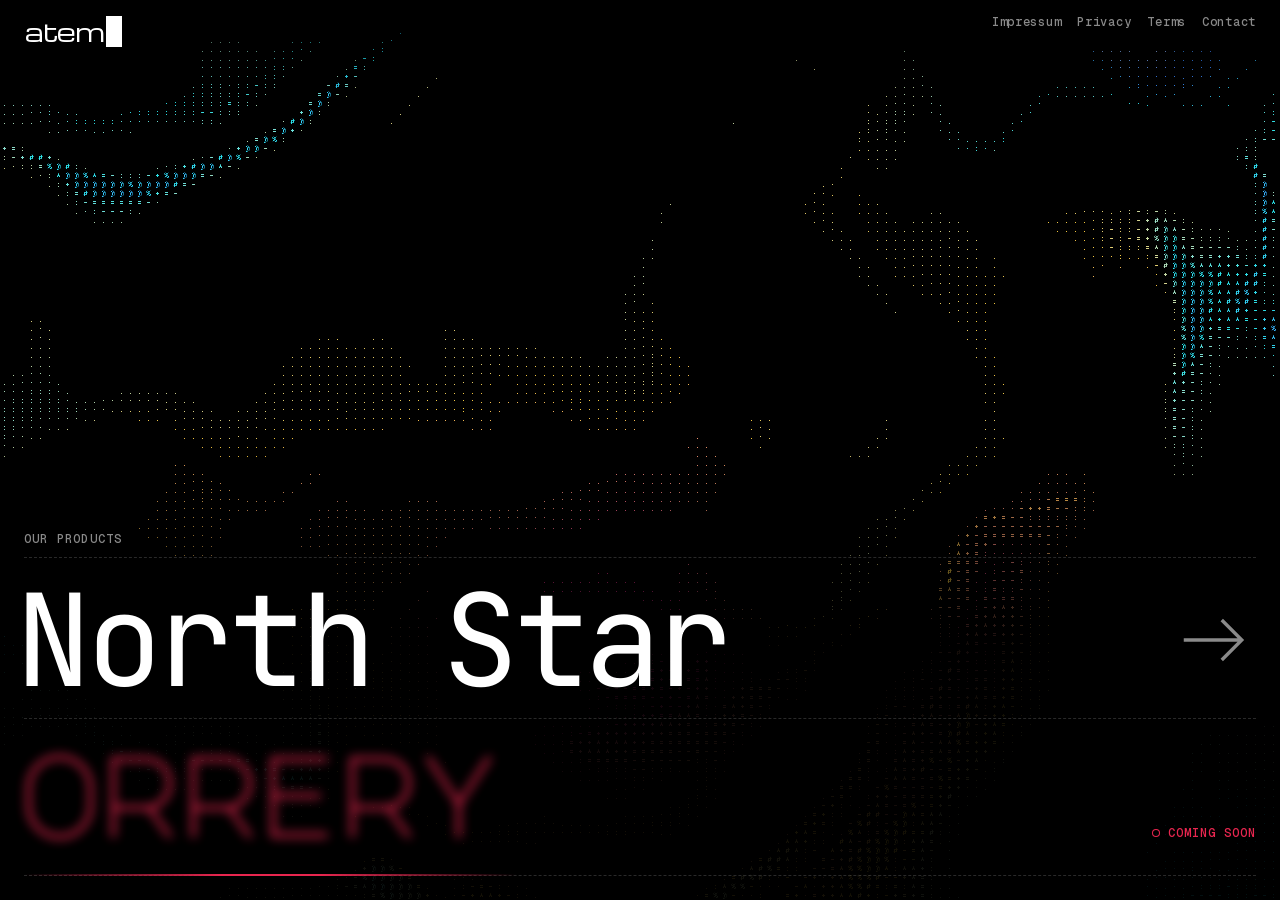
<file: index.html>
<!DOCTYPE html>
<html lang="en">
<head>
<meta charset="utf-8">
<meta name="viewport" content="width=device-width, initial-scale=1">
<title>ATEM</title>
<meta name="description" content="ATEM: North Star, and Orrery, the context layer for AI.">
<meta name="theme-color" content="#000000">
<meta property="og:title" content="ATEM">
<meta property="og:description" content="North Star, and Orrery, the context layer for AI.">
<meta property="og:url" content="https://atem-lab.com/">
<meta property="og:type" content="website">
<meta property="og:image" content="https://atem-lab.com/og.png">
<meta property="og:image:width" content="1200">
<meta property="og:image:height" content="630">
<meta name="twitter:card" content="summary_large_image">
<link rel="icon" href="/favicon.ico?v=3" sizes="32x32">
<link rel="icon" href="/favicon.svg?v=3" type="image/svg+xml">
<link rel="apple-touch-icon" href="/apple-touch-icon.png?v=3">
<link rel="manifest" href="/site.webmanifest">
<link rel="preload" href="/kit/fonts/michroma.woff2" as="font" type="font/woff2" crossorigin>
<link rel="preload" href="/kit/fonts/geist-mono.woff2" as="font" type="font/woff2" crossorigin>
<link rel="preload" href="/kit/fonts/jetbrains-mono.woff2" as="font" type="font/woff2" crossorigin>
<link rel="preload" href="/kit/fonts/inter.woff2" as="font" type="font/woff2" crossorigin>
<style>
  /* JetBrains Mono and Inter (SIL OFL 1.1, kit/fonts/LICENSE-*.txt), self-hosted, North Star's two faces. */
  @font-face { font-family: 'JetBrains Mono'; src: url('/kit/fonts/jetbrains-mono.woff2') format('woff2'); font-weight: 100 800; font-display: swap; }
  @font-face { font-family: 'Inter'; src: url('/kit/fonts/inter.woff2') format('woff2'); font-weight: 100 900; font-display: swap; }
  /* Major Mono Display (SIL OFL 1.1, fonts/LICENSE-MajorMonoDisplay.txt): Orrery's name. */
  @font-face { font-family: 'Major Mono Display'; src: url('/kit/fonts/major-mono-display.woff2') format('woff2'); font-display: swap; }
  /* Michroma (SIL OFL 1.1, fonts/LICENSE-Michroma.txt): the name. */
  @font-face { font-family: 'Michroma'; src: url('/kit/fonts/michroma.woff2') format('woff2'); font-display: swap; }
  /* Geist Mono (SIL OFL 1.1, fonts/LICENSE-GeistMono.txt): the small labels around it. */
  @font-face { font-family: 'Geist Mono'; src: url('/kit/fonts/geist-mono.woff2') format('woff2'); font-weight: 500; font-display: swap; }
  :root {
    --fg: #e6e6e6; --dim: #8a8a8a; --strong: #fff; --line: rgba(255, 255, 255, 0.16);
    --cyan: #2de2e6; --magenta: #ff3d9a; --orrery: #e8264f;
    --mono: 'JetBrains Mono', ui-monospace, Menlo, monospace;
    --sans: 'Inter', system-ui, sans-serif;
    --ease: cubic-bezier(0.16, 1, 0.3, 1);
    --ease-move: cubic-bezier(0.33, 1, 0.68, 1);
  }
  html, body { margin: 0; min-height: 100%; background: #000; color: var(--fg); font-family: var(--sans); -webkit-font-smoothing: antialiased; }
  body { overflow-x: hidden; }
  canvas.field { position: fixed; inset: 0; width: 100%; height: 100%; display: block; }

  /* A lab's index: the products are the page, in rows as big as a title. Pointing at one turns the whole field to its
     colour (North Star cyan, Orrery red) and opens its row. */
  .page { position: relative; z-index: 1; min-height: 100svh; box-sizing: border-box; display: flex; flex-direction: column; padding: 16px 24px 24px; }
  header { display: flex; align-items: flex-start; justify-content: space-between; gap: 24px; }
  /* The name is a prompt: atem and a block cursor. An open row types a slash and its product, in that product's own
     face and colour; atem steps back. */
  h1 { flex: none; margin: 0; display: flex; align-items: baseline; font: 500 clamp(24px, 2.37vw, 45px)/1 var(--mono); color: var(--strong); white-space: nowrap; }
  /* Keeps the line's height and baseline while nothing is typed yet. */
  .lab::before { content: ''; display: inline-block; }
  .caret { position: relative; width: 0.6em; height: 0; margin-left: 0.06em; }
  .caret::before { content: ''; position: absolute; left: 0; top: -0.86em; width: 0.52em; height: 1.04em; background: var(--tone, var(--strong)); animation: blink 1.1s infinite; }
  h1[data-typing] .caret::before { animation: none; }
  @keyframes blink { 0%, 54.9% { opacity: 1; } 55%, 100% { opacity: 0; } }
  .lab { font: 400 0.82em/1.22 'Michroma', var(--sans); letter-spacing: -0.04em; transition: color 120ms; }
  .slash { position: relative; width: 0.56em; height: 0; }
  .slash::before { content: ''; position: absolute; left: calc(50% - 0.05em); top: -0.893em; width: 0.1em; height: 1.045em; background: var(--tone, var(--strong)); transform: rotate(16deg); transition: background-color 120ms; }
  h1:not([data-of]) .slash { display: none; }
  h1[data-of] .lab { color: var(--dim); }
  h1[data-of=ns] { --tone: var(--cyan); }
  h1[data-of=g] { --tone: var(--orrery); }
  /* No line of their own (line height 0): the products' faces sit on atem's baseline and never move it. */
  .of { white-space: pre; color: var(--tone); }
  h1[data-of=ns] .of { font: 400 1em/0 var(--mono); letter-spacing: -0.045em; }
  h1[data-of=g] .of { font: 400 0.9em/0 'Major Mono Display', var(--mono); letter-spacing: 0; text-transform: lowercase; }
  main { flex: 1; display: flex; flex-direction: column; justify-content: flex-end; }
  /* The rows' contents sit a little in from the page's edge, on the same edge as the name ATEM's ink (measured below);
     their lines and the label run to the page's edge. */
  .rows { position: relative; --inset: 0px; }
  /* The glyphs never run under words: a black shade rising from the foot behind the rows. */
  .rows::before {
    content: ''; position: absolute; inset: -96px -24px -24px; z-index: -1; pointer-events: none;
    background: linear-gradient(to top, rgba(0, 0, 0, 0.92) 55%, rgba(0, 0, 0, 0));
  }
  .label { margin: 0 0 12px; font: 500 12px/1 'Geist Mono', var(--mono); letter-spacing: 0.1em; text-transform: uppercase; color: var(--dim); }
  .item { border-top: 1px dashed var(--line); --tone: var(--strong); }
  .item:last-child { border-bottom: 1px dashed var(--line); }
  .head {
    display: grid; grid-template-columns: 1fr auto; align-items: baseline; gap: 16px; width: 100%;
    padding: 18px 0 14px var(--inset); background: none; border: 0; color: inherit; text-align: left; cursor: pointer; font: inherit;
  }
  .title {
    display: inline-block; font: 500 clamp(48px, 10vw, 168px)/0.92 var(--sans); letter-spacing: -0.045em; color: var(--strong);
    transition: color 500ms var(--ease-move), transform 600ms var(--ease-move), filter 700ms var(--ease-move), opacity 700ms var(--ease-move);
  }
  .state { font: 500 12px/1 'Geist Mono', var(--mono); letter-spacing: 0.08em; text-transform: uppercase; color: var(--dim); display: inline-flex; align-items: center; gap: 8px; }
  .lamp { width: 8px; height: 8px; border-radius: 50%; box-shadow: inset 0 0 0 1px currentColor; }
  .item[data-live] .state { color: var(--cyan); }
  .item[data-live] .lamp { background: var(--cyan); box-shadow: 0 0 10px var(--cyan); }
  .item[data-soon] .state { color: var(--orrery); }
  .item.open .title { color: var(--tone); }
  /* A row that is a link: all of it, details too, and an arrow at its end. */
  .item.ns { position: relative; }
  a.head { text-decoration: none; box-sizing: border-box; outline: none; }
  a.head::after { content: ''; position: absolute; inset: 0; }
  .go { align-self: center; width: clamp(28px, 5vw, 84px); height: auto; fill: none; stroke: var(--dim); stroke-width: 1.7; transform: translateX(-16%); transition: transform 600ms var(--ease-move), stroke 500ms var(--ease-move); }
  .item.open .go { stroke: var(--tone); transform: none; }
  /* Each name is pulled left by its first letter's own side space (measured below), so its ink starts where the text
     under it starts. */
  .title { margin-left: calc(var(--pull, 0) * -1px); }
  /* North Star's name exactly as its own landing sets it (Landing.module.css .title): JetBrains Mono, regular,
     tracking -0.045em, line height 1. */
  .ns .title { font: 400 clamp(48px, 10vw, 168px)/1 var(--mono); letter-spacing: -0.045em; }
  /* A row opens to its details: 600 ms, eased so the move is seen. */
  .more { display: grid; grid-template-rows: 0fr; transition: grid-template-rows 600ms var(--ease-move); }
  .item.open .more { grid-template-rows: 1fr; }
  .more > div { overflow: hidden; }
  .inner { display: flex; align-items: flex-end; justify-content: space-between; gap: 32px; padding: 0 0 24px var(--inset); }
  .inner p { margin: 0; max-width: 420px; font-size: 16px; line-height: 1.5; color: var(--fg); }
  .inner form { display: flex; gap: 8px; width: min(420px, 100%); }
  .formwrap { display: flex; flex-direction: column; gap: 8px; align-items: flex-end; }
  .formwrap .note { max-width: 420px; text-align: right; text-wrap: balance; }

  /* North Star's page button (Button md): a white pill, the accent wiping in from the left on hover. */
  .button {
    position: relative; display: inline-flex; align-items: center; justify-content: center; flex: none;
    height: 36px; padding: 0 16px; border: 0; border-radius: 999px; background: #fff; color: #000;
    font: 500 14px/1 var(--sans); text-decoration: none; cursor: pointer; isolation: isolate; overflow: hidden;
    transition: color 200ms var(--ease), transform 70ms var(--ease);
  }
  .button::before {
    content: ''; position: absolute; inset: 0; z-index: -1; background: var(--accent, var(--magenta));
    transform: scaleX(0); transform-origin: left; transition: transform 400ms var(--ease);
  }
  .button:hover::before, .button:focus-visible::before { transform: scaleX(1); }
  .button:focus-visible { outline: none; }
  .button:active { transform: scale(0.97); }
  .button:disabled { opacity: 0.5; cursor: default; }
  .button:disabled::before { display: none; }
  /* North Star's field: a round well, a cyan ring from the keyboard. */
  .well {
    flex: 1; min-width: 0; height: 36px; box-sizing: border-box; padding: 0 16px;
    border: 1px solid var(--line); border-radius: 999px; background: rgba(255, 255, 255, 0.05);
    color: var(--strong); font: 400 14px var(--sans); outline: none;
    transition: border-color 200ms var(--ease), box-shadow 200ms var(--ease);
  }
  .well::placeholder { color: var(--dim); }
  .well:focus-visible { border-color: var(--cyan); box-shadow: 0 0 0 1px var(--cyan); }
  .trap { position: absolute; left: -9999px; width: 1px; height: 1px; opacity: 0; }
  .note { min-height: 1.4em; margin: 0; font-size: 12px; color: var(--dim); }
  .note[data-state=ok] { color: var(--cyan); }
  .note[data-state=error] { color: var(--magenta); }
  .legal a { color: inherit; text-decoration: none; }
  .note a { color: inherit; text-decoration: underline; text-decoration-color: rgba(255, 255, 255, 0.3); text-underline-offset: 3px; }
  .note a:hover, .legal a:hover { color: var(--strong); }
  /* The legal pages, quiet at the top right, across from the name. */
  .legal { display: flex; gap: 16px; font: 500 12px/1 'Geist Mono', var(--mono); letter-spacing: 0.06em; color: var(--dim); }

  /* Orrery: a thin mono for everything in its section (North Star keeps Inter, in its own only); its name in Major Mono
     Display, red, and out of focus until you come close, then sharp and bright. */
  .g, .g .well, .g .button, .g .note, .g .inner p { font-family: var(--mono); }
  .g .inner p { font-weight: 300; font-size: 15px; letter-spacing: 0.01em; }
  .g .well, .g .button { font-size: 13px; }
  /* The face sits low in its line: the foot padding makes the space under the letters the same as over them. */
  .g .title { font: 400 clamp(44px, 9vw, 150px)/0.95 'Major Mono Display', var(--mono); padding-bottom: 0.13em; text-transform: lowercase; color: var(--orrery); filter: blur(clamp(3px, 0.4vw, 6px)); opacity: 0.9; }
  .g.open .title { color: var(--orrery); filter: blur(0); opacity: 1; }
  /* Still being made: the row's bottom line a thin red light that runs from left to right, again and again, like
     something loading. */
  .item.g { position: relative; }
  .item.g::after {
    content: ''; position: absolute; left: 0; right: 0; bottom: -1px; height: 2px; pointer-events: none;
    background: linear-gradient(90deg, transparent, var(--orrery) 40%, var(--orrery) 60%, transparent) no-repeat;
    background-size: 40% 100%; animation: loading 3.2s cubic-bezier(0.45, 0, 0.55, 1) infinite;
  }
  @keyframes loading { from { background-position: -60% 0; } to { background-position: 160% 0; } }

  /* Nothing to point with: a tap goes straight to the product, so its line is there already. */
  @media (hover: none) { .ns .more { grid-template-rows: 1fr; } }
  @media (max-width: 360px) { h1 { font-size: 20px; } }
  @media (max-width: 760px) {
    header { gap: 8px; }
    /* One under the other: the name grows with a product's, and the links must not move for it. */
    .legal { flex-direction: column; align-items: flex-end; gap: 6px; line-height: 1.4; }
    .page { padding: 16px; }
    .rows::before { inset: -96px -16px -16px; }
    .inner { flex-direction: column; align-items: flex-start; }
    .formwrap { align-items: flex-start; width: 100%; }
    .formwrap .note { text-align: left; white-space: normal; }
  }
</style>
</head>
<body>
<canvas class="field" aria-hidden="true"></canvas>
<div class="page">
  <header><h1 aria-label="ATEM"><span class="lab" aria-hidden="true">atem</span><span class="slash" aria-hidden="true"></span><span class="of" aria-hidden="true"></span><span class="caret" aria-hidden="true"></span></h1><script>document.querySelector('.lab').textContent = ''</script><nav class="legal" aria-label="Legal"><a href="/impressum">Impressum</a><a href="/privacy">Privacy</a><a href="/terms">Terms</a><a href="/contact">Contact</a></nav></header>
<main>
    <div class="rows">
      <p class="label">Our products</p>
      <section class="item ns" data-live data-tint="#2de2e6" style="--tone:var(--cyan)">
        <a class="head" href="/north-star/">
          <span class="title">North Star</span><svg class="go" viewBox="0 0 32 24" aria-hidden="true"><path d="M1 12h29M20 2l10 10-10 10"/></svg>
        </a>
        <div class="more"><div><div class="inner">
          <p>One workspace for your idea: its canvas, tasks and conversations, and an agent that knows all of it.</p>
        </div></div></div>
      </section>
      <section class="item g" data-soon data-tint="#e8264f" style="--tone:var(--orrery)">
        <button class="head" type="button" aria-expanded="false">
          <span class="title">Orrery</span><span class="state"><span class="lamp"></span>coming soon</span>
        </button>
        <div class="more"><div><div class="inner">
          <p>The context layer for AI.</p>
          <div class="formwrap">
            <form data-waitlist novalidate>
              <input class="well" type="email" name="email" placeholder="you@example.com" autocomplete="email" aria-label="Your email">
              <input class="trap" type="text" name="website" tabindex="-1" autocomplete="off" aria-hidden="true">
              <button class="button" type="submit" style="--accent:var(--orrery)">join the waitlist</button>
            </form>
            <p class="note" data-note role="status">Only to tell you when Orrery is ready. We send a link to confirm. <a href="/privacy">Privacy</a></p>
          </div>
        </div></div></div>
      </section>
    </div>
  </main>
</div>
<script type="module">
  import { backdrop as atemBackdrop } from '/kit/src/backdrop.js?v=0.1.1';
  const field = atemBackdrop(document.querySelector('canvas.field'));

  // Every first letter has its own side space. Draw the first letters on a canvas and find where their ink really starts:
  // each row's text then starts its ink on ATEM's ink edge, and its name is pulled left to the same edge.
  const inkLeft = (font, ch) => {
    const c = document.createElement('canvas'); c.width = 400; c.height = 300;
    const x = c.getContext('2d', { willReadFrequently: true });
    x.font = font; x.textBaseline = 'middle'; x.fillText(ch, 100, 150);
    const d = x.getImageData(0, 0, 400, 300).data;
    for (let col = 0; col < 400; col++) for (let row = 0; row < 300; row++) if (d[(row * 400 + col) * 4 + 3] > 40) return col - 100;
    return 0;
  };
  const fontOf = (el) => { const cs = getComputedStyle(el); return `${cs.fontStyle} ${cs.fontWeight} ${cs.fontSize} ${cs.fontFamily}`; };
  const align = () => {
    const h1 = document.querySelector('h1');
    const edge = h1.getBoundingClientRect().left + inkLeft(fontOf(h1.querySelector('.lab')), 'a');
    const rowsLeft = document.querySelector('.rows').getBoundingClientRect().left;
    for (const t of document.querySelectorAll('.title')) {
      const item = t.closest('.item'), p = item.querySelector('.inner p');
      const first = getComputedStyle(t).textTransform === 'lowercase' ? t.textContent[0].toLowerCase() : t.textContent[0];
      const pInk = inkLeft(fontOf(p), p.textContent.trim()[0]);
      item.style.setProperty('--inset', `${Math.max(0, edge - rowsLeft - pInk).toFixed(1)}px`);
      t.style.setProperty('--pull', (inkLeft(fontOf(t), first) - pInk).toFixed(1));
    }
  };
  // The name is typed later, so its face isn't asked for yet: ask.
  Promise.all([document.fonts.load(fontOf(document.querySelector('.lab')), 'a'), document.fonts.ready]).then(align);

  addEventListener('resize', align);

  // The name, typed: atem as the page opens, then a slash and the open row's product; letter by letter erased again.
  // `lab` and `n` are how much is on screen of atem and of "/product"; every step goes one letter towards what is wanted.
  const name = (() => {
    const h1 = document.querySelector('h1'), labEl = h1.querySelector('.lab'), of = h1.querySelector('.of');
    const LAB = 'atem', START = 450, TYPE_LAB = 130, TYPE = 48, ERASE = 22, REST = 350;
    let lab = 0, n = 0, shown = null, wanted = null, timer = 0;
    const text = (item) => (item ? '/' + item.querySelector('.title').textContent : '');
    const draw = () => {
      labEl.textContent = LAB.slice(0, lab);
      if (n) h1.dataset.of = shown.classList.contains('ns') ? 'ns' : 'g'; else h1.removeAttribute('data-of');
      of.textContent = text(shown).slice(1, Math.max(1, n));
    };
    const step = () => {
      timer = 0;
      let wait = 0;
      if (lab < LAB.length) { lab++; wait = TYPE_LAB; }
      else if (shown !== wanted && n > 0) { n--; wait = ERASE; }
      else {
        shown = wanted;
        if (n < text(shown).length) { n++; wait = TYPE; }
      }
      draw();
      if (wait) { h1.dataset.typing = ''; timer = setTimeout(step, wait); }
      else timer = setTimeout(() => { timer = 0; h1.removeAttribute('data-typing'); if (shown !== wanted) step(); }, REST);
    };
    const start = () => { clearTimeout(timer); step(); };
    // Coming back is not opening: the name is simply there.
    const entry = performance.getEntriesByType('navigation')[0];
    if (entry && entry.type === 'back_forward') { lab = LAB.length; draw(); }
    else timer = setTimeout(step, START);
    return {
      set(item) {
        if (item === wanted) return;
        wanted = item;
        if (lab === LAB.length) start();
      },
      reset() {
        clearTimeout(timer);
        timer = 0; lab = LAB.length; n = 0; shown = wanted = null;
        h1.removeAttribute('data-typing');
        draw();
      },
    };
  })();

  // One row open at a time: pointing opens it, a press keeps it open (touch has no pointing), leaving goes back to the
  // kept one.
  const items = [...document.querySelectorAll('.item')];
  let kept = null;
  const show = (item) => {
    for (const it of items) {
      const on = it === item;
      it.classList.toggle('open', on);
      const head = it.querySelector('button.head');
      if (head) head.setAttribute('aria-expanded', on);
    }
    name.set(item);
    field.setTint(item ? item.dataset.tint : null, item ? 0.82 : 0);
  };
  for (const it of items) {
    it.addEventListener('pointerenter', (e) => { if (e.pointerType === 'mouse') show(it); });
    it.addEventListener('pointerleave', (e) => { if (e.pointerType === 'mouse' && !it.querySelector(':focus-visible')) show(kept); });
    const head = it.querySelector('button.head');
    if (head) head.addEventListener('click', () => { kept = kept === it ? null : it; show(kept); });
    it.addEventListener('focusin', (e) => { if (e.target.matches(':focus-visible')) show(it); });
  }
  // The browser keeps this page as it was left and hands it back on "back", the followed row still open and focused.
  // Leave it closed; on return the pointer may already be over a row, which says nothing until it moves.
  const rest = () => {
    if (document.activeElement) document.activeElement.blur();
    kept = null;
    show(null);
    name.reset();
  };
  addEventListener('pagehide', rest);
  addEventListener('pageshow', (e) => {
    if (!e.persisted) return;
    rest();
    addEventListener('pointermove', (m) => {
      const it = m.pointerType === 'mouse' && m.target.closest && m.target.closest('.item');
      if (it) show(it);
    }, { once: true });
  });

  // The waitlist (D-429 in North Star's memory bank): the email goes to the joinWaitlist function, which keeps it in
  // Firestore. Local tries can point it elsewhere: 127.0.0.1/?endpoint=<url>.
  (() => {
    const local = location.hostname === '127.0.0.1' && new URLSearchParams(location.search).get('endpoint');
    const ENDPOINT = local || 'https://europe-west1-north-star-db.cloudfunctions.net/joinWaitlist';
    const form = document.querySelector('[data-waitlist]');
    const note = document.querySelector('[data-note]');
    const button = form.querySelector('button');
    const first = note.innerHTML;
    const say = (text, state) => { note.textContent = text; note.dataset.state = state || ''; };
    form.addEventListener('submit', async (e) => {
      e.preventDefault();
      const email = form.email.value.trim();
      if (!/^[^\s@]+@[^\s@]+\.[^\s@]{2,}$/.test(email)) return say("That doesn't look like an email.", 'error');
      button.disabled = true;
      say('Sending…');
      try {
        const res = await fetch(ENDPOINT, {
          method: 'POST',
          headers: { 'Content-Type': 'application/json' },
          body: JSON.stringify({ email, product: 'orrery', website: form.website.value }),
        });
        const data = await res.json().catch(() => ({}));
        if (!res.ok) throw new Error(data.error || 'Something went wrong. Try again.');
        form.reset();
        say("Check your inbox and confirm: we sent you a link.", 'ok');
      } catch (err) {
        say(err.message === 'Failed to fetch' ? "Couldn't reach us. Try again." : err.message, 'error');
      } finally {
        button.disabled = false;
      }
    });
    form.email.addEventListener('input', () => { if (note.dataset.state === 'error') { note.innerHTML = first; note.dataset.state = ''; } });
  })();
</script>
</body>
</html>
</file>
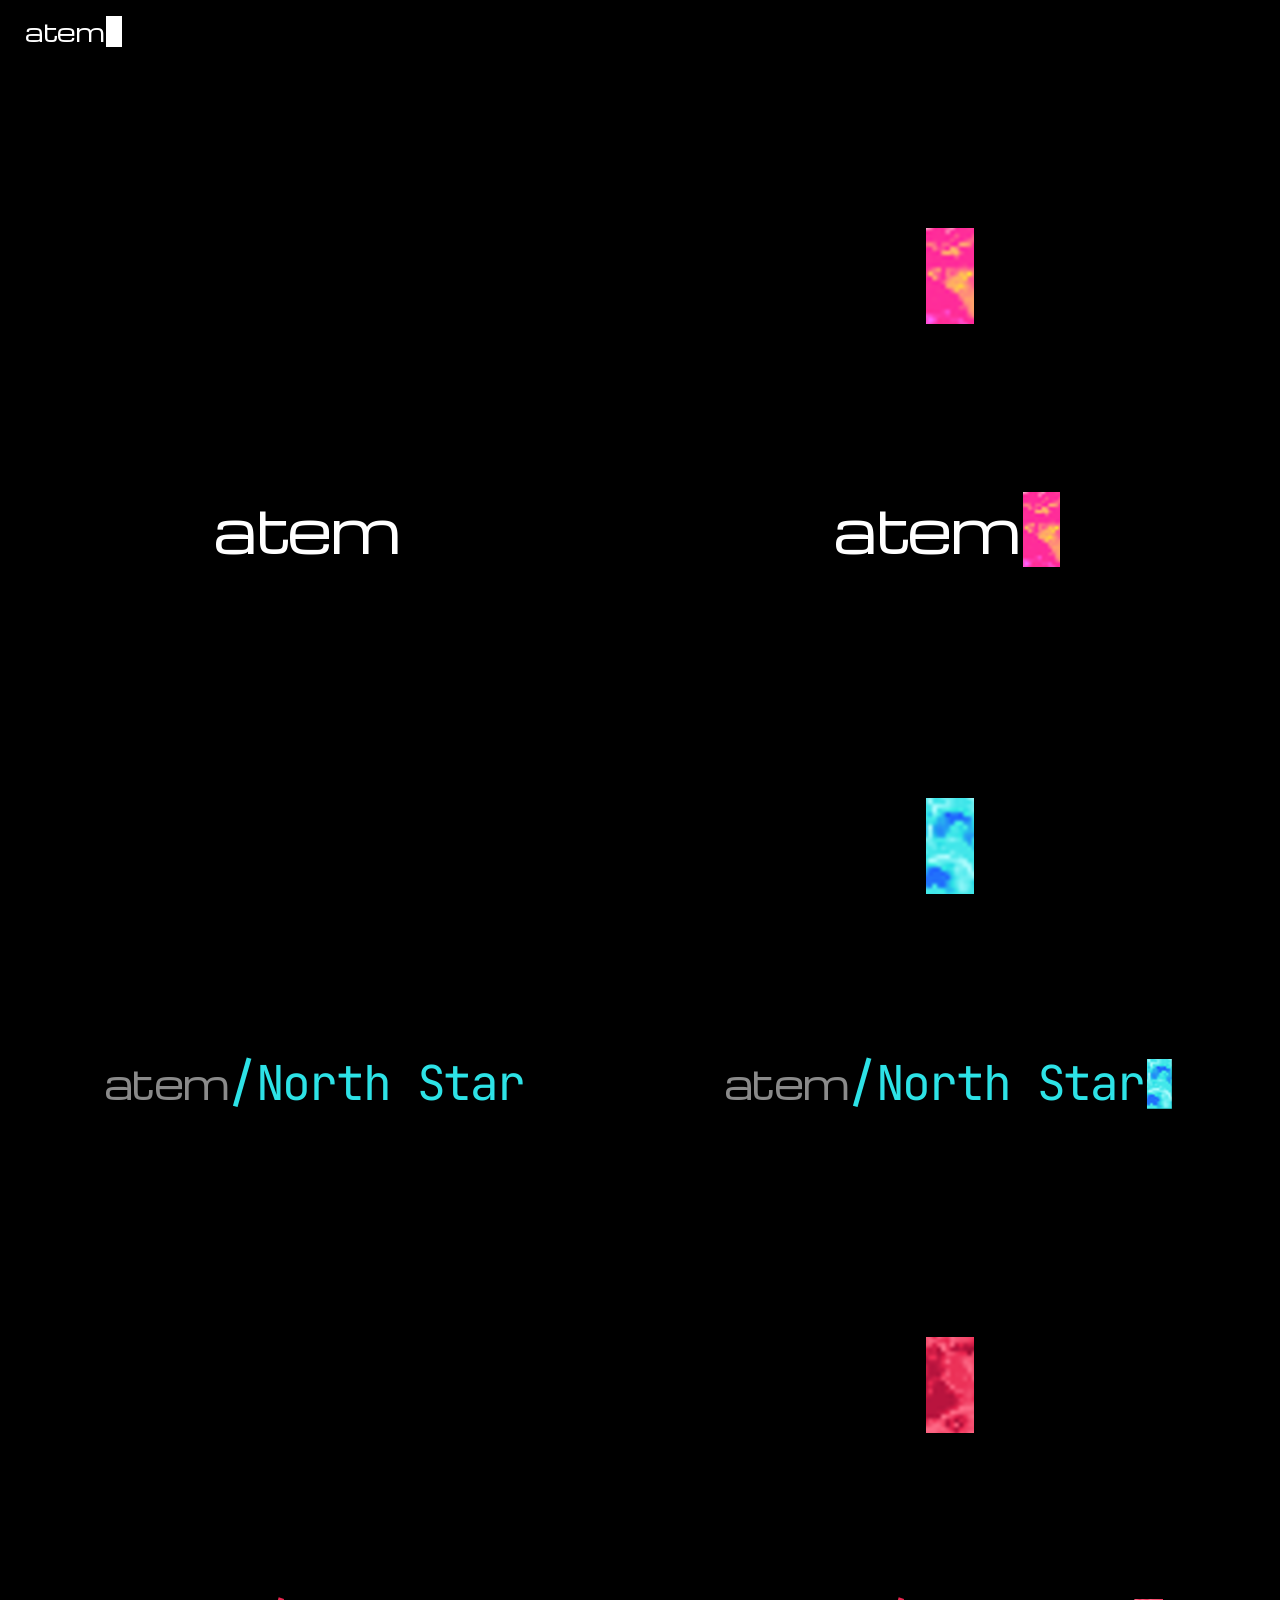
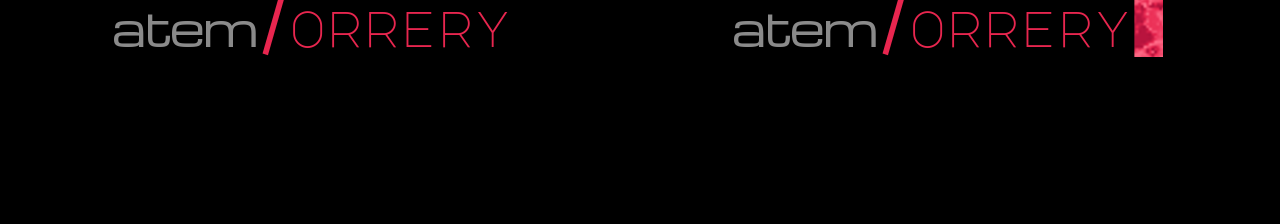
<file: logos/index.html>
<!DOCTYPE html>
<html lang="en">
<head>
<meta charset="utf-8">
<meta name="viewport" content="width=device-width, initial-scale=1">
<title>Logos · ATEM</title>
<meta name="robots" content="noindex">
<meta name="theme-color" content="#000000">
<link rel="icon" href="/favicon.ico?v=3" sizes="32x32">
<link rel="icon" href="/favicon.svg?v=3" type="image/svg+xml">
<link rel="apple-touch-icon" href="/apple-touch-icon.png?v=3">
<link rel="manifest" href="/site.webmanifest">
<link rel="stylesheet" href="/kit/src/fonts.css?v=0.1.1">
<link rel="stylesheet" href="/kit/src/name.css?v=0.1.1">
<style>
  @font-face { font-family: 'JetBrains Mono'; src: url('/kit/fonts/jetbrains-mono.woff2') format('woff2'); font-weight: 100 800; font-display: swap; }
  @font-face { font-family: 'Major Mono Display'; src: url('/kit/fonts/major-mono-display.woff2') format('woff2'); font-display: swap; }
  * { box-sizing: border-box; }
  html, body { margin: 0; background: #000; color: #fff; }
  canvas { display: block; }
  header { padding: 16px 24px 0; }
  h1 { position: absolute; width: 1px; height: 1px; overflow: hidden; clip: rect(0 0 0 0); }
  main { max-width: 1240px; margin: 0 auto; padding: 120px 24px 160px; display: flex; flex-direction: column; gap: 160px; }
  .row { display: grid; grid-template-columns: repeat(2, minmax(0, 1fr)); gap: 96px 48px; justify-items: center; align-items: center; }
  @media (max-width: 860px) { .row { grid-template-columns: 1fr; } }
</style>
</head>
<body>
<header><a class="name" href="/" aria-label="ATEM, home"><span class="lab" aria-hidden="true">atem</span><span class="slash" aria-hidden="true"></span></a></header>
<main>
  <h1>Logos</h1>
  <div class="row">
    <canvas data-k="icon" data-p="atem" data-v="solid" data-s="220"></canvas>
    <canvas data-k="icon" data-p="atem" data-v="colour" data-s="220"></canvas>
    <canvas data-k="word" data-p="atem" data-v="solid" data-m="72"></canvas>
    <canvas data-k="word" data-p="atem" data-v="colour" data-m="72"></canvas>
  </div>
  <div class="row">
    <canvas data-k="icon" data-p="ns" data-v="solid" data-s="220"></canvas>
    <canvas data-k="icon" data-p="ns" data-v="colour" data-s="220"></canvas>
    <canvas data-k="word" data-p="ns" data-v="solid" data-m="48"></canvas>
    <canvas data-k="word" data-p="ns" data-v="colour" data-m="48"></canvas>
  </div>
  <div class="row">
    <canvas data-k="icon" data-p="g" data-v="solid" data-s="220"></canvas>
    <canvas data-k="icon" data-p="g" data-v="colour" data-s="220"></canvas>
    <canvas data-k="word" data-p="g" data-v="solid" data-m="56"></canvas>
    <canvas data-k="word" data-p="g" data-v="colour" data-m="56"></canvas>
  </div>
</main>
<script type="module">
import * as M from '/kit/src/mark.js?v=0.1.1';
{
  const dpr = Math.max(1, Math.min(3, window.devicePixelRatio || 1));
  const els = [...document.querySelectorAll('canvas[data-k]')].map((el) => ({ el, ctx: el.getContext('2d'), d: el.dataset, key: '' }));
  function size(o) {
    const d = o.d;
    if (d.k === 'word') {
      const m = +d.m, w = Math.ceil(M.wordWidth(o.ctx, { m, product: d.p }) + 0.1 * m), h = Math.ceil(1.3 * m);
      o.el.width = Math.round(w * dpr); o.el.height = Math.round(h * dpr); o.el.style.width = w + 'px'; o.el.style.height = h + 'px';
    } else {
      // favicons at the size a tab shows them, drawn on their own 16-px grid
      const s = +d.s;
      o.el.width = o.el.height = Math.round(s * dpr); o.el.style.width = o.el.style.height = s + 'px';
    }
  }
  function draw(o, t) {
    const d = o.d, colour = d.v === 'colour', still = !!d.still;
    const on = colour ? true : (d.k === 'fav' ? true : M.blinkOn(t));
    const key = on + '|' + (colour && !still ? M.tick() : 0);
    if (key === o.key) return; o.key = key;
    if (d.k === 'word') {
      o.ctx.setTransform(dpr, 0, 0, dpr, 0, 0); o.ctx.clearRect(0, 0, o.el.width, o.el.height);
      M.word(o.ctx, { m: +d.m, x: 0, base: +d.m, product: d.p, variant: colour ? 'colour' : 'solid', still, on });
    } else {
      M.icon(o.ctx, o.el.width, { product: d.p, variant: colour ? 'colour' : 'solid', still, mode: d.k === 'fav' ? 'fav' : 'bleed', on });
    }
  }
  function loop(t) { M.step(); for (const o of els) draw(o, t); requestAnimationFrame(loop); }
  const fonts = ['400 20px Michroma', '400 20px "JetBrains Mono"', '400 20px "Major Mono Display"'].map((f) => document.fonts.load(f));
  Promise.all(fonts).finally(() => { els.forEach(size); requestAnimationFrame(loop); });
}
</script>
</body>
</html>
</file>
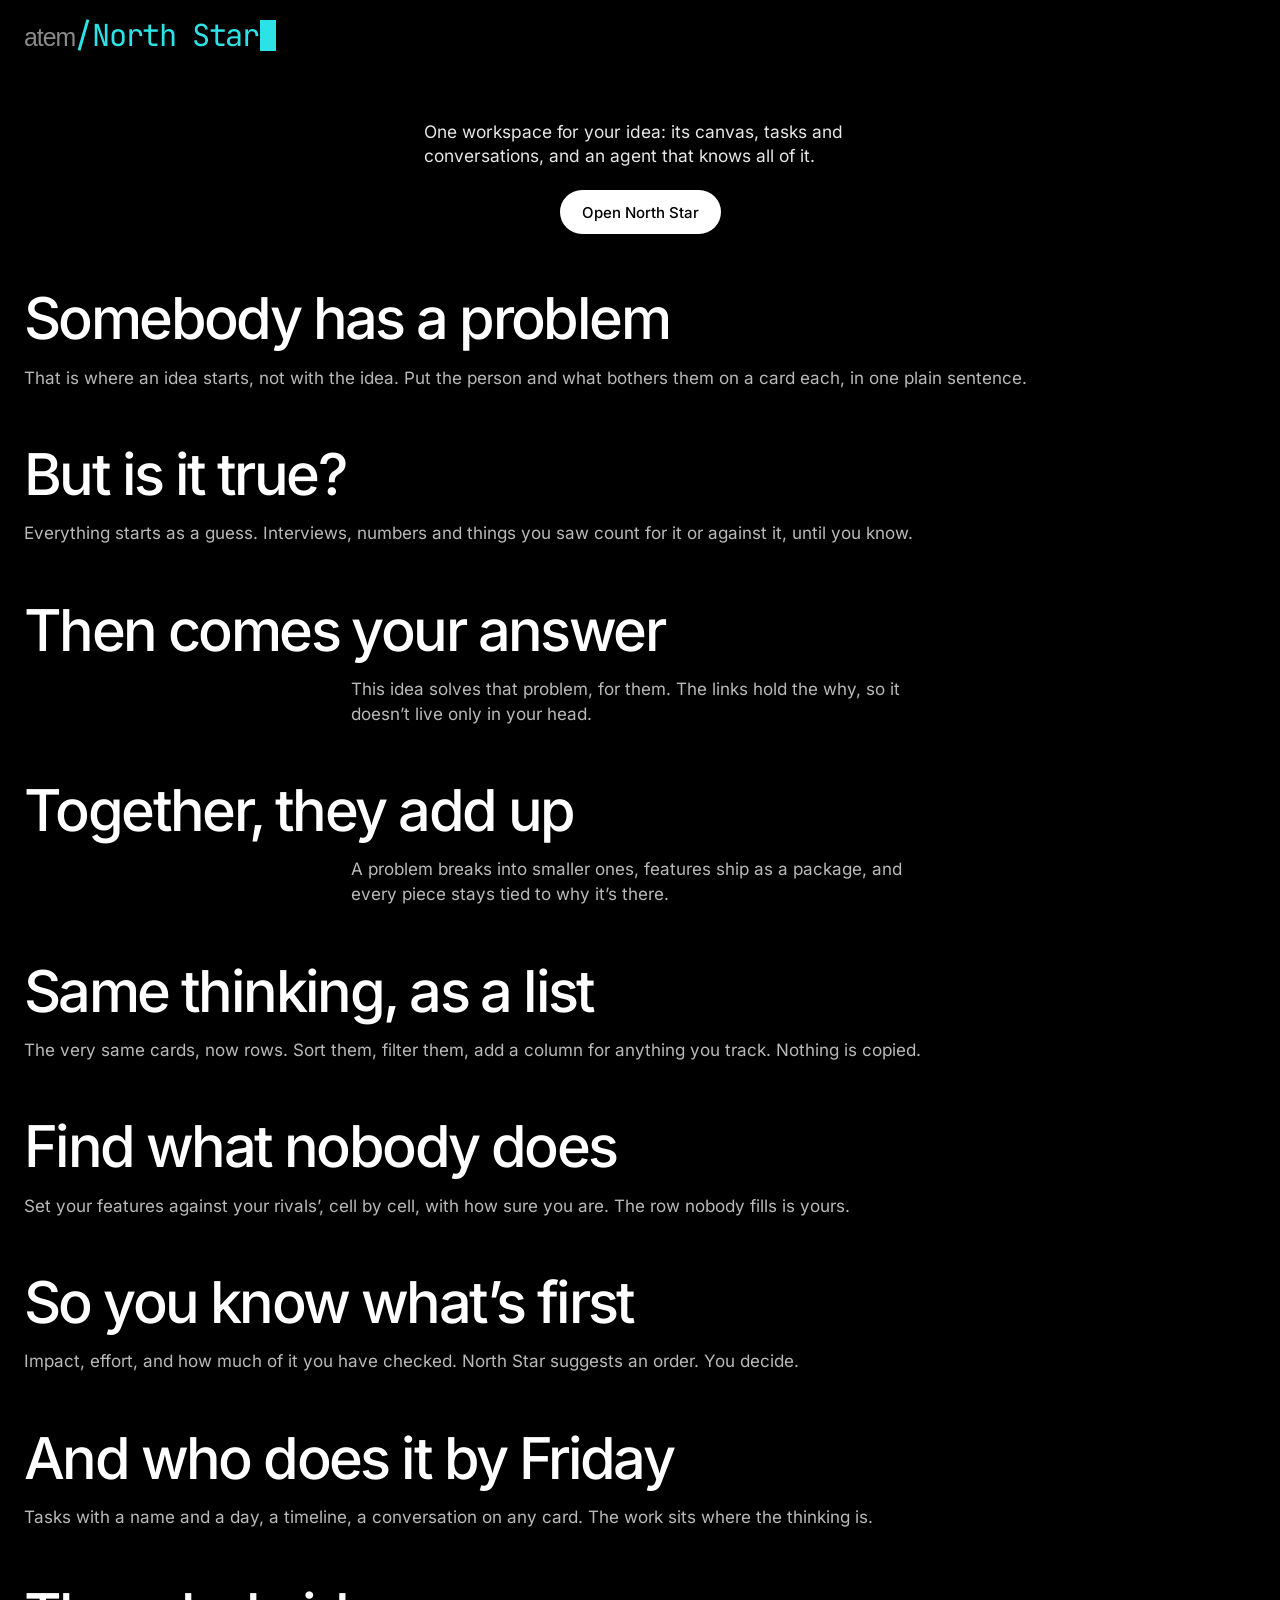
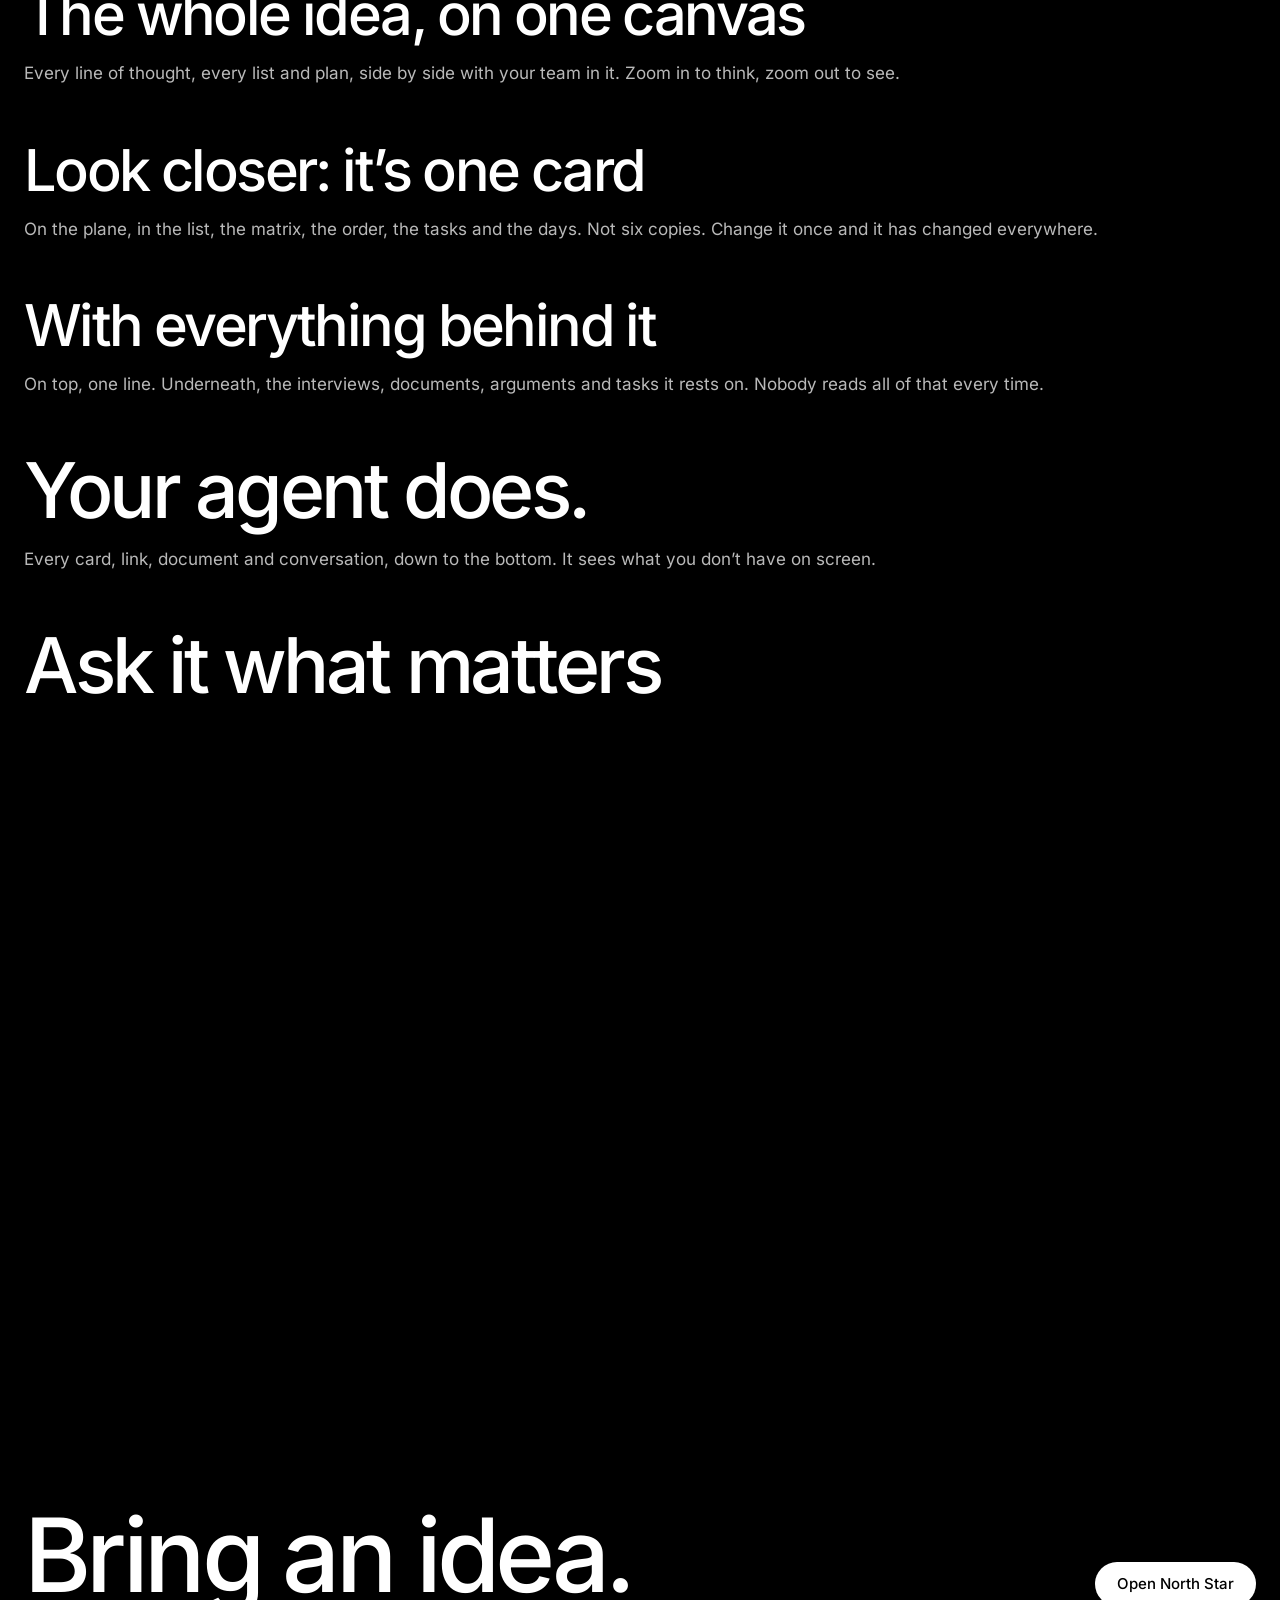
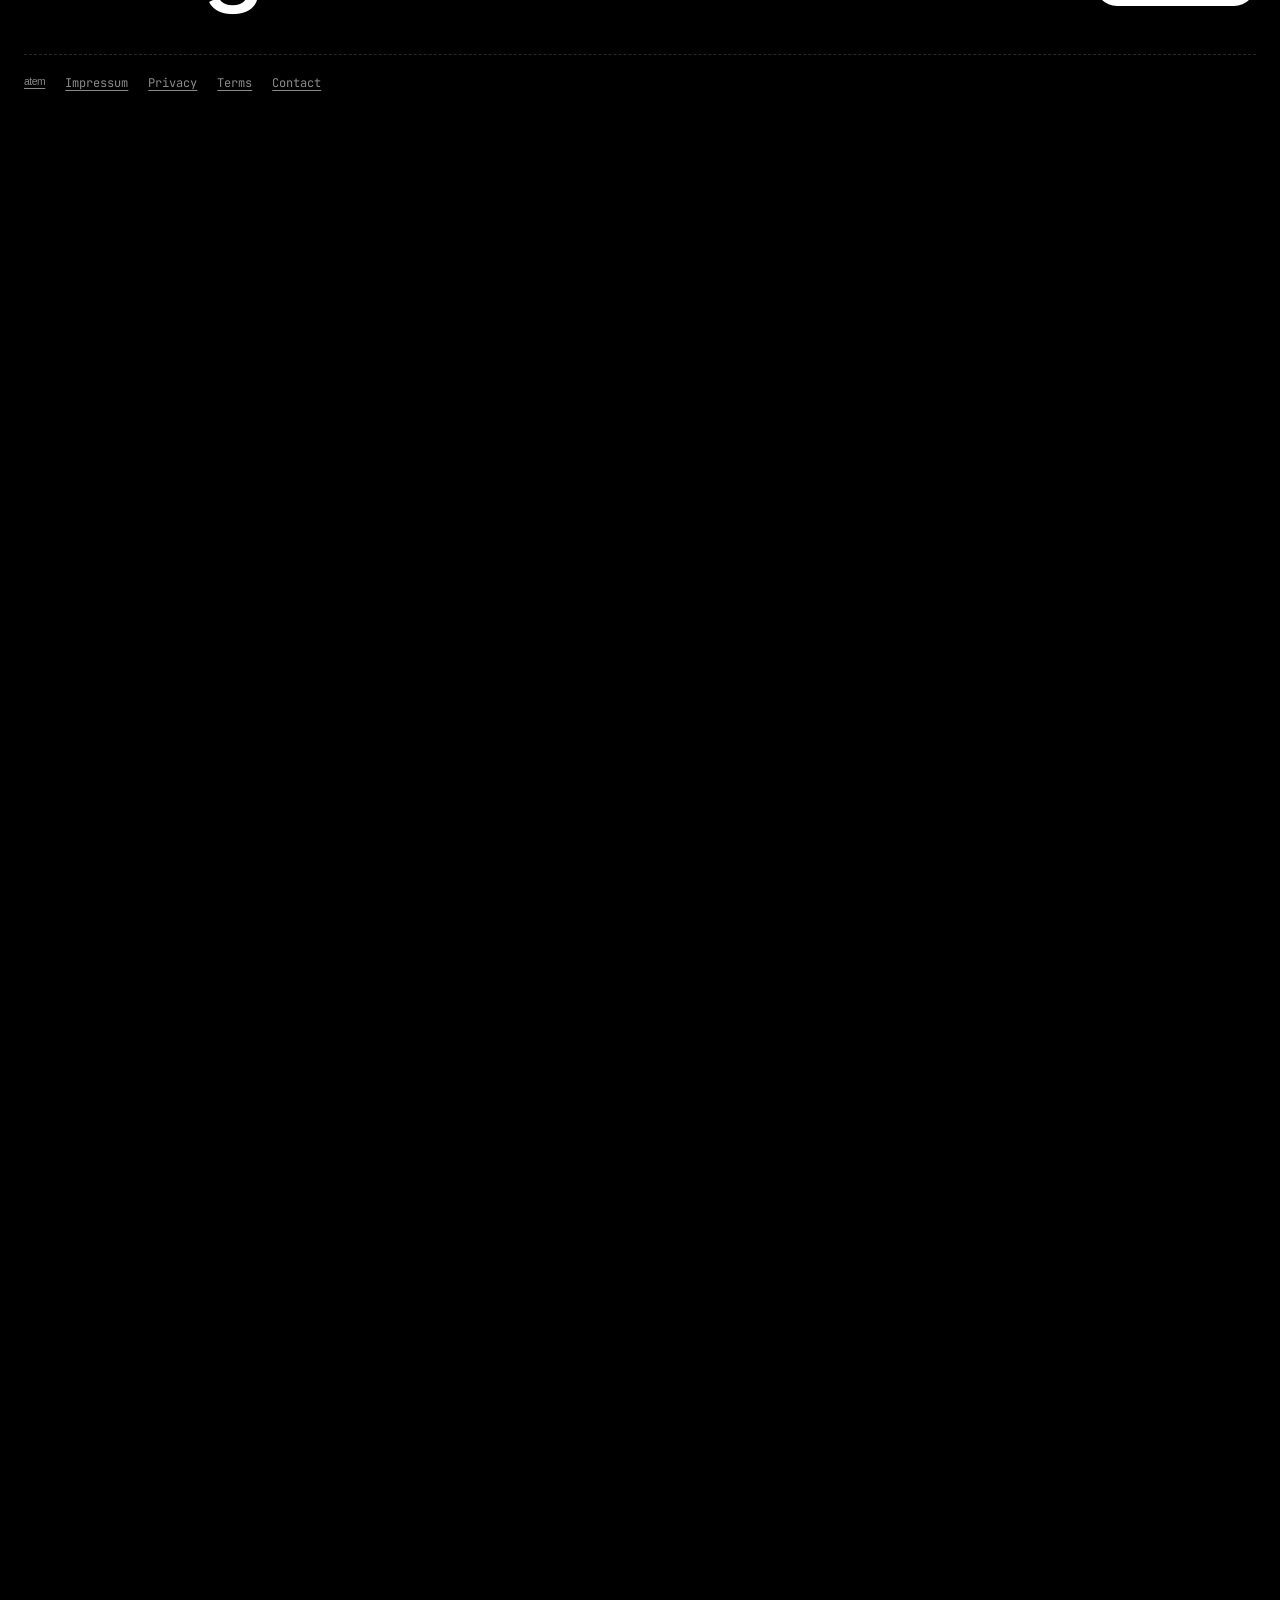
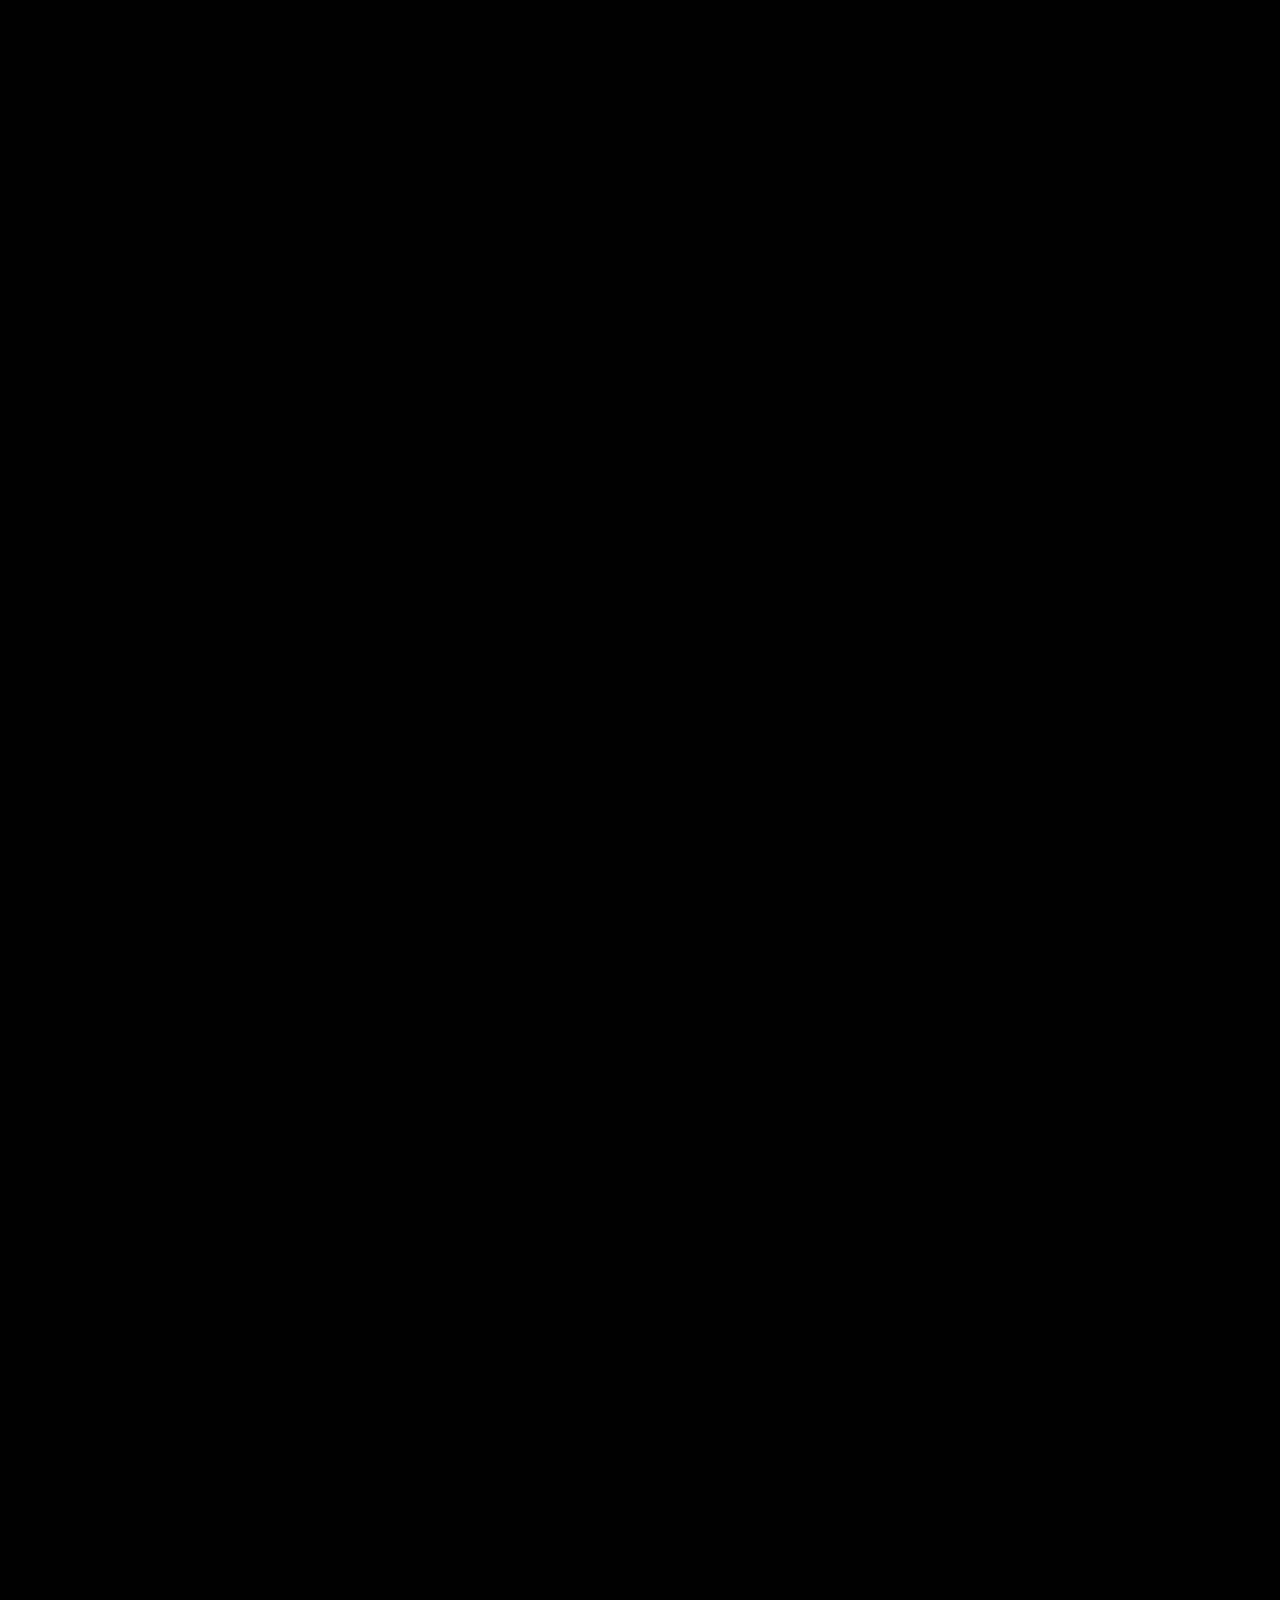
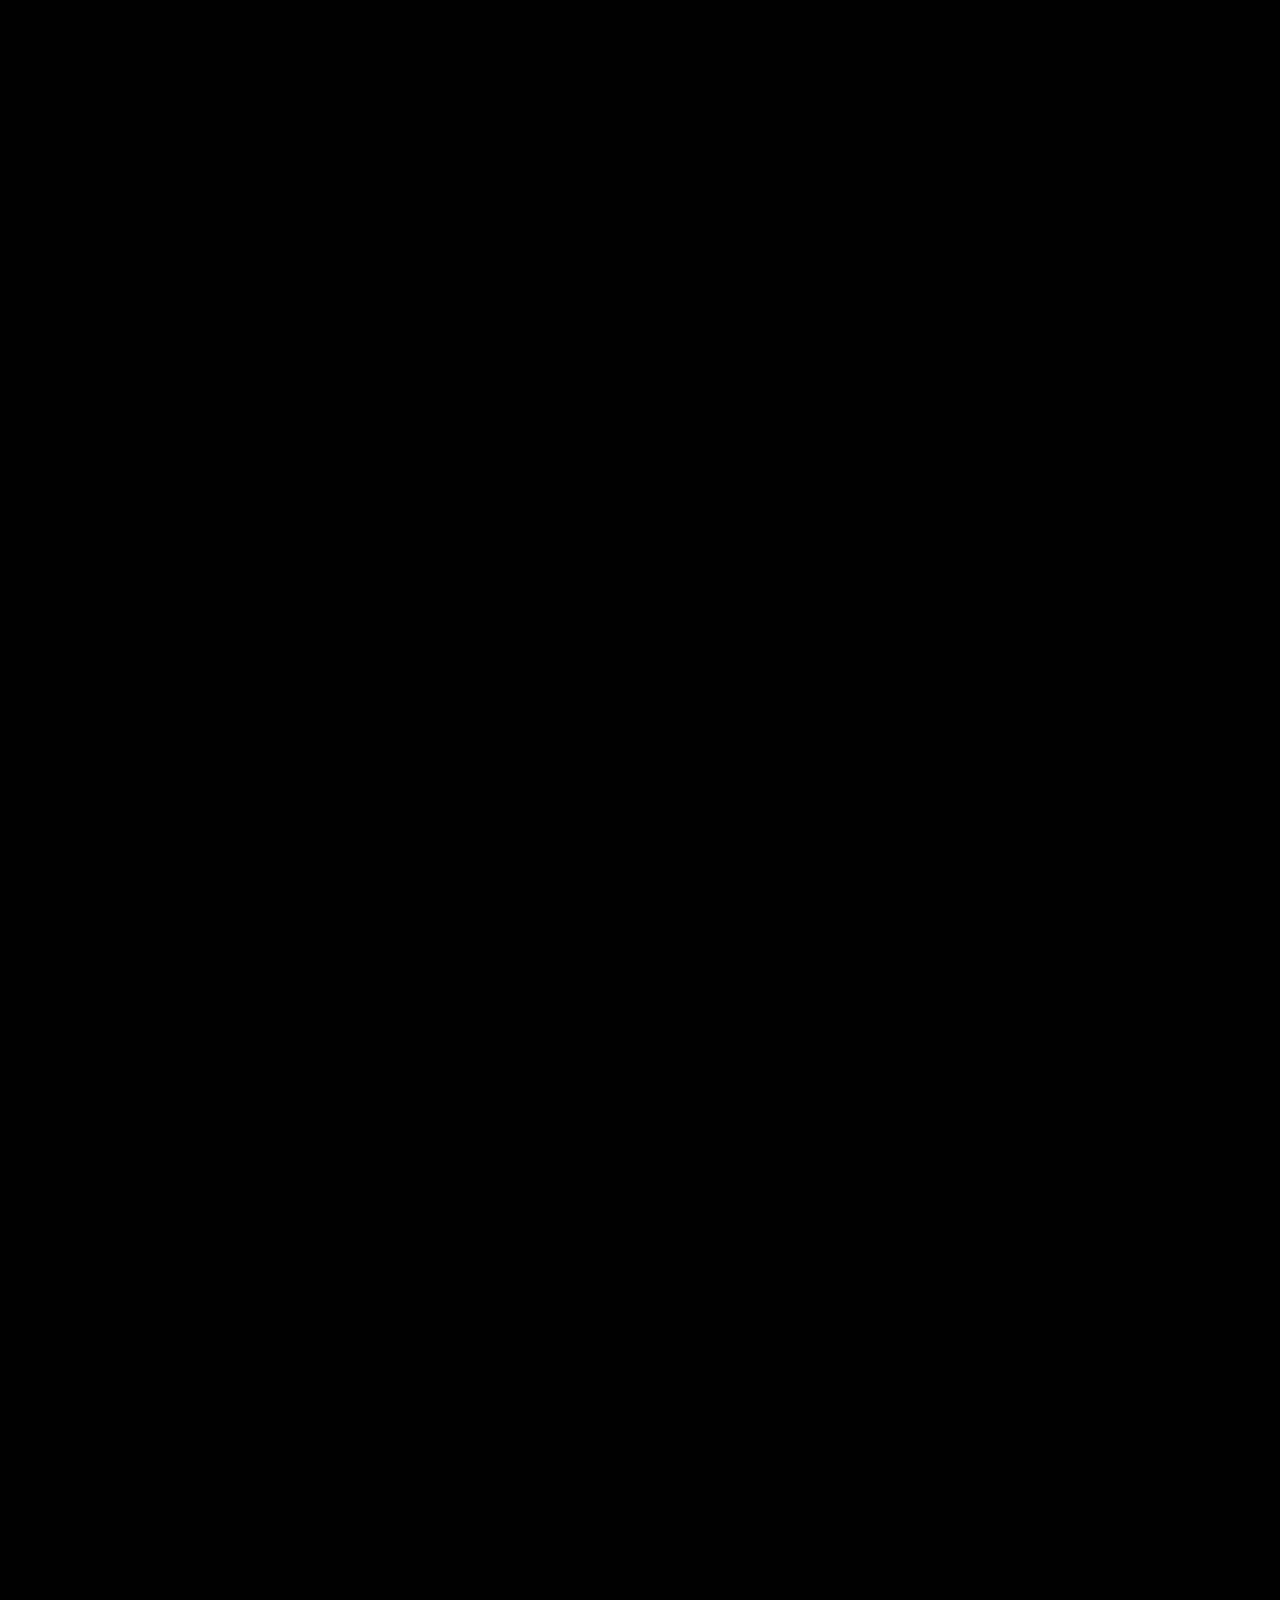
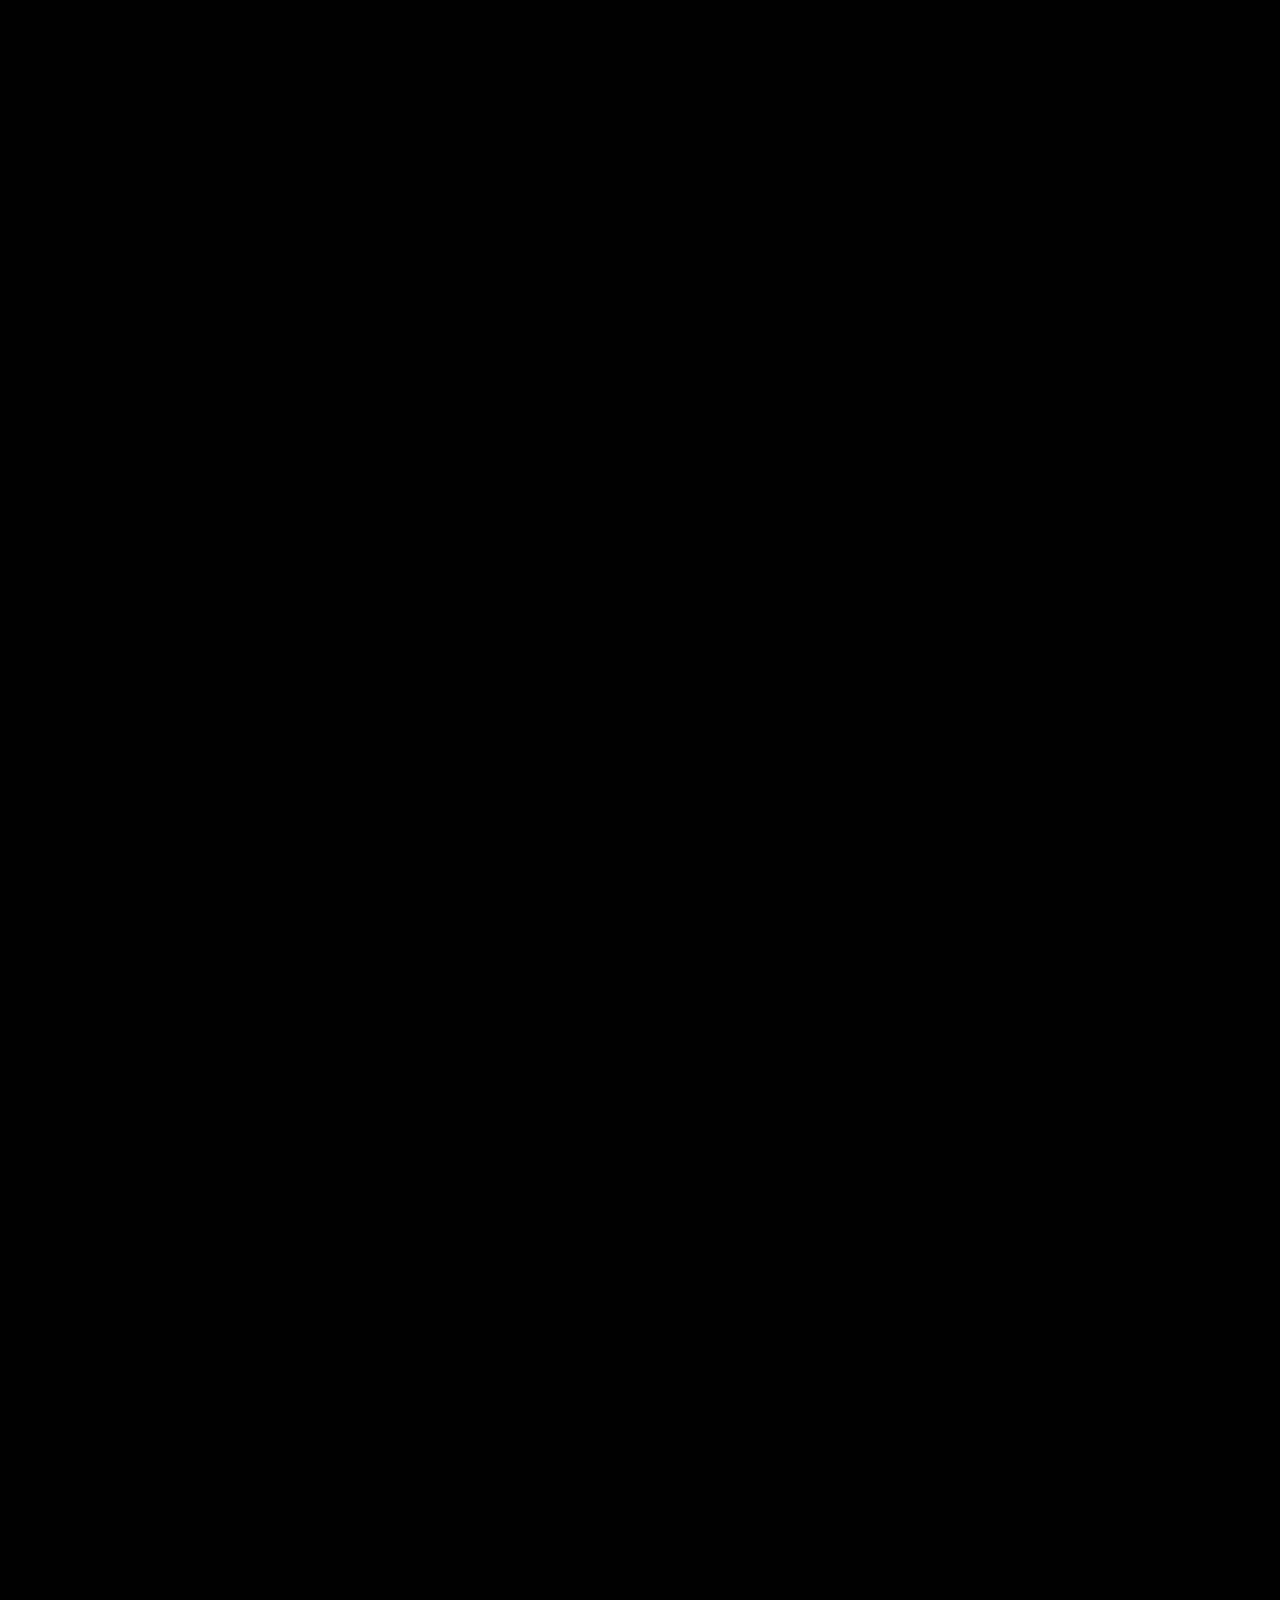
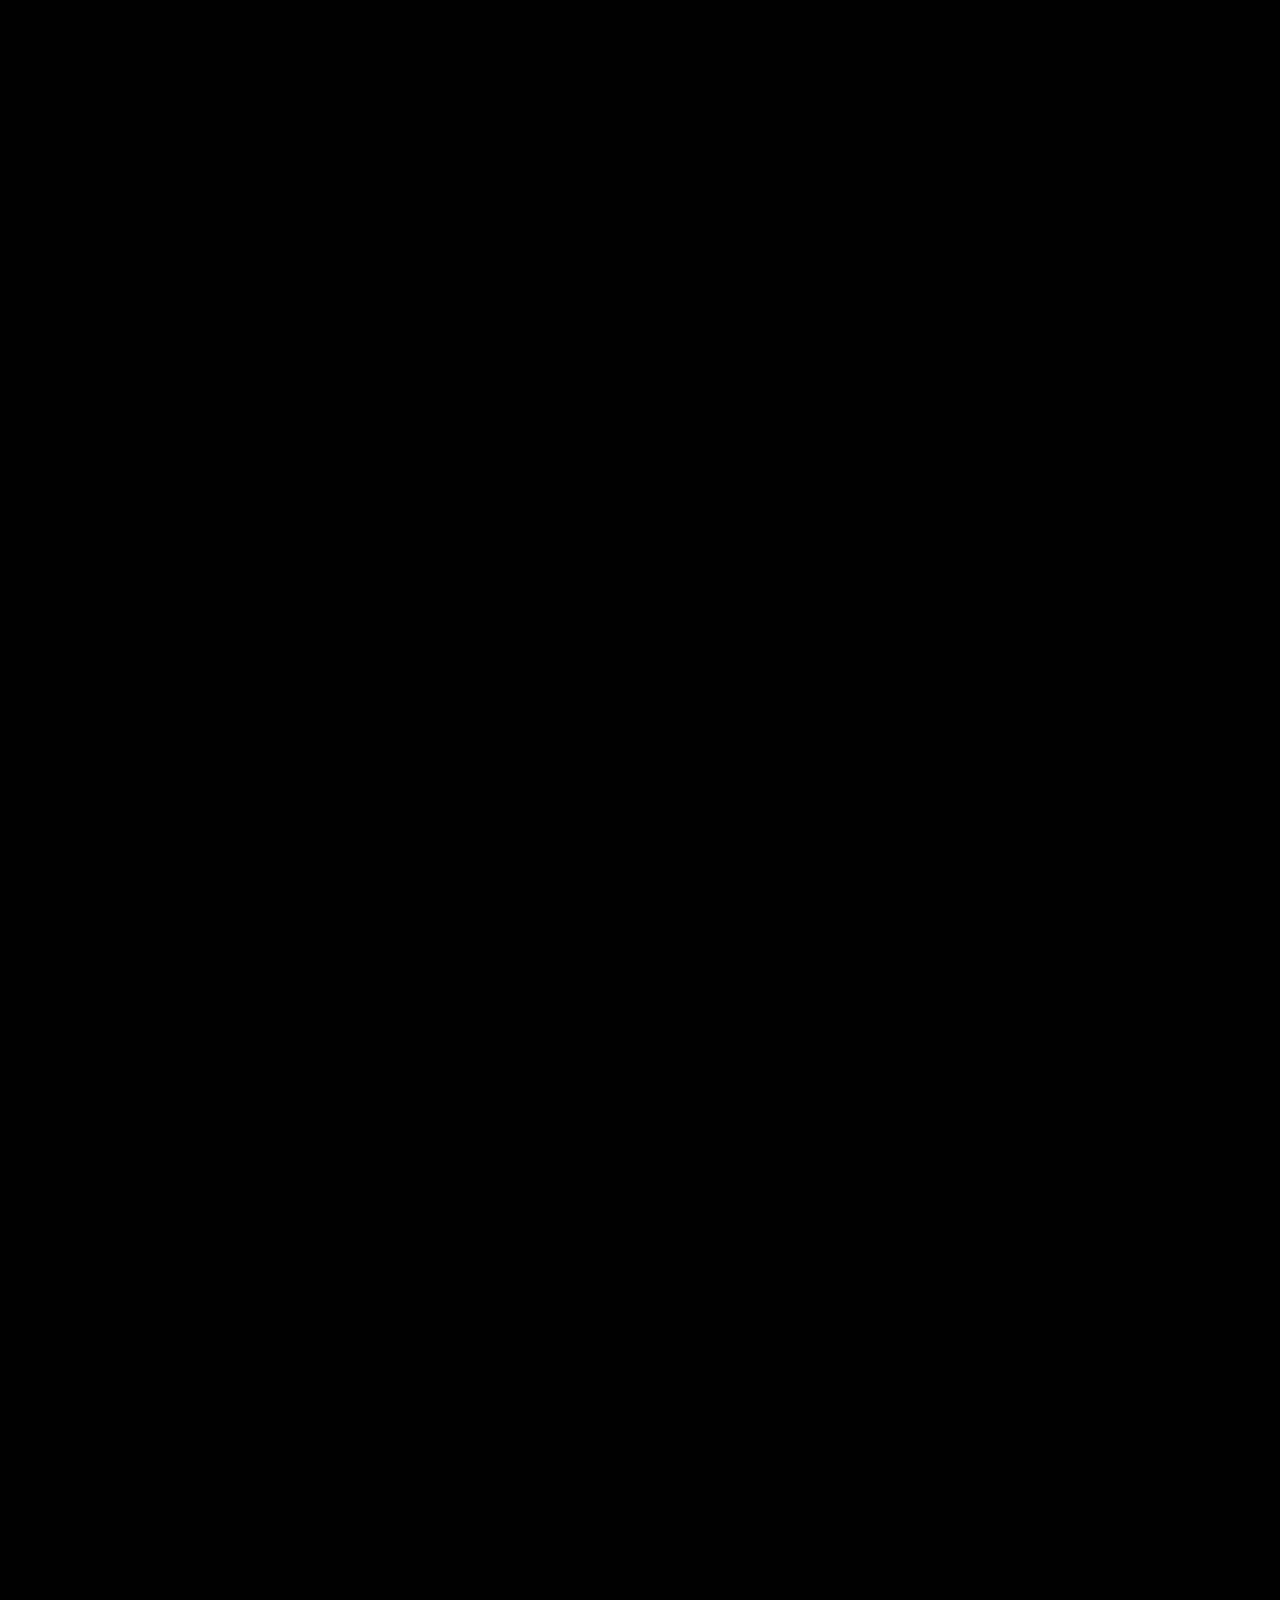
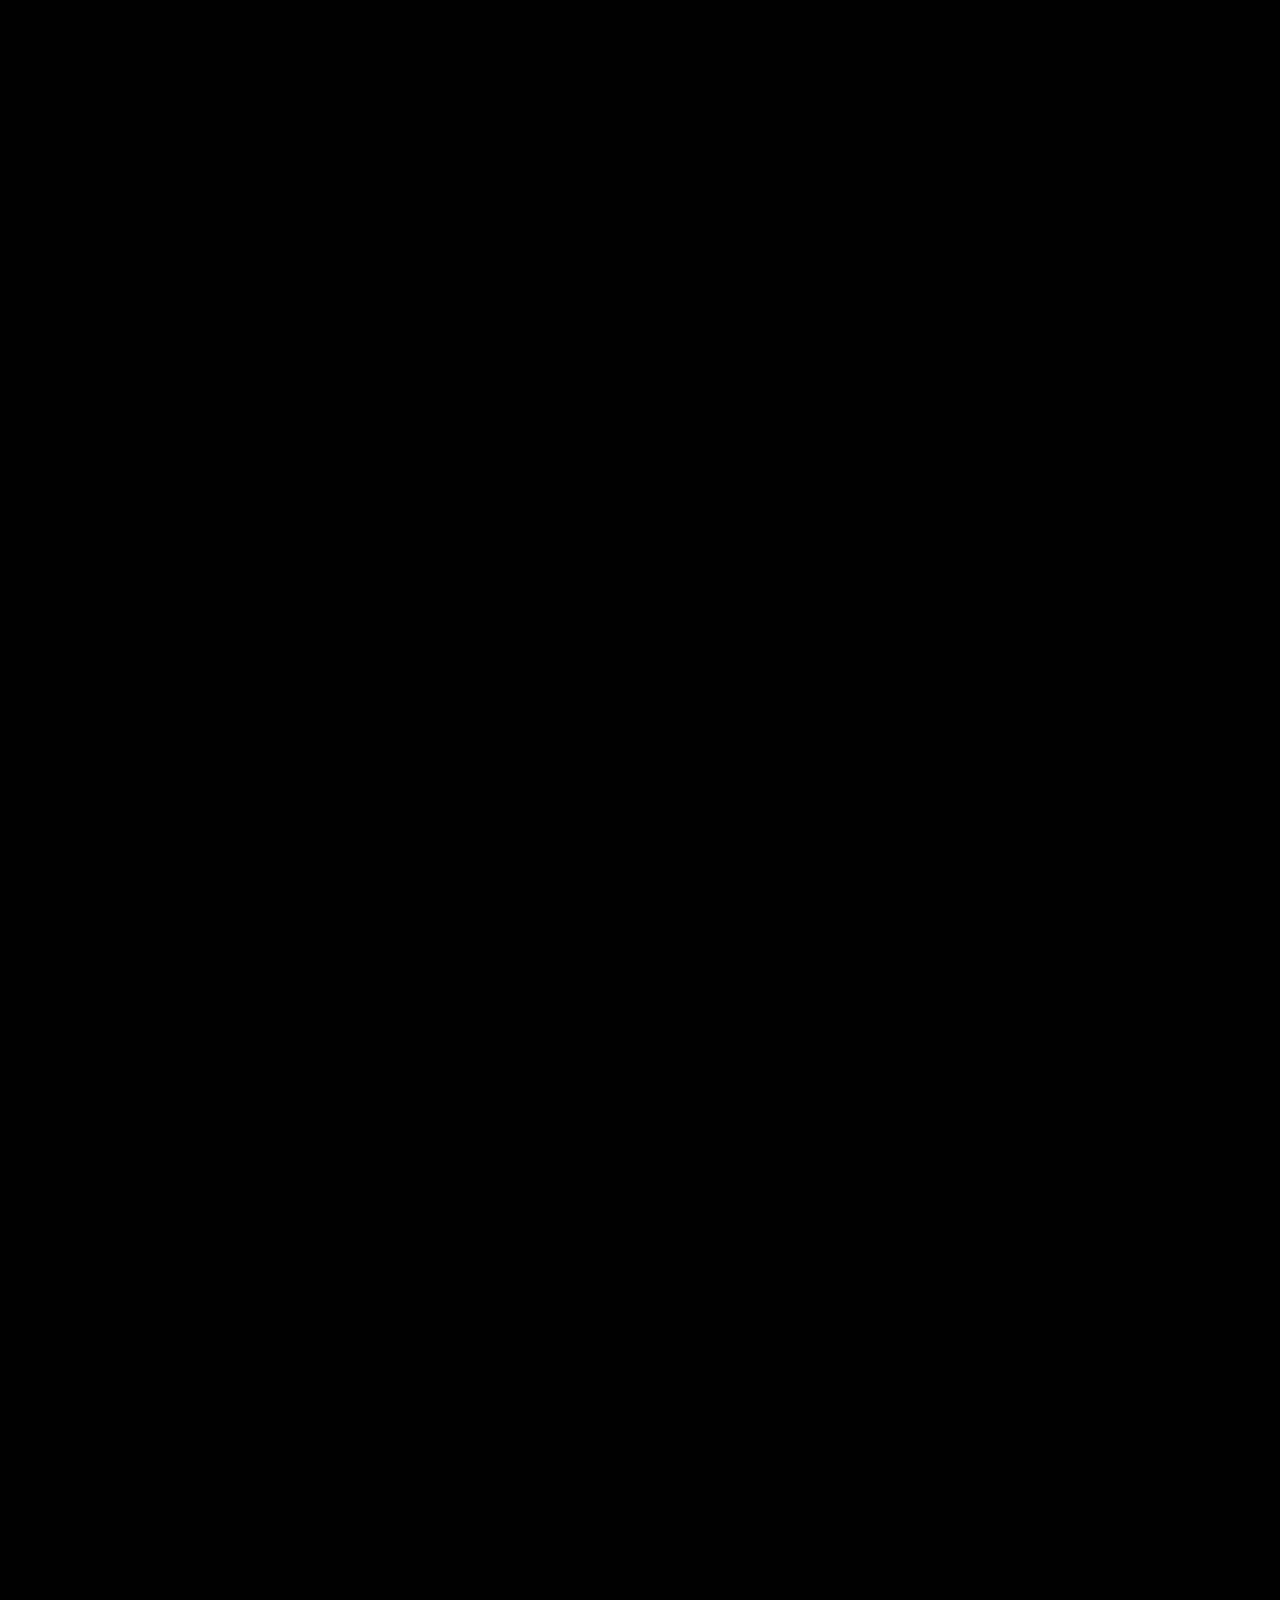
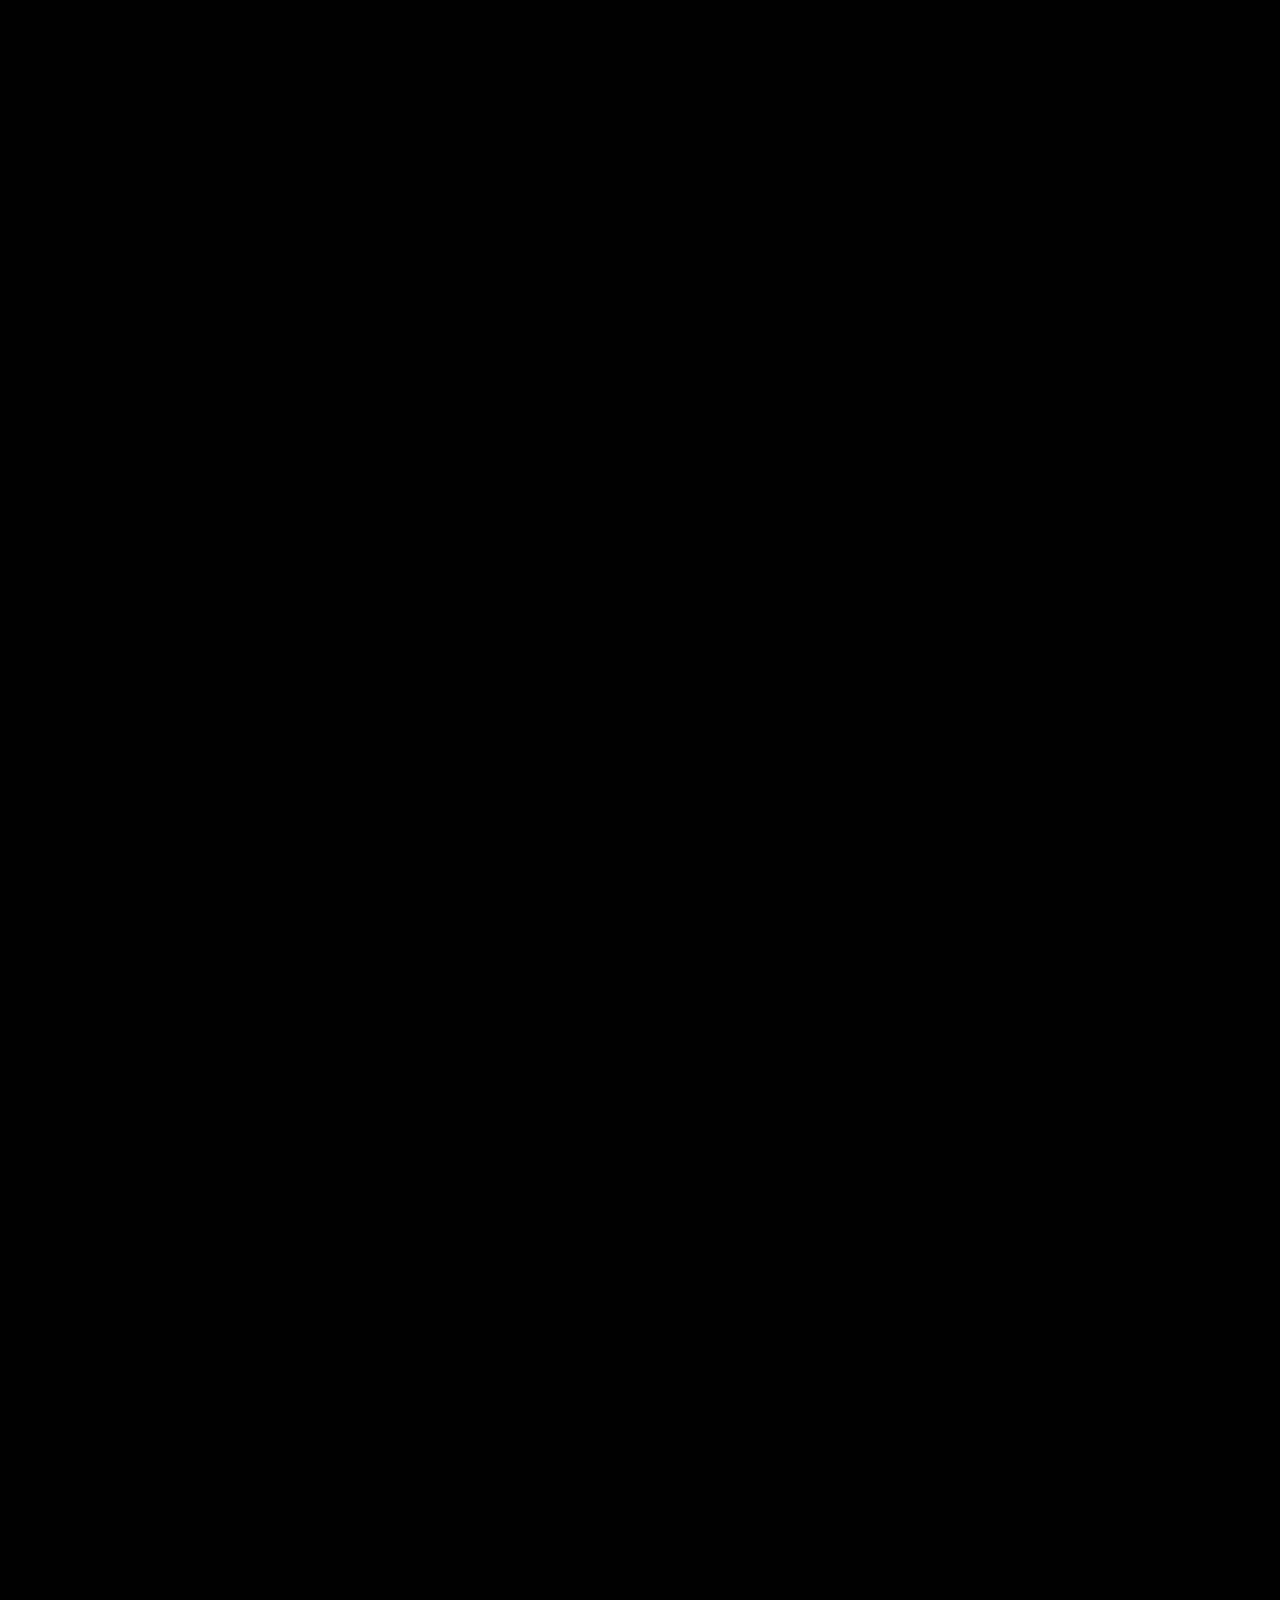
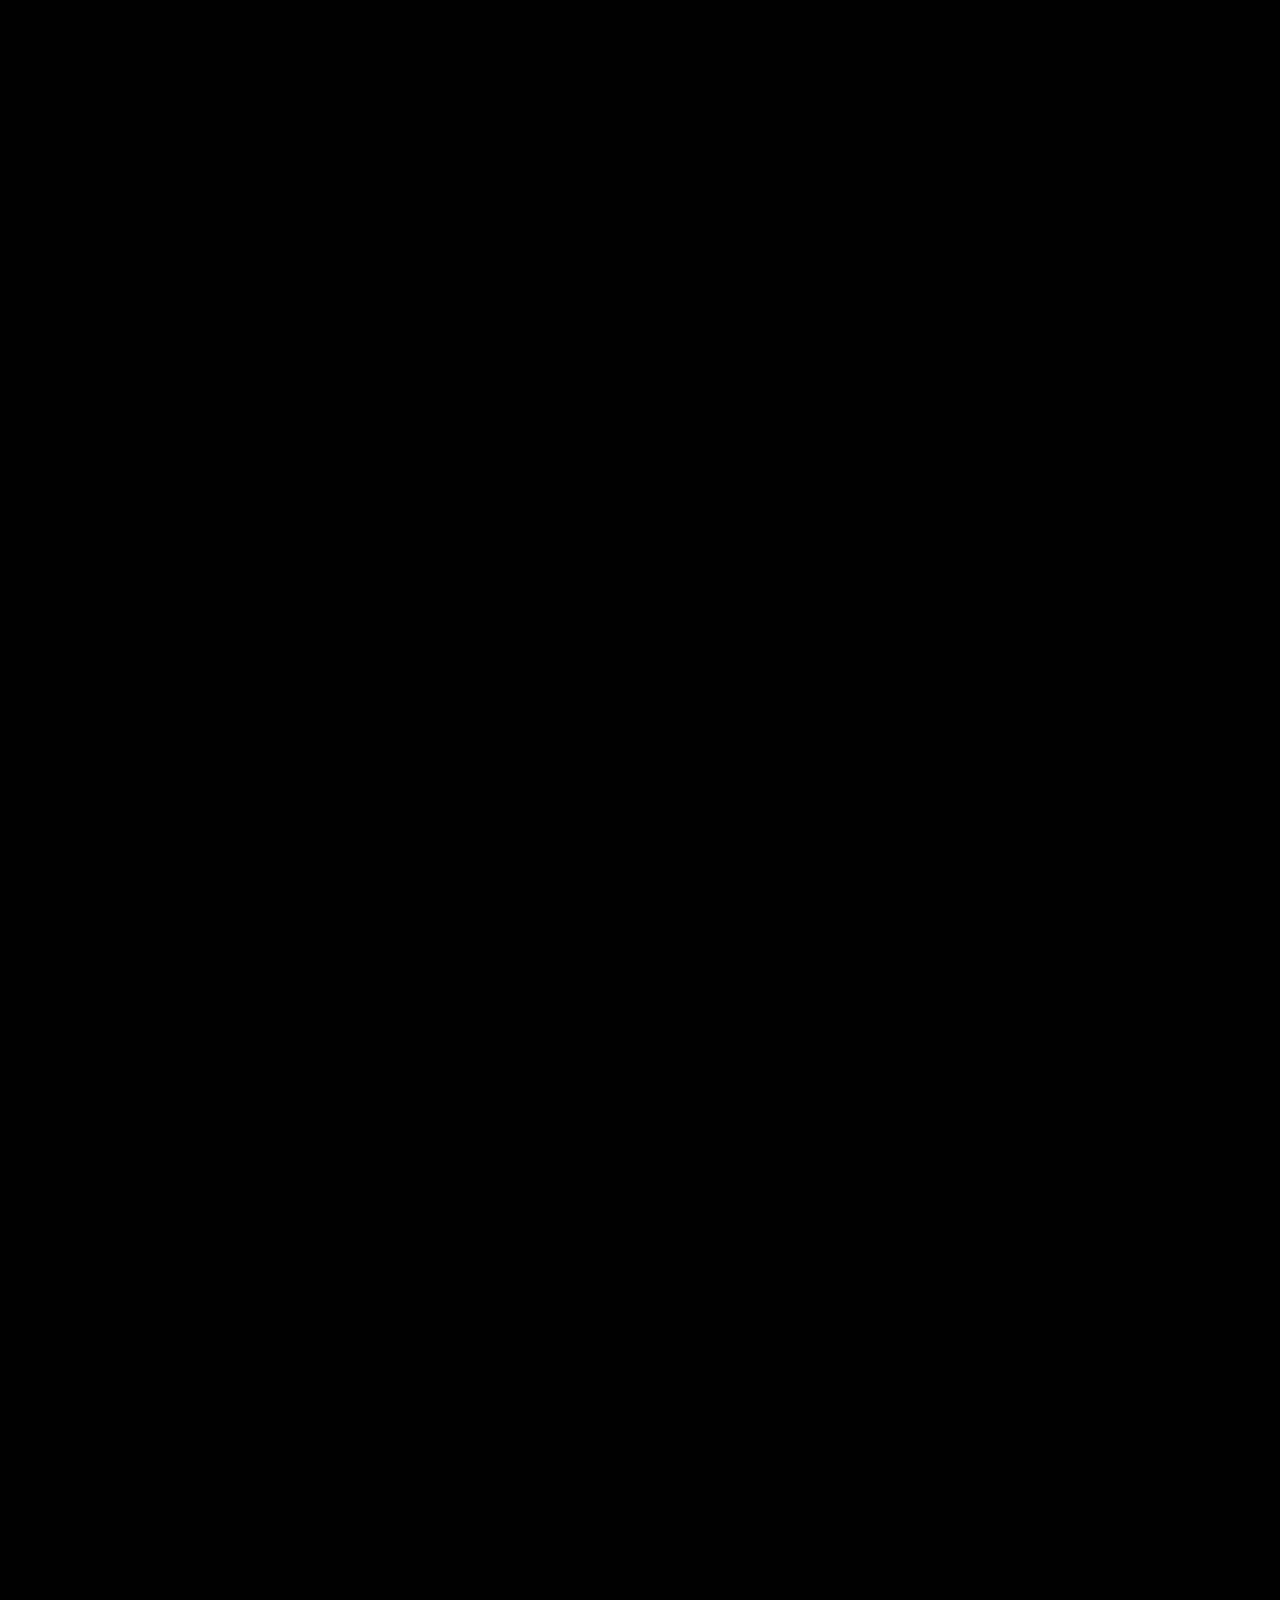
<file: north-star/index.html>
<!DOCTYPE html>
<html lang="en"><head><meta charset="utf-8"><meta name="viewport" content="width=device-width, initial-scale=1"><title>North Star · ATEM</title>
<meta name="description" content="One workspace for your idea: its canvas, tasks and conversations, and an agent that knows all of it."><meta name="theme-color" content="#000000"><link rel="canonical" href="https://atem-lab.com/north-star/"><meta property="og:title" content="North Star"><meta property="og:description" content="One workspace for your idea, and an agent that knows all of it."><meta property="og:url" content="https://atem-lab.com/north-star/"><link rel="icon" href="/north-star/favicon.ico?v=3" sizes="32x32"><link rel="icon" href="/north-star/favicon.svg?v=3" type="image/svg+xml"><link rel="apple-touch-icon" href="/north-star/apple-touch-icon.png?v=3"><meta property="og:image" content="https://atem-lab.com/north-star/og.png"><meta property="og:image:width" content="1200"><meta property="og:image:height" content="630"><meta name="twitter:card" content="summary_large_image"><link rel="stylesheet" href="/kit/src/fonts.css?v=0.1.1"><link rel="stylesheet" href="/kit/src/name.css?v=0.1.1">
<link rel="preload" href="/kit/fonts/jetbrains-mono.woff2" as="font" type="font/woff2" crossorigin><link rel="preload" href="/kit/fonts/inter.woff2" as="font" type="font/woff2" crossorigin>
<style>
@font-face{font-family:'JetBrains Mono';src:url('/kit/fonts/jetbrains-mono.woff2') format('woff2');font-weight:100 800;font-display:swap}
@font-face{font-family:'Inter';src:url('/kit/fonts/inter.woff2') format('woff2');font-weight:100 900;font-display:swap}
:root{color-scheme:dark;--cyan:#2de2e6;--magenta:#ff3d9a;--yellow:#ffd23f;--green:#3dff8a;--mono:'JetBrains Mono',ui-monospace,monospace;--sans:'Inter',system-ui,sans-serif;--ease:cubic-bezier(.16,1,.3,1);--pad:24px;--pc:#1d1e22}
html,body{margin:0;background:#000;color:#e6e6e6;font-family:var(--sans);-webkit-font-smoothing:antialiased}::selection{background:var(--cyan);color:#000}:focus-visible{outline:2px solid var(--cyan);outline-offset:4px}
html{scrollbar-width:none;-ms-overflow-style:none}html::-webkit-scrollbar,body::-webkit-scrollbar{display:none;width:0;height:0}
.sc{position:fixed;z-index:21;left:var(--pad);bottom:28px;display:flex;align-items:flex-end;gap:12px;pointer-events:none;font:400 11px/1 var(--mono);letter-spacing:.24em;text-transform:lowercase;color:rgba(255,255,255,.62);transition:opacity .5s,transform .5s var(--ease)}.sc.gone{opacity:0;transform:translateY(10px)}
.sc .rl{position:relative;width:1px;height:56px;background:rgba(255,255,255,.16);overflow:hidden}.sc .rl i{position:absolute;left:0;top:0;width:1px;height:40%;background:linear-gradient(transparent,#fff);animation:scf 2.2s cubic-bezier(.65,0,.35,1) infinite}
@keyframes scf{0%{transform:translateY(-100%)}100%{transform:translateY(250%)}}
canvas.field{position:fixed;inset:0;width:100%;height:100%}
.mast{position:fixed;z-index:20;left:0;right:0;top:0;display:flex;justify-content:space-between;align-items:center;padding:18px var(--pad);pointer-events:none}.mast::before{content:'';position:absolute;inset:0 0 -36px;z-index:-1;background:linear-gradient(#000 45%,transparent)}.mast>*{pointer-events:auto}.mast .button{opacity:0;transform:translateY(-8px);transition:opacity .3s,transform .3s;pointer-events:none}.mast.past .button{opacity:1;transform:none;pointer-events:auto}
.button{white-space:nowrap;display:inline-flex;align-items:center;position:relative;isolation:isolate;overflow:hidden;height:44px;padding:0 22px;border-radius:99px;background:#fff;color:#000;font:500 15px/1 var(--sans);text-decoration:none}.button::before{content:'';position:absolute;inset:0;z-index:-1;background:var(--cyan);transform:scaleX(0);transform-origin:left;transition:transform .4s var(--ease)}.button:hover::before,.button:focus-visible::before{transform:none}.mast .button{height:38px;padding:0 18px;font-size:14px}
.track{position:relative;z-index:1;height:calc(16.05*115vh + 100svh)}.stage{position:sticky;top:0;height:100svh;overflow:hidden;background:#000}
.hero{position:absolute;z-index:3;left:0;right:0;bottom:44px;display:flex;flex-direction:column;align-items:center;gap:22px;text-align:center;padding:0 var(--pad)}.hero h1{position:absolute;width:1px;height:1px;overflow:hidden;clip-path:inset(50%)}.hero p{margin:0;max-width:25em;font-size:clamp(17px,1.35vw,24px);line-height:1.4;text-wrap:balance}
.zm{position:absolute;inset:0;perspective:1900px;perspective-origin:50% 50%}.sp{position:absolute;left:50%;top:50%;width:0;height:0;transform-style:preserve-3d}.a{position:absolute;left:0;top:0;width:max-content;visibility:hidden}
.cap article{position:absolute;z-index:6;opacity:0;pointer-events:none;max-width:min(33vw,640px)}.cap h2{margin:0;font:500 clamp(34px,4.5vw,92px)/.98 var(--sans);letter-spacing:-.045em;color:#fff;text-wrap:balance}.cap p{margin:1.1em 0 0;font-size:clamp(17px,1.32vw,25px);line-height:1.45;color:#b9b9b9;text-wrap:pretty}
.cap .l{left:calc(var(--pad) + 3vw);top:50%}.cap .r{right:calc(var(--pad) + 3vw);top:50%}.cap .t{left:50%;top:11.5vh;max-width:min(76vw,1300px);text-align:center}.cap .t p{max-width:34em;margin-inline:auto}.cap .b{left:50%;bottom:6vh;max-width:min(62vw,960px);text-align:center}.cap .b::before{content:'';position:absolute;inset:-90px -40vw -20vh;z-index:-1;background:linear-gradient(transparent,#000 34%)}.cap .c{left:50%;bottom:8vh;max-width:min(62vw,900px);text-align:center}.cap .c::before{content:'';position:absolute;inset:-70px -120px;z-index:-1;background:radial-gradient(closest-side,#000 45%,transparent)}.cap .c h2,.cap .x h2{font-size:clamp(40px,6vw,120px)}.cap .x{left:calc(var(--pad) + 3vw);top:12.5vh;max-width:44vw}
/* pieces, at their full size */
.card{box-sizing:border-box;width:600px;height:290px;padding:26px 32px;border-radius:34px;display:flex;flex-direction:column;background:color-mix(in srgb,var(--t) 17%,var(--pc));box-shadow:0 50px 90px -30px #000,inset 0 1.5px 0 rgba(255,255,255,.14)}.card .tp{display:flex;justify-content:space-between;align-items:center}.pill{display:inline-block;padding:8px 16px;border-radius:99px;background:var(--t);color:#000;font:600 19px/1 var(--mono);letter-spacing:.04em;text-transform:uppercase}.st{display:flex;align-items:center;gap:10px;font:400 20px/1 var(--mono);color:#cfcfcf}.st i{width:16px;height:16px;border-radius:50%;box-sizing:border-box;border:2.5px solid #bbb}.st[data-l='1'] i{background:linear-gradient(90deg,#fff 50%,transparent 50%);border-color:#fff}.st[data-l='2'] i{background:var(--t);border-color:var(--t)}.card h3{margin:20px 0 0;font:400 43px/1.14 var(--sans);letter-spacing:-.025em;color:#fff}.card h3.ty::after{content:'';display:inline-block;width:3px;height:.9em;margin-left:4px;vertical-align:-.1em;background:var(--cyan)}.card .ft{margin:auto 0 0;display:flex;gap:9px;font:400 20px/1 var(--sans);color:#a9a9a9}.sq{width:20px;height:20px;box-sizing:border-box;border:2px solid #8a8a8a}.sq.on{background:#fff;border-color:#fff}.card.gh{outline:3px dashed var(--cyan);outline-offset:9px}
.ev{padding:24px 34px;border-radius:99px;background:#fff;color:#000;font:500 32px/1 var(--sans);white-space:nowrap;box-shadow:0 30px 60px -18px #000}.ev b{margin-left:18px;font:500 19px/1 var(--mono);opacity:.5}
.beam{height:5px}.beam i{position:absolute;inset:0;background:var(--c);transform-origin:0 50%}.beam span{position:absolute;left:50%;top:50%;transform:translate(-50%,-50%);padding:9px 14px;background:#000;border:2.5px solid var(--c);color:var(--c);font:500 20px/1 var(--mono);letter-spacing:.06em;white-space:nowrap}
.pn{box-sizing:border-box;background:#121315;border:1.5px solid #34373d;border-top:4px solid var(--k);box-shadow:0 70px 120px -30px #000}.tab{position:absolute;left:44px;top:-30px;height:58px;display:flex;align-items:center;background:#17181b;font:500 29px/1 var(--mono);letter-spacing:.04em;text-transform:uppercase;color:#fff;white-space:nowrap}.tab i{display:flex;align-items:center;gap:12px;height:100%;padding:0 18px;background:var(--k);color:#000;font-style:normal;font-weight:600}.tab b{font-weight:400;color:var(--magenta);padding:0 14px 0 20px}.tab span{padding-right:22px}
.tbl{width:1120px;height:660px}.tr{position:absolute;left:0;width:100%;height:66px;display:grid;grid-template-columns:1fr 190px 210px;align-items:center;box-sizing:border-box;border-bottom:1.5px dashed #33363c;background:#121315;font:400 29px/1 var(--sans);color:#fff}.tr>span{padding-left:30px;color:#b9b9b9;font-size:25px}.tr>span:first-child{display:flex;align-items:center;gap:18px;height:100%;color:#fff;font-size:30px;background:color-mix(in srgb,var(--t) 12%,transparent);white-space:nowrap;overflow:hidden}.tr em{flex:none;width:36px;height:16px;border-radius:16px;background:var(--t)}
.mx{width:1120px;height:700px;transform-style:preserve-3d}.mx>div{position:absolute;box-sizing:border-box;border-radius:16px;backface-visibility:hidden}.mx .tab{left:22px;top:auto;bottom:4px;transform:scale(.87);transform-origin:0 100%}.hd{padding:20px 22px;background:color-mix(in srgb,var(--t) 17%,var(--pc));font:400 27px/1.15 var(--sans);color:#fff}.hd .pill{font-size:14px;padding:6px 11px;margin-bottom:11px}.cl{background:#1a1b1f;display:grid;place-items:center}.cl i{width:46px;height:46px;box-sizing:border-box;border:4px solid #45484f}.cl i.y{background:var(--cyan);border-color:var(--cyan)}.cl i.h{border-color:var(--yellow);background:linear-gradient(90deg,var(--yellow) 50%,transparent 50%)}.cl.op{background:#fff}.cl.op i{border-color:#000}
.rk{width:820px;height:132px;box-sizing:border-box;padding:0 34px 0 30px;display:flex;align-items:center;gap:30px;background:#16181b;border:1.5px solid #34373d;border-radius:26px;font:400 37px/1.1 var(--sans);letter-spacing:-.02em;color:#fff;box-shadow:0 40px 70px -24px #000}.rk b{font:400 62px/1 var(--mono);color:var(--magenta);min-width:84px}.rk span{flex:1}.rk em{font:400 38px/1 var(--mono);font-style:normal;color:#9a9a9a}.rk.up{background:color-mix(in srgb,var(--cyan) 20%,#16181b);border-color:var(--cyan)}.rk.up em{color:#fff}
.tk{width:470px;box-sizing:border-box;padding:24px 27px;border-radius:26px;background:#1d1e22;font:400 30px/1.2 var(--sans);color:#fff;box-shadow:0 34px 60px -20px #000}.tk .m{display:flex;align-items:center;gap:13px;margin-top:19px;font:400 21px/1 var(--sans);color:#a9a9a9}.tk .pill{font-size:15px;padding:6px 11px}.tk em{margin-left:auto;font-style:normal}.tk u{text-decoration:none;padding:7px 8px;background:#33363c;font:400 17px/1 var(--mono);color:#fff}.tk.on{outline:3px solid var(--cyan);outline-offset:6px}.lane{font:400 24px/1 var(--mono);letter-spacing:.05em;text-transform:uppercase;color:#ededed;width:470px;display:flex;align-items:center;gap:14px}.lane b{font-weight:400;color:var(--magenta)}.lane::after{content:'';flex:1;height:2px;background:linear-gradient(90deg,var(--magenta) 26px,#3a3a3a 26px)}
.bb{max-width:520px;box-sizing:border-box;width:max-content;padding:22px 28px;border-radius:8px 32px 32px 32px;background:#2a2d33;font:400 30px/1.3 var(--sans);color:#fff;box-shadow:0 34px 60px -18px #000}.bb small{display:flex;align-items:center;gap:11px;margin-bottom:9px;font:500 20px/1 var(--sans)}.bb small i{width:34px;height:34px;border-radius:50%;background:var(--c);color:#000;font:500 14px/34px var(--mono);text-align:center}.bb mark{background:none;color:var(--cyan)}.br{height:76px;border-radius:16px;box-sizing:border-box;padding:0 26px;overflow:hidden;background:color-mix(in srgb,var(--t) 22%,var(--pc));font:400 28px/76px var(--sans);color:#fff;white-space:nowrap}
.sl{width:860px;height:500px;transform-style:preserve-3d}.sl .fa{position:absolute;inset:0;transition:none}.sl .rw{position:absolute;left:30px;right:30px;height:66px;display:flex;align-items:center;padding:0 24px;border-bottom:1.5px dashed #33363c;font:400 26px/1 var(--sans);color:#8f8f8f}.sl .fa.plane{background:radial-gradient(#3b3e44 1.7px,transparent 2.2px) 0 0/25px 25px}.q{position:absolute;box-sizing:border-box;height:100px;padding:14px 16px;border-radius:18px;background:color-mix(in srgb,var(--t) 18%,var(--pc));font:400 22px/1.15 var(--sans);color:#d5d5d5;overflow:hidden}.q i{display:block;width:46px;height:12px;border-radius:12px;background:var(--t);margin-bottom:10px}.qs{position:absolute;left:0;top:0;fill:none}.qr{position:absolute;left:30px;right:30px;height:70px;display:flex;align-items:center;gap:16px;padding:0 20px;border-bottom:1.5px dashed #3b3e44;background:rgba(45,226,230,.07);font:400 26px/1 var(--sans);color:#d5d5d5}.qr em{width:34px;height:14px;border-radius:14px;background:var(--cyan)}.qr u{margin-left:auto;text-decoration:none;font-size:21px;color:#8f8f8f}.qc{position:absolute;width:190px;height:62px;border-radius:12px;background:#1d1e22;display:grid;place-items:center;font:400 21px/1 var(--sans);color:#d5d5d5}.qc b{width:30px;height:30px;box-sizing:border-box;border:3px solid #50535b}.qc b.y{background:var(--cyan);border-color:var(--cyan)}.qc b.h{border-color:var(--yellow);background:linear-gradient(90deg,var(--yellow) 50%,transparent 50%)}.ql{position:absolute;top:48px;font:400 20px/1 var(--mono);color:var(--magenta);text-transform:uppercase}.ql span{color:#d5d5d5}.qb{position:absolute;top:84px;width:380px;height:386px;background:#191a1d}.qd{position:absolute;top:50px;font:400 19px/1 var(--mono);color:#8f8f8f;text-transform:uppercase}.qt{position:absolute;height:56px;border-radius:13px;padding:0 18px;box-sizing:border-box;background:color-mix(in srgb,var(--t) 22%,var(--pc));font:400 22px/56px var(--sans);color:#d5d5d5}.sl .me{position:absolute;left:215px;top:195px;width:430px;height:110px;box-sizing:border-box;display:flex;flex-direction:column;justify-content:center;gap:10px;padding:0 26px;border-radius:22px;background:#24464a;font:400 29px/1.1 var(--sans);color:#fff;transform:translateZ(1px)}.sl .me small{font:500 16px/1 var(--mono);color:var(--cyan);text-transform:uppercase;letter-spacing:.05em}
.ly{display:flex;flex-direction:column;justify-content:flex-end;width:640px;height:400px;box-sizing:border-box;padding:30px 34px;border-radius:34px;background:rgba(27,29,34,.96);border:1.5px solid #5b5f69;box-shadow:0 60px 90px -30px #000;font:400 28px/1.42 var(--sans);color:#f0f0f0}.ly b{display:block;margin-bottom:16px;font:500 20px/1 var(--mono);color:var(--c);text-transform:uppercase;letter-spacing:.05em}.ly p{margin:0 0 9px}.ly p::before{content:'▪ ';color:var(--c)}
.fr{will-change:transform,opacity;font:400 30px/1.2 var(--sans);color:#d5d5d5;white-space:nowrap}.orbc{width:820px;height:820px}.orbc canvas{width:820px;height:820px;display:block}
.ask{width:920px;box-sizing:border-box;padding:30px 38px;border-radius:99px;background:#0c0c0c;border:2px solid #4a4d55;font:400 36px/1.2 var(--sans);color:#fff;white-space:nowrap}.ask b{font:400 36px/1 var(--mono);color:var(--magenta);margin-right:20px}.ask.ty::after{content:'';display:inline-block;width:3px;height:1em;margin-left:5px;vertical-align:-.14em;background:var(--cyan)}
.ans{width:820px;font:400 37px/1.36 var(--sans);letter-spacing:-.015em;color:#8a8a8a}.ans span{color:#fff}.ans s{text-decoration:underline dashed #777 2px;text-underline-offset:8px;color:#fff}.ans s b{font:400 .72em/1 var(--mono);color:var(--cyan);margin-right:.35em}.chg{width:640px;height:88px;box-sizing:border-box;display:flex;align-items:center;gap:20px;padding:0 28px;border-radius:22px;background:#17191d;border:2px solid #4a4d55;box-shadow:0 26px 44px -16px #000;font:400 29px/1 var(--sans);color:#fff}.chg b{font:500 34px/1 var(--mono);min-width:26px}.chg em{margin-left:auto;font:400 22px/1 var(--mono);font-style:normal;color:#a9a9a9}.chg.ok{background:#0f3325;border-color:#3dff8a}.chg.ok b{color:#3dff8a!important}.src{padding:17px 24px;border-radius:18px;background:#0f3a3d;border:2px solid var(--cyan);font:400 25px/1.25 var(--sans);color:#fff;width:320px;box-sizing:border-box}.src small{display:block;font:400 17px/1 var(--mono);color:var(--cyan);margin-bottom:8px}.app{display:flex;gap:14px}.app span{padding:18px 32px;border-radius:99px;background:#fff;color:#000;font:500 27px/1 var(--sans)}.app span+span{background:#222;color:#aaa}.app.hit span:first-child{background:var(--cyan)}
.bar{position:absolute;z-index:8;left:0;right:0;bottom:0;height:2px;background:linear-gradient(90deg,var(--cyan),#3d7bff,var(--magenta),var(--yellow));transform-origin:0 50%;transform:scaleX(0)}
.end{position:relative;z-index:1;min-height:100svh;box-sizing:border-box;padding:var(--pad);display:flex;flex-direction:column;justify-content:flex-end}.end::before{content:'';position:absolute;inset:0;z-index:-1;background:linear-gradient(#000,transparent 35%,transparent 45%,#000 90%)}.go{display:flex;justify-content:space-between;align-items:end;gap:32px}.end h2{margin:0;font:500 clamp(44px,8vw,150px)/1 var(--sans);letter-spacing:-.045em;color:#fff}footer{display:flex;flex-wrap:wrap;gap:20px;margin-top:48px;padding-top:16px;border-top:1px dashed rgba(255,255,255,.16);font:400 12px/1 var(--mono)}footer a{color:#8a8a8a;padding:6px 0;text-underline-offset:3px}footer a:hover{color:#fff}
.pkg{width:1910px;height:348px;box-sizing:border-box;border:5px solid #3d7bff;border-radius:38px;background:rgba(61,123,255,.1)}.pkg .bd{position:absolute;left:-5px;right:-5px;top:-5px;height:70px;box-sizing:border-box;padding:0 30px;display:flex;align-items:center;gap:22px;border-radius:38px 38px 0 0;background:color-mix(in srgb,#3d7bff 46%,#121315);font:400 36px/1 var(--sans);color:#fff}.pkg .pill{--t:#3d7bff;background:#fff;font-size:21px}.pkg em{margin-left:auto;font:400 28px/1 var(--mono);font-style:normal}.pln{width:2260px;height:1240px;background:#121315 radial-gradient(#4a4d55 2.6px,transparent 3.4px) 0 0/50px 50px}.pln .tab{transform:scale(1.9);transform-origin:0 100%;top:-58px;height:58px}
.cv{width:920px;height:560px}.cv .tab{transform:scale(1.2);transform-origin:0 60%}.in{position:absolute;inset:58px 34px 30px}.mg{display:grid;grid-template-columns:repeat(3,1fr);gap:18px;height:100%}.mc{border-radius:22px;padding:20px 20px;background:color-mix(in srgb,var(--t) 18%,var(--pc));font:400 28px/1.15 var(--sans);color:#fff}.mc i{display:block;width:60px;height:17px;border-radius:17px;background:var(--t);margin-bottom:14px}.mc.dk{background:#1d1e22}.mr{height:84px;display:flex;align-items:center;gap:20px;padding:0 24px;border-bottom:2px dashed #33363c;font:400 32px/1 var(--sans);color:#fff;background:color-mix(in srgb,var(--t) 9%,transparent)}.mr em{width:44px;height:18px;border-radius:18px;background:var(--t)}.mm{display:grid;grid-template-columns:repeat(4,1fr);gap:14px;height:100%}.mm i{position:relative;border-radius:14px;background:#1c1d21}.mm i::after{content:'';position:absolute;left:50%;top:50%;width:48px;height:48px;margin:-24px;box-sizing:border-box;border:4px solid #45484f}.mm i.y::after{background:var(--cyan);border-color:var(--cyan)}.mm i.h::after{border-color:var(--yellow);background:linear-gradient(90deg,var(--yellow) 50%,transparent 50%)}.mb{height:78px;margin-top:22px;box-sizing:border-box;padding:0 24px;border-radius:16px;background:color-mix(in srgb,var(--t) 24%,var(--pc));font:400 30px/78px var(--sans);color:#fff;white-space:nowrap;overflow:hidden}.md{padding:22px 6px;border-bottom:2px dashed #33363c;font:400 27px/1.3 var(--sans);color:#a9a9a9}.md b{display:block;font:400 33px/1.2 var(--sans);color:#fff}
.curs svg{width:30px;height:30px;display:block}.curs b{position:absolute;left:24px;top:26px;padding:5px 11px;border-radius:99px;background:currentColor;font:500 17px/1 var(--mono);-webkit-text-fill-color:#000;white-space:nowrap}
.hh{position:absolute;left:0;top:0;transform-style:preserve-3d;display:none}.hi,.ht{position:absolute;left:0;top:0;width:max-content}.ht{font:400 250px/1 var(--mono);letter-spacing:-.045em;color:#fff;white-space:nowrap}
.hero::before{content:'';position:absolute;inset:-120px 0 -44px;z-index:-1;background:linear-gradient(transparent,#000 62%)}
@media(max-width:820px){:root{--pad:16px}.mast .button{height:34px;padding:0 13px;font-size:13px}.mast{padding:12px var(--pad)}.cap article{left:var(--pad)!important;right:var(--pad)!important;top:auto!important;bottom:5svh!important;max-width:none!important;text-align:left!important}.cap h2,.cap .c h2,.cap .x h2{font-size:36px}.cap p{margin-top:.6em;font-size:16px}.go{flex-direction:column;align-items:flex-start}.cap .x{top:74px!important;bottom:auto!important}.cap .c::before{display:none}.hero{bottom:34px}.sc{bottom:16px}.sc .rl{height:40px}}
html:not(.js) .track{height:auto}html:not(.js) .stage{position:static;height:auto;padding:120px var(--pad) 60px}html:not(.js) .hero,html:not(.js) .cap article{position:static!important;opacity:1;transform:none;max-width:none;margin:0 0 56px;text-align:left}html:not(.js) .zm,html:not(.js) .bar,html:not(.js) .sc{display:none}
</style></head><body><canvas class="field" aria-hidden="true"></canvas>
<div class="sc" aria-hidden="true"><span class="rl"><i></i></span>scroll</div>
<header class="mast"><a class="name" data-of="ns" href="/" aria-label="ATEM, home"><span class="lab" aria-hidden="true">atem</span><span class="slash" aria-hidden="true"></span><span class="of" aria-hidden="true">North Star</span></a><a class="button" href="https://north-star.atem-lab.com/">Open North Star</a></header>
<main class="track"><div class="stage"><div class="zm" aria-hidden="true"><div class="sp"></div></div>
<div class="hero"><h1>North Star</h1><p>One workspace for your idea: its canvas, tasks and conversations, and an agent that knows all of it.</p><a class="button" href="https://north-star.atem-lab.com/">Open North Star</a></div>
<div class="cap"><article class="l"><h2>Somebody has a problem</h2><p>That is where an idea starts, not with the idea. Put the person and what bothers them on a card each, in one plain sentence.</p></article><article class="r"><h2>But is it true?</h2><p>Everything starts as a guess. Interviews, numbers and things you saw count for it or against it, until you know.</p></article><article class="t"><h2>Then comes your answer</h2><p>This idea solves that problem, for them. The links hold the why, so it doesn’t live only in your head.</p></article><article class="t"><h2>Together, they add up</h2><p>A problem breaks into smaller ones, features ship as a package, and every piece stays tied to why it’s there.</p></article><article class="l"><h2>Same thinking, as a list</h2><p>The very same cards, now rows. Sort them, filter them, add a column for anything you track. Nothing is copied.</p></article><article class="r"><h2>Find what nobody does</h2><p>Set your features against your rivals’, cell by cell, with how sure you are. The row nobody fills is yours.</p></article><article class="l"><h2>So you know what’s first</h2><p>Impact, effort, and how much of it you have checked. North Star suggests an order. You decide.</p></article><article class="b"><h2>And who does it by Friday</h2><p>Tasks with a name and a day, a timeline, a conversation on any card. The work sits where the thinking is.</p></article><article class="b"><h2>The whole idea, on one canvas</h2><p>Every line of thought, every list and plan, side by side with your team in it. Zoom in to think, zoom out to see.</p></article><article class="l"><h2>Look closer: it’s one card</h2><p>On the plane, in the list, the matrix, the order, the tasks and the days. Not six copies. Change it once and it has changed everywhere.</p></article><article class="l"><h2>With everything behind it</h2><p>On top, one line. Underneath, the interviews, documents, arguments and tasks it rests on. Nobody reads all of that every time.</p></article><article class="c"><h2>Your agent does.</h2><p>Every card, link, document and conversation, down to the bottom. It sees what you don’t have on screen.</p></article><article class="x"><h2>Ask it what matters</h2></article></div><div class="bar" aria-hidden="true"></div></div></main>
<section class="end"><div class="go"><h2>Bring an idea.</h2><a class="button" href="https://north-star.atem-lab.com/">Open North Star</a></div><footer><a class="brand" href="/">atem</a><a href="/impressum">Impressum</a><a href="/privacy">Privacy</a><a href="/terms">Terms</a><a href="/contact">Contact</a></footer></section>
<script type="module">import { backdrop as atemBackdrop } from '/kit/src/backdrop.js?v=0.1.1';
(() => {
    document.documentElement.classList.add('js');
    const $ = (s, r = document) => r.querySelector(s), stage = $('.stage'), zm = $('.zm'), sp = $('.sp'), track = $('.track');
    const clamp = (v, a = 0, b = 1) => Math.min(b, Math.max(a, v)), seg = (p, a, b) => clamp((p - a) / (b - a)), mix = (a, b, t) => a + (b - a) * t;
    const io = (t) => (t < 0.5 ? 4 * t * t * t : 1 - Math.pow(-2 * t + 2, 3) / 2), out = (t) => 1 - Math.pow(1 - t, 4), back = (t) => 1 + 2.2 * Math.pow(t - 1, 3) + 1.2 * Math.pow(t - 1, 2);
    const set = (e, k, v) => { if (e['_' + k] !== v) { e['_' + k] = v; e.style[k] = v; } };
    const text = (e, v) => { if (e._t !== v) { e._t = v; e.textContent = v; } }, cls = (e, k, on) => { if (e['_c' + k] !== on) { e['_c' + k] = on; e.classList.toggle(k, on); } };
    let sw = 0, sh = 0, tall = innerWidth <= 820, u = 1, fx = 0, fm = 1, fy = 0;
    // Every piece is an actor with its own path: [P, x, y, scale, turnX, turnY, turnZ, opacity, depth]. Nothing lies on a canvas.
    const actors = []; let zoomP = 1, zoomC = 1;
    const A = (c, html, keys, w) => { const e = document.createElement('div'); e.className = 'a ' + c; e.innerHTML = html; if (w) e.style.width = w + 'px'; sp.append(e); const a = { e, keys }; actors.push(a); return a; };
    const place = (a, P) => {
      const K = a.keys; let i = 0;
      if (P < K[0][0] || P > K[K.length - 1][0]) { set(a.e, 'visibility', 'hidden'); return; }
      while (i < K.length - 2 && P >= K[i + 1][0]) i++;
      const p = K[i], q = K[i + 1], raw = seg(P, p[0], q[0]), t = (q[9] || io)(raw), v = (k, d) => mix(p[k] ?? d, q[k] ?? d, t);
      let x = v(1, 0), y = v(2, 0), s = v(3, 1); if (a.zp) { x *= zoomP; y = 60 + (y - 60) * zoomP + 150 * (1 - zoomP); s *= zoomP; } if (a.zc) { x *= zoomC; y = y * zoomC - 165 * (1 - zoomC); s *= zoomC; } if (tall) { x = (x - fx) * fm; y = y * fm - fy; s *= fm; }
      let z = v(8, 0); if (a.deep) { const k = (1900 - z + a.deep) / (1900 - z); x *= k; y *= k; s *= k; z -= a.deep; }
      const o = v(7, 1);
      set(a.e, 'visibility', o > 0.003 ? 'visible' : 'hidden'); set(a.e, 'opacity', o >= 1 ? '' : o.toFixed(3));
      set(a.e, 'transform', `translate(-50%,-50%) translate3d(${x.toFixed(1)}px,${y.toFixed(1)}px,${z.toFixed(1)}px) rotateY(${v(5, 0).toFixed(2)}deg) rotateX(${v(4, 0).toFixed(2)}deg) rotateZ(${v(6, 0).toFixed(2)}deg) scale(${s.toFixed(4)})`);
    };
    const TONE = { customer: '#3dff8a', problem: '#ff3d9a', idea: '#ededed', feature: '#2de2e6', competitor: '#ffd23f' }, W = ['hypothesis', 'testing', 'validated'];
    const card = (k, t, keys, sq = 0) => { const a = A('card', `<div class="tp"><span class="pill">${k}</span><span class="st" data-l="0"><i></i><u style="text-decoration:none">hypothesis</u></span></div><h3></h3><div class="ft">${'<span class="sq"></span>'.repeat(sq)}</div>`, keys); a.e.style.setProperty('--t', TONE[k]); a.h = $('h3', a.e); a.st = $('.st', a.e); a.sq = [...a.e.querySelectorAll('.sq')]; a.t = t; text(a.h, t); return a; };
    const type = (a, t) => { text(a.h, a.t.slice(0, Math.round(a.t.length * t))); cls(a.h, 'ty', t > 0 && t < 1); };
    const status = (a, l) => { if (a.l !== l) { a.l = l; a.st.dataset.l = l; a.st.lastChild.textContent = W[l]; } };

    // 1–3: the cards.
    const C1 = card('customer', 'Office workers', [[0.72, 1700, -700, 0.95, 30, -80, 40, 1, 300], [1.3, 330, -170, 0.86, 6, -18, -5, 1, 0, out], [1.95, 310, -190, 0.86, 5, -14, -4], [2.3, -1500, -420, 0.8, 0, 50, -30], [2.9, -1500, -100, 0.7, 0, 60, -20], [3.25, -560, 60, 0.7, 0, 0, 0, 1, 0, out], [3.92, -560, 60, 0.7], [4.25, 260, -200, 0.5, -85, -20, 6, 0]]);
    const C2 = card('problem', 'Delivery lunch is greasy and costs €14', [[1.3, 700, 1100, 0.95, -50, 10, 40, 1, 200], [1.68, 430, 130, 0.84, 4, -12, 5, 1, 90, out], [1.95, 440, 115, 0.84, 4, -10, 4, 1, 90], [2.28, -330, 10, 1.12, 4, 16, -3, 1, 0], [2.92, -300, 0, 1.12, 3, 8, -1], [3.25, 0, 60, 0.7, 0, 0, 0, 1, 0, out], [3.92, 0, 60, 0.7], [4.28, 260, -110, 0.5, -85, -20, 6, 0]], 3);
    const C3 = card('idea', 'Home cooks sell tomorrow’s lunch', [[2.95, 1500, 900, 0.9, -60, -40, 50, 1, 200], [3.35, 560, 60, 0.7, 0, 0, 0, 1, 0, out], [3.92, 560, 60, 0.7], [4.31, 260, -20, 0.5, -85, -20, 6, 0]]);
    const EV = [['“€14 for a soggy wrap”', 'interview', 2.3, -500, -1000, -24], ['31 of 40 order in twice a week', 'data', 2.46, -1500, 300, 18], ['The queue is gone by 12:30', 'observation', 2.62, -300, 1000, 30]].map(([t, k, a, x, y, r]) => A('ev', `${t}<b>${k}</b>`, [[a - 0.12, x, y, 1, 0, -50, r, 1, 500], [a + 0.1, -260, y * 0.26, 0.8, 0, -10, r * 0.25, 1, 200, out], [a + 0.2, -290, y * 0.18 + 30, 0.78, 0, 0, r * 0.1, 1, 180], [a + 0.27, -300, 80, 0.2, 0, 0, 0, 0, 60]]));
    const beam = (x1, x2, c, w, p) => { const a = A('beam', `<i></i><span>${w}</span>`, [[p, (x1 + x2) / 2, 60, 1], [3.9, (x1 + x2) / 2, 60, 1], [3.97, (x1 + x2) / 2, 60, 1, 0, 0, 0, 0]], Math.abs(x2 - x1)); a.e.style.setProperty('--c', c); a.p = p; return a; };
    const B = [beam(-350, -210, '#d6d6d6', 'FOR', 3.42), beam(210, 350, '#a78bfa', 'SOLVES', 3.56)];

    // 4: the table, in at an angle, its rows dealt in from the side.
    const ic = { table: 'M1 3h18M1 8h18M1 13h18M1 17h18', plane: 'M1 2h9v6H1zM10 10h9v6h-9zM5 8v5h5', matrix: 'M1 1h16v16H1zM1 6.5h16M1 11.5h16M6.5 1v16M11.5 1v16', deck: 'M1 1h5v16H1zM8 1h5v10H8zM15 1h4v7h-4z', timeline: 'M1 1v16M4 3h9M7 9h11M4 15h7' };
    const tab = (k, n, t) => `<div class="tab"><i><svg viewBox="0 0 20 18" width="31" height="28"><path d="${ic[k]}" fill="none" stroke="#000" stroke-width="2"/></svg>${k}</i><b>${n}</b><span>${t}</span></div>`;
    const TB = A('pn tbl', tab('table', '02', 'Lunch'), [[3.98, 1900, 260, 1, 12, -70, 16, 1, 200], [4.35, 330, 20, 0.84, 14, -26, 5, 1, 0, out], [4.93, 310, -10, 0.84, 8, -16, 2], [5.22, -1700, -260, 0.9, 10, 60, -24]]);
    TB.e.style.setProperty('--k', '#6cb6ff'); 
    const ROWS = [['Office workers', 'customer', 'validated'], ['Delivery lunch is greasy and costs €14', 'problem', 'validated'], ['Home cooks sell tomorrow’s lunch', 'idea', 'testing'], ['Pre-order by 9 pm', 'feature', 'planned'], ['Portion counter', 'feature', 'planned'], ['Pickup shelf with a QR code', 'feature', 'planned'], ['Offices without a canteen', 'customer', 'testing'], ['Fees eat €4.70 an order', 'problem', 'validated'], ['A pickup shelf in each lobby', 'idea', 'hypothesis']].map(([t, k, s], i) => { const e = document.createElement('div'); e.className = 'tr'; e.style.cssText = `top:${52 + i * 67}px;--t:${TONE[k]}`; e.innerHTML = `<span><em></em>${t}</span><span>${k}</span><span>${s}</span>`; TB.e.append(e); return e; });

    // 5: the matrix, tiles turning up, then the empty row lifts out.
    const MX = A('mx', '', [[4.95, -420, 900, 0.95, 70, 10, -40, 1, -200], [5.35, -318, 20, 0.73, 44, 6, -24, 1, 0, out], [5.6, -318, 0, 0.73, 40, 6, -20], [5.92, -312, -30, 0.7, 24, 14, -8], [6.22, -300, -1300, 0.95, 70, 0, 20]]);
    const TL = [], mxd = (c, x, y, w, h, html, t, o) => { const e = document.createElement('div'); e.className = c; e.style.cssText = `left:${x}px;top:${y}px;width:${w}px;height:${h}px;--t:${t || '#fff'}`; e.innerHTML = html; MX.e.append(e); TL.push([e, o]); return e; };
    ['Lunchpost', 'Stubenkoch', 'Topfretter', 'Wegbote'].forEach((n, c) => mxd('hd', 380 + c * 186, 0, 174, 130, `<span class="pill">rival</span><br>${n}`, TONE.competitor, c + 1));
    mxd('co', 0, 0, 366, 130, tab('matrix', '03', 'Rivals'), '', 0).style.setProperty('--k', '#a78bfa');
    const OPENR = [];
    ['Pre-order by 9 pm', 'Pickup shelf with a QR code', 'Portion counter'].forEach((n, r) => { const h = mxd('hd', 0, 146 + r * 184, 366, 170, `<span class="pill">feature</span><br>${n}`, TONE.feature, r + 1); if (r === 2) OPENR.push(h); [['h', 'y', '', 'h'], ['', '', 'h', ''], ['', '', '', '']][r].forEach((m, c) => { const e = mxd('cl', 380 + c * 186, 146 + r * 184, 174, 170, `<i class="${m}"></i>`, 0, c + r + 2); if (r === 2) OPENR.push(e); }); });

    // 6: the order, slabs that change places.
    const RK = [['Pre-order by 9 pm', '4.5', 0, 1], ['Pickup shelf with a QR code', '1.0', 1, 2], ['Portion counter', '9.0', 2, 0]].map(([t, n, f, to], i) => { const y = (k) => -200 + k * 190; const a = A('rk', `<b></b><span>${t}</span><em>${n}</em>`, [[6.0 + i * 0.05, 1800, y(f) + 300, 1, 10, -80, 30 - i * 24, 1, 300], [6.36 + i * 0.05, 330 + f * 34, y(f), 0.82, 8, -24, 2, 1, f * 60, out], [6.55, 330 + f * 34, y(f), 0.82, 8, -24, 2, 1, f * 60], [6.68, 330 + (to === 0 ? -150 : 90), (y(f) + y(to)) / 2, 0.82, 8, -24, 2, 1, to === 0 ? 420 : -120], [6.8, 330 + to * 34, y(to), 0.82, 8, -24, 2, 1, 120 - to * 60, out], [6.95, 320 + to * 34, y(to), 0.82, 6, -20, 1, 1, 120 - to * 60], [7.2, -1900, y(to) - 200, 1, 0, 70, -20 + i * 14, 1, 0]]); a.num = $('b', a.e); a.f = f; a.to = to; return a; });

    // 7: the work, three lanes running past each other at their own pace, talk landing on top.
    const tk = (t, k, n, d, w, x, y0, v, hot) => A('tk' + (hot || ''), `${t}<div class="m"><span class="pill" style="--t:${TONE[k]}">${k}</span><span>${n}</span><em>◷ ${d}</em><u>${w}</u></div>`, [[7.0, x * 1.25 + v * 900, y0 + v * 1500, 1, 30, -8, -10, 1, -100], [7.35, x, y0 + v * 120, 0.86, 30, -8, -10, 1, 0, out], [7.84, x - v * 14, y0 - v * 130, 0.86, 26, -6, -8], [8.0, x * 1.5, y0 - v * 1500, 0.8, 50, 0, -20]]);
    const lanes = [[-560, 1], [0, -1], [560, 1]];
    tk('Ask which permit cooks need', 'customer', 'Home cooks', 'tue', 'AD', -600, -330, 1); tk('Price it: €39 or €45 a week', 'idea', 'Weekly plan', '1 nov', 'YO', -600, -90, 1); tk('Write the allergen list', 'feature', 'Labels', 'mon', 'LH', -600, 150, 1);
    tk('Order cut-off from 8 to 9 pm', 'feature', 'Pre-order', 'thu', 'YO', -80, -260, -1);
    const TKH = tk('Test it with five cooks', 'feature', 'Portion counter', 'fri', 'JW', -80, -20, -1); tk('Sign up five more cooks', 'customer', 'Home cooks', 'wed', 'AD', -80, 220, -1);
    tk('Interview 12 office workers', 'problem', 'Lunch', 'done', 'AD', 440, -350, 1); tk('Two-week pilot', 'idea', 'Tomorrow’s lunch', 'done', 'JW', 440, -110, 1);
    const bb = (w, i, c, t, a, x, y, r) => A('bb', `<small><i style="--c:${c}">${i}</i>${w}</small>${t}`, [[a - 0.08, x + 200, y + 260, 0.5, 0, 0, r * 3, 0, 500], [a + 0.04, x, y, 0.95, 0, 0, r, 1, 320, back], [7.84, x - 30, y - 30, 0.95, 0, 0, r, 1, 320], [8.0, x * 2.2, y - 900, 0.9, 0, 0, r * 5, 1, 320]]);
    bb('Ayla', 'AD', '#ffd23f', '<mark>@Jonas</mark> can we test this with five cooks?', 7.46, 330, 80, -3); bb('Jonas', 'JW', '#ff3d9a', 'On it. Friday.', 7.62, 560, 260, 4);

    // 8: six pages, one card through all of them; they close up and it is one card.
    const mc = (k, t, x, y, w = 250) => `<div class="q" style="--t:${TONE[k]};left:${x}px;top:${y}px;width:${w}px"><i></i>${t}</div>`;
    const pages = [
      ['plane', '01', 'Lunch', '#ededed', `<svg class="qs" width="860" height="500"><path d="M150 148V195M430 195V148M645 250H700M215 250H180M430 305V352" stroke="#6cb6ff" stroke-width="3"/></svg>` + mc('idea', 'Home cooks sell', 300, 48) + mc('problem', 'Lunch costs €14', 30, 48, 230) + mc('feature', 'Pre-order', 30, 205, 150) + mc('feature', 'Shelf', 700, 205, 130) + mc('feature', 'Send at nine', 300, 352) + mc('customer', 'Office workers', 590, 48, 240)],
      ['table', '02', 'Features', '#6cb6ff', ['Pre-order by 9 pm', 'Pickup shelf', 0, 'Allergen labels', 'Weekly plan'].map((t, i) => t ? `<div class="qr" style="top:${[46, 118, 0, 322, 394][i]}px"><em></em>${t}<u>planned</u></div>` : '').join('')],
      ['matrix', '03', 'Rivals', '#a78bfa', [0, 1, 2, 3].map((r) => [0, 1, 2, 3].map((c) => (r === 2 && c < 3) || (c === 0 && r === 2) ? '' : `<div class="qc" style="left:${30 + c * 204}px;top:${r < 2 ? 46 + r * 74 : 322 + (r - 3) * 74 + (r === 2 ? 0 : 0)}px">${c ? `<b class="${['h', 'y', '', 'h', '', ''][(r * 3 + c) % 6]}"></b>` : ['', 'Pre-order', '', 'Shelf'][r]}</div>`).join('')).join('')],
      ['deck', '04', 'Priorities', '#e3c77a', `<div class="ql" style="left:30px">01 <span>quick wins</span></div><div class="ql" style="left:450px">02 <span>big bets</span></div><div class="qb" style="left:30px"></div><div class="qb" style="left:450px"></div>` + mc('feature', 'Labels', 50, 340, 340) + mc('feature', 'Pre-order', 660, 110, 150) + mc('feature', 'Shelf', 470, 340, 340)],
      ['deck', '05', 'Launch', '#e3c77a', `<div class="ql" style="left:30px">01 <span>to do</span></div><div class="ql" style="left:315px">02 <span>doing</span></div><div class="ql" style="left:600px">03 <span>done</span></div>` + mc('customer', 'Ask which permit', 30, 96, 165) + mc('idea', 'Price it', 30, 340, 250) + mc('feature', 'Cut-off', 315, 340, 250) + mc('problem', 'Interview 12', 665, 96, 165) + mc('idea', 'Pilot', 665, 340, 165)],
      ['timeline', '06', 'Days', '#ff9a52', ['m 26', 't 27', 'w 28', 't 29', 'f 30'].map((d, i) => `<div class="qd" style="left:${40 + i * 160}px">${d}</div>`).join('') + `<div class="qt" style="--t:#3dff8a;left:40px;top:104px;width:300px">Permit</div><div class="qt" style="--t:#2de2e6;left:360px;top:334px;width:380px">Order cut-off</div><div class="qt" style="--t:#ededed;left:200px;top:404px;width:560px">Two-week pilot</div>`]];
    const from = [[-1700, -500, 60], [1800, -700, -50], [1900, 400, 40], [-1600, 800, -70], [300, -1300, 30], [500, 1300, -40]];
    const SL = pages.map(([k, n, t, c, r], i) => { const d = i - 2.5, fx = from[i]; const a = A('pn sl', tab(k, n, t) + `<div class="fa ${k}">${r}</div><div class="me"><small>feature</small>Portion counter</div>`, [[8.0 + i * 0.03, fx[0], fx[1], 0.9, fx[2], -fx[2], fx[2] / 2, 1, 300], [8.34 + i * 0.03, 350 + d * 112, 10 - d * 46, 0.76, 6, -42, 2, 1, -d * 190, out], [8.62, 350 + d * 112, 0 - d * 46, 0.76, 6, -40, 2, 1, -d * 190], [8.84, 330, 0, 0.82, 0, 0, 0, 1, -d * 3], [8.9, 330, 0, 0.82, 0, 0, 0, i ? 0 : 0, -d]]); a.e.style.setProperty('--k', c); a.fa = $('.fa', a.e); a.me = $('.me', a.e); a.tab = $('.tab', a.e); return a; });

    // 9: that card, and what it stands on.
    const ONE = card('feature', 'Portion counter', [[8.8, 330, 0, 0.45, 0, 0, 0, 0], [8.88, 330, 0, 0.62, 0, 0, 0, 1, 20], [8.98, 330, 0, 1, 0, 0, 0, 1, 20, back], [9.1, 330, 0, 1, 0, 0, 0, 1, 20], [9.45, 380, -290, 0.74, 56, 0, -32, 1, 60], [9.95, 380, -300, 0.74, 56, 0, -30, 1, 60], [10.22, 0, -40, 0.06, 80, 0, 120, 0, 0]], 2); status(ONE, 1);
    const LY = [['evidence', '#3dff8a', ['11 of 12 cooks guess portions', '“I threw away four boxes”', '9 pm is when they plan']], ['documents', '#6cb6ff', ['Interviews: how cooks plan', 'Where the €14 goes', 'Permit, private kitchens']], ['talk', '#ffd23f', ['Lena: they plan on paper', 'Ayla: test it with five?', 'Jonas: on it, Friday']], ['tasks and plan', '#ff3d9a', ['Test with five cooks · fri', 'Send at nine sharp · wed', 'Quick win, score 9.0']]].map(([n, c, r], i) => { const a = A('ly', `<b>${n}</b>${r.map((x) => `<p>${x}</p>`).join('')}`, [[9.12, 340, 0, 0.8, 0, 0, 0, 0, -10 - i], [9.2, 350, -60, 0.8, 14, 0, -8, 1, -10 - i * 2], [9.55 + i * 0.04, 380, -150 + i * 140, 0.74, 56, 0, -32, 1, -40 - i * 30, out], [9.95, 380, -158 + i * 146, 0.74, 56, 0, -30, 1, -40 - i * 30], [10.16 + i * 0.03, 0, -40, 0.05, 80, 0, 160 + i * 60, 0]]); a.e.style.setProperty('--c', c); return a; });


    // Cards make a plane: the ground comes up under them as the eye draws back, more cards land on it.
    const XC = [], p4 = (g) => 3.92 + (g - 4.97) * 1.03 / 1.43;
    const G_ = (a) => (a.g = true, a), ZP = (a) => (a.zp = true, a), ZC = (a) => (a.zc = true, a);
    [C1, C2, C3, ...B].forEach(ZP);
    const PLN = ZP(G_(A('pn pln', tab('plane', '01', 'Lunch'), [[3.95, 0, 60, 1, 0, 0, 0, 0, -6], [4.16, 0, 60, 1, 0, 0, 0, 1, -6], [5.34, 0, 60, 1, 0, 0, 0, 1, -6], [5.56, -900, 60, 0.94, 6, 34, -2, 1, -160], [5.86, -4600, 200, 0.9, 10, 74, -10, 1, -300, (t) => t * t]]))); PLN.e.style.setProperty('--k', '#ededed');
    // Kept far behind, drawn as large as it would look up front: what flies in over it can never cut through it.
    PLN.deep = 400;
    [['customer', 'Offices without a canteen', -620, -330, -1400, -900, 0.7], ['problem', 'Fees eat €4.70 an order', -160, -330, 200, -1400, 0.48], ['idea', 'A pickup shelf in each lobby', 800, -330, 1700, -700, 0.7], ['feature', 'Pre-order by 9 pm', -700, 490, -1600, 1200, 0.62], ['feature', 'Pickup shelf with a QR code', -240, 490, -200, 1500, 0.62], ['feature', 'Portion counter', 220, 490, 1500, 1200, 0.62]].forEach(([k, t, x, y, fx, fy, sc], i) => { XC[i] = ZP(G_(card(k, t, [[4.22 + i * 0.05, fx * 1.6, fy * 1.6, 1, 40, -40, 40 - i * 16, 1, 500], [4.46 + i * 0.05, x, y, sc, 0, 0, 0, 1, 0, out], [4.97, x, y, sc]]))); });
    const RZ = (a) => (a.zp = true, a.r = true, a);
    // Parts of a problem, a part of a feature, a package round the ones that ship together, and the links that say so.
    const PART = [['problem', 'It arrives cold', 160, -330, 0.48, 0, 60, 300, -1500], ['feature', 'Send the count at nine', 720, 490, 0.46, 220, 490, 1900, 900]].map(([k, t, x, y, sc, px, py, fx, fy], i) => RZ(card(k, t, [[4.4 + i * 0.16, fx * 1.5, fy * 1.5, 1, 40, 30, 40, 1, 500], [4.66 + i * 0.16, x, y, sc, 0, 0, 0, 1, 1, out], [5.34, x, y, sc, 0, 0, 0, 1, 1], [5.46, px, py, 0.12, 0, 0, 0, 0, -2]])));
    const PKG = RZ(A('pkg', '<div class="bd"><span class="pill">package</span>Launch at Factory<em>[−] 4</em></div>', [[4.92, 10, 452, 1.04, 0, 0, 0, 0, -3], [5.04, 10, 452, 1, 0, 0, 0, 1, -3, out], [5.36, 10, 452, 1, 0, 0, 0, 1, -3], [5.46, 10, 452, 0.94, 0, 0, 0, 0, -3]]));
    const LN = [[-160, -257, -70, -42, '#6cb6ff', 'PART OF', 4.84], [160, -257, 70, -42, '#6cb6ff', 'PART OF', 4.88], [590, -330, 305, -330, '#a78bfa', 'SOLVES', 4.96], [560, 278, 560, 162, '#6cb6ff', 'PART OF', 5.06], [-610, -228, -575, -42, '#6cb6ff', 'PART OF', 4.92], [582, 490, 408, 490, '#6cb6ff', 'PART OF', 5.0]].filter((l) => l[6]).map(([x1, y1, x2, y2, c, w, p]) => { const L = Math.hypot(x2 - x1, y2 - y1), an = Math.atan2(y2 - y1, x2 - x1) * 180 / Math.PI, a = RZ(A('beam', `<i></i><span>${w}</span>`, [[p, (x1 + x2) / 2, (y1 + y2) / 2, 1, 0, 0, an, 1, -1], [5.38, (x1 + x2) / 2, (y1 + y2) / 2, 1, 0, 0, an, 1, -1], [5.42, (x1 + x2) / 2, (y1 + y2) / 2, 1, 0, 0, an, 0, -1]], L)); a.e.style.setProperty('--c', c); a.p = p; a.e.lastChild.style.transform = `translate(-50%,-50%) rotate(${-an}deg)`; return a; });
    // The handover: each card lifts off the plane and lands in its row; the emptied plane swings out to the side.
    const pose = (a, P) => { const K = a.keys; let i = 0; while (i < K.length - 2 && P >= K[i + 1][0]) i++; const p = K[i], q = K[i + 1], t = (q[9] || io)(seg(P, p[0], q[0])); return [1, 2, 3, 4, 5, 6].map((k) => mix(p[k] ?? (k === 3 ? 1 : 0), q[k] ?? (k === 3 ? 1 : 0), t)); };
    [C1, C2, C3, XC[3], XC[5], XC[4], XC[0], XC[1], XC[2]].forEach((a, i) => {
      const g0 = 5.0 + i * 0.05, g1 = 5.43 + i * 0.05, T = (g) => (a.g ? g : p4(g)), [bx, by, bs, rx, ry, rz] = pose(TB, p4(g1)), D = Math.PI / 180;
      let X = -470 * bs, Y = (-330 + 52 + i * 67 + 33) * bs, Z = 0;
      [X, Y] = [X * Math.cos(rz * D) - Y * Math.sin(rz * D), X * Math.sin(rz * D) + Y * Math.cos(rz * D)];
      [Y, Z] = [Y * Math.cos(rx * D), Y * Math.sin(rx * D)];
      [X, Z] = [X * Math.cos(ry * D) + Z * Math.sin(ry * D), -X * Math.sin(ry * D) + Z * Math.cos(ry * D)];
      const last = a.keys.filter((k) => k[0] <= (a.g ? 4.97 : 3.92)).at(-1), [hx0, hy0] = [last[1], last[2]], z = 0.46, ux = (v) => v / z, uy = (v) => (v - 141) / z + 60, sx = hx0 * z, sy = 60 + (hy0 - 60) * z + 81, tx = bx + X, ty = by + Y;
      a.keys = [...a.keys.filter((k) => k[0] <= (a.g ? 4.97 : 3.92)), [T(g0), hx0, hy0, last[3], 0, 0, 0, 1, 0], [T(g0 + 0.2), ux(mix(sx, tx, 0.42)), uy(mix(sy, ty, 0.42) - 150), 0.8, 16, -26, i % 2 ? 9 : -9, 1, 340, (t) => Math.sin(t * Math.PI / 2)], [T(g1 - 0.03), ux(tx), uy(ty), 0.42, rx, ry, rz, 1, Z + 24, (t) => 1 - Math.cos(t * Math.PI / 2)], [T(g1 + 0.02), ux(tx), uy(ty), 0.2, rx, ry, rz, 0, Z + 4]];
    });

    // Planes and the rest make the canvas: pieces come in from every side and lock beside each other.
    const mini = { plane: (c) => `<div class="mg">${c.map(([k, t]) => `<div class="mc" style="--t:${TONE[k]}"><i></i>${t}</div>`).join('')}</div>`, table: (c) => c.map(([k, t]) => `<div class="mr" style="--t:${TONE[k]}"><em></em>${t}</div>`).join(''), matrix: () => `<div class="mm">${'hy.h..h.....'.split('').map((m) => `<i class="${m === '.' ? '' : m}"></i>`).join('')}</div>`, deck: (c) => `<div class="mg">${c.map(([k, t]) => `<div class="mc dk" style="--t:${TONE[k]}"><i></i>${t}</div>`).join('')}</div>`, timeline: (c) => c.map(([k, t], i) => `<div class="mb" style="--t:${TONE[k]};margin-left:${[4, 22, 40, 14][i]}%;width:${[34, 52, 40, 30][i]}%">${t}</div>`).join(''), docs: (c) => c.map((t) => `<div class="md"><b>${t[0]}</b>${t[1]}</div>`).join('') };
    ic.docs = 'M3 1h9l4 4v12H3zM6 8h7M6 12h7';
    const CV = [['plane', '01', 'Lunch', '#ededed', 0, 0, [['customer', 'Office workers'], ['problem', 'Lunch costs €14'], ['idea', 'Home cooks sell'], ['feature', 'Pre-order'], ['feature', 'Pickup shelf'], ['feature', 'Portion counter']], 0, 0],
      ['plane', '02', 'Money', '#ededed', -1010, 0, [['customer', 'Team leads'], ['problem', 'Fees eat €4.70'], ['idea', 'Weekly plan'], ['competitor', 'Wegbote'], ['competitor', 'Lunchpost'], ['feature', 'Team order']], -2600, 300],
      ['table', '03', 'Features', '#6cb6ff', 1010, 0, [['feature', 'Pre-order by 9 pm'], ['feature', 'Pickup shelf'], ['feature', 'Portion counter'], ['feature', 'Allergen labels'], ['feature', 'Weekly plan']], 2600, -500],
      ['matrix', '04', 'Rivals', '#a78bfa', -1010, -640, 0, -2000, -1900], ['deck', '05', 'Launch', '#e3c77a', 0, -640, [['customer', 'Ask which permit'], ['feature', 'Order cut-off'], ['problem', 'Interview 12'], ['feature', 'Five cooks'], ['idea', 'Price it'], ['customer', 'Sign up cooks']], 300, -2300],
      ['timeline', '06', 'Days', '#ff9a52', 1010, -640, [['customer', 'Permit'], ['feature', 'Portion counter'], ['idea', 'Two-week pilot'], ['problem', 'Survey']], 2500, -1700], ['docs', '07', 'Research', '#9cc96a', -1010, 640, [['Interviews', 'Twelve people, three offices.'], ['Where the €14 goes', 'Fees before any food.'], ['Permit', 'Private kitchens may sell.']], -2500, 1800], ['plane', '08', 'Cooks', '#ededed', 0, 640, [['customer', 'Home cooks'], ['problem', 'Food thrown away'], ['idea', 'Tell them tonight'], ['feature', 'Counter'], ['feature', 'Ratings'], ['problem', 'Permits']], -300, 2400], ['deck', '09', 'Priorities', '#e3c77a', 1010, 640, [['feature', 'Portion counter'], ['feature', 'Pre-order'], ['feature', 'Labels'], ['feature', 'Shelf'], ['feature', 'Tips'], ['feature', 'Team order']], 2600, 1900],
    ].map(([k, n, t, c, x, y, d, fx, fy], i) => { const at = 9.16 + (i ? 0.1 + ((i * 5) % 8) * 0.04 : 0); const a = ZC(G_(A('pn cv', tab(k, n, t) + `<div class="in">${mini[k](d || [])}</div>`, i ? [[at, fx * 1.5, fy * 1.5, 1, fy / 60, -fx / 60, (i % 2 ? 1 : -1) * 34, 1, 700], [at + 0.34, x, y, 1, 0, 0, 0, 1, 0, out], [10.16, x, y, 1], [10.34, x * 2.6, y * 2.6, 1.2, 0, x / 40, 0, 0, 500]] : [[9.0, 0, 900, 1, 60, 0, 0, 0, -600], [9.2, 0, 0, 1, 0, 0, 0, 1, 0, out], [10.16, 0, 0, 1], [10.34, 0, 0, 0.6, 0, 0, 0, 0, -600]]))); a.e.style.setProperty('--k', c); return a; });
    const CUR = [['Ayla', -700, 500, 200, -380], ['Jonas', 900, -500, 620, 420], ['you', -1300, -300, -420, 120]].map(([n, x, y, x2, y2], i) => ZC(G_(A('curs', `<svg viewBox="0 0 22 22"><path d="M3 2l15 8-6.5 1.8L8.6 18z" fill="currentColor" stroke="#000"/></svg><b>${n}</b>`, [[9.56 + i * 0.06, x * 1.6, y * 1.8, 2.2, 0, 0, 0, 0, 60], [9.66 + i * 0.06, x, y, 2.2, 0, 0, 0, 1, 60], [10.1, x2, y2, 2.2, 0, 0, 0, 1, 60], [10.2, x2, y2, 2.2, 0, 0, 0, 0, 60]]))));

    // The hero: the pieces of the app going round the name, which stays where it is.
    const hx = document.createElement('div'); hx.className = 'sp'; zm.append(hx);
    const el2 = (c, h, p) => { const e = document.createElement('div'); e.className = c; e.innerHTML = h; (p || hx).append(e); return e; };
    const cardH = (k, t, l = 0, sq = 0) => `<div class="card" style="--t:${TONE[k]}"><div class="tp"><span class="pill">${k}</span><span class="st" data-l="${l}"><i></i><u style="text-decoration:none">${W[l]}</u></span></div><h3>${t}</h3><div class="ft">${'<span class="sq on"></span>'.repeat(sq)}</div></div>`;
    const evH = (t, k) => `<div class="ev">${t}<b>${k}</b></div>`, tkH = (t, k, n, d, w) => `<div class="tk">${t}<div class="m"><span class="pill" style="--t:${TONE[k]}">${k}</span><span>${n}</span><em>◷ ${d}</em><u>${w}</u></div></div>`, bbH = (w, i, c, t) => `<div class="bb"><small><i style="--c:${c}">${i}</i>${w}</small>${t}</div>`, cvH = (i) => { const [k, n, t, c, , , d] = CVD[i]; return `<div class="pn cv" style="--k:${c}">${tab(k, n, t)}<div class="in">${mini[k](d || [])}</div></div>`; };
    const CVD = [['table', '03', 'Features', '#6cb6ff', 0, 0, [['feature', 'Pre-order by 9 pm'], ['feature', 'Pickup shelf'], ['feature', 'Portion counter'], ['feature', 'Allergen labels'], ['feature', 'Weekly plan']]], ['matrix', '04', 'Rivals', '#a78bfa', 0, 0, 0], ['timeline', '06', 'Days', '#ff9a52', 0, 0, [['customer', 'Permit'], ['feature', 'Portion counter'], ['idea', 'Two-week pilot'], ['problem', 'Survey']]], ['plane', '01', 'Lunch', '#ededed', 0, 0, [['customer', 'Office workers'], ['problem', 'Lunch costs €14'], ['idea', 'Home cooks sell'], ['feature', 'Pre-order'], ['feature', 'Pickup shelf'], ['feature', 'Portion counter']]]];
    const PIECES = [cardH('customer', 'Office workers', 2), cvH(1), evH('“€14 for a soggy wrap”', 'interview'), cardH('problem', 'Delivery lunch is greasy and costs €14', 2, 3), tkH('Test it with five cooks', 'feature', 'Counter', 'fri', 'JW'), cvH(0), bbH('Ayla', 'AD', '#ffd23f', 'can we test this with five cooks?'), cardH('idea', 'Home cooks sell tomorrow’s lunch', 1), cvH(2), evH('31 of 40 order in twice a week', 'data'), cardH('feature', 'Portion counter', 1), tkH('Ask which permit cooks need', 'customer', 'Home cooks', 'tue', 'AD'), bbH('Jonas', 'JW', '#ff3d9a', 'On it. Friday.'), cvH(3)];
    const MORE = [cardH('problem', 'Cooks guess portions', 1, 2), evH('11 of 12 cooks signed up', 'data'), tkH('Two-week pilot', 'idea', 'Lunch', 'done', 'JW'), cardH('competitor', 'Wegbote', 0), bbH('Lena', 'LH', '#2de2e6', 'Nobody walks fifteen minutes.'), evH('The queue is gone by 12:30', 'observation'), cardH('customer', 'Home cooks', 1), tkH('Order cut-off to 9 pm', 'feature', 'Pre-order', 'thu', 'YO'), cardH('feature', 'Pickup shelf with a QR code', 0), bbH('Ayla', 'AD', '#ffd23f', 'Could pickup be in their lobby?'), evH('9 pm is when they plan', 'interview'), cardH('idea', 'A weekly plan', 0)];
    const orbit = (() => {
      const root = el2('hh', ''), title = el2('ht', 'North Star', root), it = PIECES.map((h) => el2('hi', h, root)), it2 = MORE.map((h) => el2('hi', h, root));
      return { draw(t, V) {
        set(root, 'display', V < 1 ? 'block' : 'none'); if (V >= 1) return;
        it2.forEach((e, i) => { const n2 = it2.length, k = out(clamp(t / 2.2)), v2 = V * V, a = -(i / n2) * 6.2832 - t * 0.1 - (1 - k) * 3 - v2 * 1.6, ca = Math.cos(a), sa = Math.sin(a), R = (tall ? 620 : 1230) * (0.3 + 0.7 * k) * (1 + v2 * 1.5), y = -70 - sa * (tall ? 150 : 190) * 0.9 + ca * 60 + Math.sin(t * 0.5 + i * 1.3) * 12; set(e, 'transform', `translate(-50%,-50%) translate3d(${(ca * R).toFixed(1)}px,${(y - 60).toFixed(1)}px,${(sa * 760 * k - 420 + v2 * 500).toFixed(1)}px) rotateY(${(-ca * 50).toFixed(2)}deg) rotateZ(${(Math.sin(i * 2.3) * 9).toFixed(2)}deg) scale(${tall ? 0.26 : 0.4})`); set(e, 'opacity', (k * (0.4 + 0.6 * seg(sa, -0.9, 0.4)) * (1 - seg(V, 0.55, 0.95))).toFixed(3)); });
        const inn = out(clamp(t / 2.2)), v = V * V, n = it.length;
        set(title, 'transform', `translate(-50%,-50%) translate3d(0,-40px,${(v * 1100).toFixed(0)}px) scale(${tall ? 0.5 : 1})`); set(title, 'opacity', (clamp(t / 1.2) * (1 - seg(V, 0.35, 0.7))).toFixed(3));
        it.forEach((e, i) => { const a = (i / n) * 6.2832 + t * 0.14 + (1 - inn) * 2.4 + v * 2, ca = Math.cos(a), sa = Math.sin(a), R = (tall ? 470 : 900) * (0.35 + 0.65 * inn) * (1 + v * 1.6), z = sa * 640 * (1 + v * 1.2) * inn, y = -40 + sa * (tall ? 190 : 225) + Math.sin(i * 2.1) * 46 + Math.sin(t * 0.6 + i) * 10;
          set(e, 'transform', `translate(-50%,-50%) translate3d(${(ca * R).toFixed(1)}px,${y.toFixed(1)}px,${z.toFixed(1)}px) rotateY(${(-ca * 46).toFixed(2)}deg) rotateZ(${(Math.sin(i * 1.7) * 7).toFixed(2)}deg) scale(${tall ? 0.3 : 0.44})`);
          set(e, 'opacity', (inn * (0.28 + 0.72 * seg(sa, -0.9, 0.3)) * (1 - seg(V, 0.55, 0.95))).toFixed(3)); });
      } };
    })();
    // 10: the agent, all of it going in.
    const ORB = A('orbc', '<canvas width="1240" height="1240"></canvas>', [[9.96, 0, 60, 0.02, 0, 0, 0, 0, -200], [10.04, 0, 0, 0.1, 0, 0, 0, 1], [10.5, 0, -120, 0.78, 0, 0, 0, 1, 0, out], [10.64, 0, -120, 0.8], [10.84, 440, 0, 0.78, 0, 0, 0, 1], [11.26, 440, 0, 0.78], [11.4, 440, -95, 0.62], [11.6, 440, -95, 0.62]]);
    const words = ['11 of 12 cooks signed up', '“nobody walks fifteen minutes”', 'fees make €4.70 before food', 'Permit, Neukölln', 'c2 for c1', 'c3 solves c2', 'Interviews: offices', 'order cut-off, 9 pm', 'Wegbote has no pickup', 'a pickup shelf in each lobby?', 'validated', 'Lena, 14:02', '31 of 40', 'canteen queue gone by 12:30', 'Portion counter · P1', 'quick win', 'due friday', 'Where the €14 goes', 'private kitchens may sell if registered', 'Ayla: could it be in their lobby?', 'weekly plan, €39 or €45', 'two-week pilot', 'score 9.0', 'Stubenkoch: full', 'guess', 'documented', 'Home cooks', 'Jonas: friday', 'allergen list', 'Orders close at nine', 'cooks shop after work', 'part of c3', 'Factory, 3rd floor', 'f3 open', 'nobody covers it', '12 people, 3 offices', 'survey', '€14 or more', 'contradicts', 'Office workers'];
    const FR = words.filter((_, i) => i % 3).map((w, i) => { const an = i * 2.399, r = 900 + (i % 5) * 160, a = 10.0 + (i % 13) * 0.026, x = Math.cos(an) * r * 1.25, y = Math.sin(an) * r * 0.75; return A('fr', w, [[a, x, y, 1.1, 0, 0, 0, 0, 500], [a + 0.1, x * 0.6, y * 0.6, 1, 0, x > 0 ? -24 : 24, Math.sin(an) * 8, 1, 260], [a + 0.27, x * 0.1, y * 0.1 - 70, 0.22, 0, 0, Math.sin(an) * 30, 0, 0]]); });
    const ASK = A('ask', '<b>&gt;</b><span></span>', [[10.7, -300, 700, 0.9, 0, 20, -8, 1, 100], [10.84, -285, -60, 0.9, 0, 6, 0, 1, 0, out], [11.06, -285, -60, 0.9, 0, 6, 0], [11.16, -285, -130, 0.9, 0, 6, 0], [11.6, -285, -132, 0.9, 0, 6, 0]]);
    const ANS = A('ans', '', [[11.04, -330, 150, 0.92, 0, 6, 0, 1], [11.6, -330, 146, 0.92, 0, 6, 0, 1]]);
    const SRC = [['document · d1', '7 of 12: “I won’t walk”', 150, -255, 11.1], ['thread · tuesday', 'Ayla: what if it’s in their lobby?', 430, -318, 11.18], ['plan', 'Shelf: €2,100, week one', 610, -175, 11.26]].map(([k, t, x, y, a]) => A('src', `<small>${k}</small>${t}`, [[a, 470, 0, 0.1, 0, 0, 0, 0, 60], [a + 0.09, x, y, 0.92, 0, -10, x > 400 ? 4 : -5, 1, 160, back], [11.6, x, y - 14, 0.92, 0, -10, x > 400 ? 4 : -5, 1, 160]]));
    const CHG = [['−', '#ff3d9a', 'Pickup shelf', 'P1 → P3'], ['+', '#2de2e6', 'Test: lobby pickup, two offices', '€180'], ['+', '#2de2e6', '3 tasks: Ayla, Jonas, Lena', 'mon to fri'], ['~', '#ffd23f', '“People will walk”', 'contradicted ×7']].map(([m, c, t, r], i) => { const a = A('chg', `<b style="color:${c}">${m}</b><span>${t}</span><em>${r}</em>`, [[11.3 + i * 0.03, 440, -40, 0.05, 0, 0, 160 - i * 80, 0, 0], [11.4 + i * 0.03, 400 + i * 9, 62 + i * 69, 0.7, 0, -8, 1.5, 1, 240, back], [11.6, 400 + i * 9, 62 + i * 69, 0.7, 0, -8, 1.5, 1, 240]]); a.m = a.e.firstChild; a.o = m; return a; });
    const APP = A('app', '<span>apply</span><span>discard</span>', [[11.44, 410, 350, 0.4, 0, 0, 0, 0, 240], [11.48, 410, 345, 0.6, 0, 0, 0, 1, 240, back], [11.6, 410, 345, 0.6, 0, 0, 0, 1, 240]]);
    // The end: the answer stays a while, then all of it lets go; the agent comes to the middle and is a star.
    const leave = (a, d, to) => { const l = a.keys.at(-1).slice(0, 9); while (l.length < 9) l.push(l.length === 7 ? 1 : 0); a.keys.push([12.12 + d, ...l.slice(1)], [12.5 + d, ...to(l), (t) => t * t]); };
    leave(ASK, 0, (l) => [l[1] - 500, l[2] - 500, 0.9, 20, 50, -14, 0, 60]); leave(ANS, 0.04, (l) => [l[1] - 700, l[2] + 200, 0.9, 10, 60, 6, 0, 60]);
    SRC.forEach((a, i) => leave(a, 0.06 + i * 0.03, () => [430, -60, 0.1, 0, 0, 60 - i * 60, 0, 20])); CHG.forEach((a, i) => leave(a, 0.08 + i * 0.03, (l) => [l[1] + 900, l[2] + 300, 0.9, 0, -70, 20 + i * 8, 0, 60]));
    ORB.keys.push([12.14, 440, -95, 0.62, 0, 0, 0, 1], [12.52, 0, -130, 0.7, 0, 0, 0, 1], [12.66, 0, -130, 0.72, 0, 0, 0, 1], [12.86, 0, -150, 0.015, 0, 0, 0, 1], [12.87, 0, -150, 0.01, 0, 0, 0, 0]);
    if (tall) {
      const H = Math.min(1, innerHeight / innerWidth * 820 / 1640), v = (y) => y * H;
      ORB.keys = [...ORB.keys.filter((k) => k[0] < 10.8), [10.84, 0, v(-215), 0.4 * H, 0, 0, 0, 1], [12.14, 0, v(-215), 0.4 * H, 0, 0, 0, 1], [12.52, 0, -80, 0.6, 0, 0, 0, 1], [12.66, 0, -80, 0.62, 0, 0, 0, 1], [12.86, 0, -80, 0.015, 0, 0, 0, 1], [12.87, 0, -80, 0.01, 0, 0, 0, 0]];
      ASK.keys = [[10.7, -300, 900, 0.8, 0, 20, -8, 1, 60], [10.84, 0, v(-455), 0.83, 0, 0, 0, 1, 0, out], [12.12, 0, v(-455), 0.83, 0, 0, 0], [12.5, -900, v(-600), 0.8, 0, 40, -14]];
      ANS.keys = [[11.04, 0, v(190), 0.86 * Math.max(0.9, H), 0, 0, 0, 1], [12.16, 0, v(190), 0.86 * Math.max(0.9, H), 0, 0, 0, 1], [12.54, -1100, v(300), 0.8, 0, 50, 6]];
      SRC.forEach((a, i) => { const [x, y] = [[-272, v(-305)], [272, v(-275)], [-268, v(-125)]][i]; a.keys = [[11.1 + i * 0.08, 0, v(-215), 0.1, 0, 0, 0, 0, 20], [11.19 + i * 0.08, x, y, 0.74, 0, 0, [-4, 4, 3][i], 1, 40, back], [12.18, x, y, 0.74, 0, 0, [-4, 4, 3][i], 1, 40], [12.5, 0, v(-160), 0.1, 0, 0, 60, 0, 20]]; });
      CHG.forEach((a, i) => { const y = v(405 + i * 88); a.keys = [[11.3 + i * 0.03, 0, v(-215), 0.05, 0, 0, 120, 0, 20], [11.4 + i * 0.03, 0, y, 0.9 * Math.max(0.85, H), 0, 0, 0, 1, 40, back], [12.2, 0, y, 0.9 * Math.max(0.85, H), 0, 0, 0, 1, 40], [12.52, 1000, y, 0.8, 0, -60, 20, 1, 40]]; });
      APP.keys = [[11.44, 0, v(752), 0.4, 0, 0, 0, 0, 40], [11.48, 0, v(752), 0.74, 0, 0, 0, 1, 40, back], [11.6, 0, v(752), 0.74, 0, 0, 0, 1, 40]];
    }
    const Q = 'three weeks, €3,000. what kills this first?';
    const ANSP = [['The walk. ', 'span'], ['Three features rest on people picking up, and in ', 0], ['d1 Interviews', 's'], [' seven of twelve said they won’t walk. Ayla saw it on Tuesday, in a thread. ', 0], ['Nobody has tested it, and the shelf eats €2,100 of your budget.', 'span'], [' So I’d test lobbies first. It costs €180 and one week.', 0]], AL = ANSP.reduce((n, [t]) => n + t.length, 0);
    const typeAns = (t) => { let n = Math.round(AL * t); if (ANS.n === n) return; ANS.n = n; ANS.e.innerHTML = ANSP.map(([s, f]) => { const k = s.slice(0, Math.max(0, n)); n -= s.length; return !k ? '' : f === 's' ? `<s><b>${k.slice(0, 2)}</b>${k.slice(3)}</s>` : f ? `<span>${k}</span>` : k; }).join(''); };

    const orbX = $('canvas', ORB.e).getContext('2d'), OP = Array.from({ length: 1100 }, (_, i) => { const y = 1 - (2 * (i + 0.5)) / 1100, r = Math.sqrt(1 - y * y), a = i * Math.PI * (3 - Math.sqrt(5)); return [Math.cos(a) * r, y, Math.sin(a) * r]; });
    const GLY = document.createElement('canvas'); GLY.width = 320; GLY.height = 160;
    const glyphs = () => { const x = GLY.getContext('2d'); x.clearRect(0, 0, 320, 160); x.font = "700 33px 'JetBrains Mono'"; x.textAlign = 'center'; x.textBaseline = 'middle'; ['#f2f2f2', '#9a9a9a', '#4d4d4d', '#2de2e6'].forEach((c, r) => { x.fillStyle = c; [...' .·:-=+*'].forEach((g, i) => x.fillText(g, i * 40 + 20, r * 40 + 21)); }); };
    const drawOrb = (t, P) => {
      const x = orbX, S = 1240, R = 490, c = S / 2, eat = seg(P, 10.1, 10.2) * (1 - seg(P, 10.5, 10.6)), read = seg(P, 11.02, 11.08) * (1 - seg(P, 11.3, 11.36)), think = read, talk = seg(P, 11.08, 11.12) * (1 - seg(P, 11.36, 11.4)), glad = P > 11.53;
      x.clearRect(0, 0, S, S); const a = t * (0.3 + think * 1.4), lx = P > 11.4 ? -0.04 : P > 11.06 ? -0.16 + 0.22 * seg(P, 11.1, 11.28) : P > 10.72 ? -0.2 : Math.sin(t * 1.1) * 0.2 * (0.4 + eat), ly = P > 11.4 ? 0.1 : P > 11.08 ? -0.14 : P > 10.72 ? 0 : Math.cos(t * 0.8) * 0.1 * eat, bl = t % 4.1 < 0.12 ? 0.12 : 1 - think * 0.45, pulse = 1 + eat * 0.02 * Math.sin(t * 5);
      const eyes = [-1, 1].map((s) => ({ x: c + (s * 0.3 + lx) * R, y: c + ly * R - 24, rx: R * 0.125, ry: R * 0.215 }));
      for (const [px, py, pz] of OP) {
        const X = px * Math.cos(a) + pz * Math.sin(a), Z0 = -px * Math.sin(a) + pz * Math.cos(a), Y = py * Math.cos(0.38) - Z0 * Math.sin(0.38), Z = py * Math.sin(0.38) + Z0 * Math.cos(0.38), sx = c + X * R * pulse, sy = c - Y * R * pulse;
        if (Z > 0 && eyes.some((e) => Math.hypot((sx - e.x) / (e.rx * 1.6), (sy - e.y) / (e.ry * 1.4)) < 1)) continue;
        const rim = Math.hypot(X, Y), wv = Math.max(eat * Math.max(0, Math.sin(rim * 9 + t * 7)) ** 6, talk * Math.max(0, Math.sin(Math.hypot(X - lx, Y + ly) * 8 - t * 6)) ** 6);
        const b = Z < 0 ? 0.14 + (Z + 1) * 0.14 : 0.3 + 0.7 * Math.max(0, X * -0.45 + Y * 0.5 + Z * 0.74);
        x.drawImage(GLY, Math.min(7, Math.max(1, Math.round(b * 7))) * 40, ((think > 0.3 && Math.abs(Math.sin(Y * 3 - t * 5)) < 0.22) || (wv > 0.4 && Z > -0.3) ? 3 : Z < 0 ? 2 : b > 0.72 ? 0 : 1) * 40, 40, 40, sx - 20, sy - 20, 40, 40);
      }
      x.fillStyle = x.strokeStyle = '#fff'; x.lineCap = x.lineJoin = 'round';
      for (const e of eyes) { if (glad) { x.lineWidth = R * 0.075; x.beginPath(); x.moveTo(e.x - e.rx * 1.05, e.y + e.ry * 0.35); x.lineTo(e.x, e.y - e.ry * 0.45); x.lineTo(e.x + e.rx * 1.05, e.y + e.ry * 0.35); x.stroke(); continue; } const h = e.ry * 2 * bl * (1 + eat * 0.12); x.beginPath(); x.roundRect(e.x - e.rx, e.y - h / 2, e.rx * 2, h, Math.min(e.rx, h / 2) * 0.64); x.fill(); }
    };
    const CAP = [[1.0, 1.95, "l"], [2.05, 2.95, "r"], [3.05, 3.95, "t"], [4.08, 5.45, "t"], [6.24, 6.88, "l"], [7.0, 7.9, "r"], [8.0, 8.9, "l"], [9.0, 9.9, "b"], [10.1, 11.06, "b"], [11.15, 12.07, "l"], [12.15, 13.049999999999999, "l"], [13.219999999999999, 13.719999999999999, "c"], [13.82, 15.28, "x"]], arts = [...document.querySelectorAll('.cap article')], hero = $('.hero'), mast = $('.mast'), bar = $('.bar'), sc = $('.sc');
    const TOTAL = 16.05, warp = (r) => (r < 4.9 ? r : r < 5.4 ? 4.9 : r - 0.5), toP = (g) => (g < 3.92 ? g : g < 4.97 ? 3.92 : g < 6.4 ? p4(g) : g < 9.45 ? g - 1.45 : g < 10.6 ? 8 : g - 2.6);
    // On a phone the eye goes to where the pieces are: [when, middle x, scale, how far up].
    const FRAME = [[0, 0, 1, 0], [0.75, 380, 0.82], [1.95, 380, 0.82], [2.3, -310, 0.86], [2.92, -310, 0.86], [3.2, -430, 0.92], [3.36, -430, 0.92], [3.8, 430, 0.92], [3.95, 430, 0.92], [4.35, 0, 0.76], [5.5, 0, 0.76], [6.0, 330, 0.8], [6.88, 320, 0.8], [7.2, -316, 0.88], [7.87, -296, 0.86], [8.15, 350, 0.98], [8.9, 350, 0.98], [9.15, 60, 0.54], [9.9, 80, 0.54], [10.1, 0, 0.78], [11.05, 0, 0.78], [11.2, 250, 0.7], [11.72, 250, 0.7], [11.94, 330, 0.9], [12.12, 335, 1], [12.6, 385, 1.05], [13.0, 385, 1.05], [13.15, 0, 0.95], [13.74, 0, 0.95], [13.9, 0, 1, 0], [20, 0, 1, 0]];
    const render = (RW) => {
      const G = warp(RW), P = toP(G);
      zoomP = mix(1, 0.46, io(seg(G, 3.95, 4.4))) ; 
      if (tall) { let i = 0; while (i < FRAME.length - 2 && RW >= FRAME[i + 1][0]) i++; const p = FRAME[i], q = FRAME[i + 1], k = io(seg(RW, p[0], q[0])); fx = mix(p[1], q[1], k); fm = mix(p[2], q[2], k); fy = mix(p[3] ?? 0.12, q[3] ?? 0.12, k) * sh / u; }
      zoomC = mix(1, 0.335, io(seg(G, 9.54, 10.15))) * mix(1, 0.94, seg(G, 10.15, 10.55));
      actors.forEach((a) => place(a, a.r ? RW : a.g ? G - (a.zc ? 0.4 : 0) : P));
      CUR.forEach((c, i) => { set(c.e, 'color', ['#ffd23f', '#ff3d9a', '#2de2e6'][i]); });
      type(C1, seg(P, 1.28, 1.42)); type(C2, seg(P, 1.64, 1.88));
      const hits = [2.55, 2.71, 2.87]; C2.sq.forEach((s, i) => cls(s, 'on', P >= hits[i])); status(C2, P >= hits[2] ? 2 : P >= hits[0] ? 1 : 0); status(C1, P >= 3 ? 2 : 0); status(C3, P >= 3.6 ? 1 : 0); ONE.sq.forEach((s) => cls(s, 'on', true));
      const hit = hits.reduce((m, h) => Math.max(m, P > h ? 1 - seg(P, h, h + 0.08) : 0), 0); set(C2.e, 'outline', hit ? `${(hit * 14).toFixed(1)}px solid rgba(255,61,154,${(hit * 0.5).toFixed(2)})` : 'none');
      B.forEach((b) => { const k = io(seg(P, b.p, b.p + 0.12)); set(b.e.firstChild, 'transform', `scaleX(${k.toFixed(3)})`); set(b.e.lastChild, 'opacity', seg(P, b.p + 0.08, b.p + 0.14).toFixed(2)); });
      LN.forEach((b) => { set(b.e.firstChild, 'transform', `scaleX(${(io(seg(RW, b.p, b.p + 0.1)) * (1 - seg(RW, 5.34, 5.42))).toFixed(3)})`); set(b.e.lastChild, 'opacity', (seg(RW, b.p + 0.06, b.p + 0.1) * (1 - seg(RW, 5.32, 5.36))).toFixed(2)); });
      ROWS.forEach((e, i) => { const l = p4(5.42 + i * 0.05), k = out(seg(P, l - 0.01, l + 0.1)), f = k * (1 - seg(P, l + 0.06, l + 0.2)); set(e, 'clipPath', `inset(0 ${((1 - k) * 100).toFixed(1)}% 0 0)`); set(e, 'opacity', k > 0.01 ? '1' : '0'); set(e, 'boxShadow', f > 0.01 ? `inset 0 0 0 60px color-mix(in srgb, var(--t) ${(f * 55).toFixed(0)}%, transparent)` : 'none'); });
      TL.forEach(([e, o]) => { const k = out(seg(P, 5.16 + o * 0.035, 5.34 + o * 0.035)), up = OPENR.includes(e) ? io(seg(P, 5.66, 5.84)) : 0; set(e, 'transform', `translateZ(${(up * 130).toFixed(1)}px) rotateX(${((1 - k) * -100).toFixed(1)}deg)`); set(e, 'opacity', k > 0.02 ? '1' : '0'); set(e, 'boxShadow', up ? `0 0 ${(up * 60).toFixed(0)}px rgba(0,0,0,.9)` : 'none'); });
      OPENR.forEach((e, i) => { if (i) cls(e, 'op', P > 5.72 + i * 0.03); });
      RK.forEach((a) => { const now = P > 6.7 ? a.to : a.f; text(a.num, '0' + (now + 1)); cls(a.e, 'up', a.to === 0 && P > 6.58); });
      cls(TKH.e, 'on', P > 7.64);
      SL.forEach((a, i) => { const dim = seg(P, 8.5, 8.62); set(a.fa, 'opacity', ((1 - dim * 0.75) * (1 - seg(P, 8.62, 8.7))).toFixed(2)); set(a.tab, 'opacity', (1 - seg(P, 8.66, 8.76)).toFixed(2)); set(a.me, 'transform', `translateZ(${(2 + dim * 34).toFixed(0)}px) scale(${(1 + dim * 0.05).toFixed(3)})`); set(a.me, 'background', P > 8.46 + i * 0.022 ? '#2de2e6' : '#24464a'); set(a.me, 'color', P > 8.46 + i * 0.022 ? '#000' : '#fff'); set(a.me.firstChild, 'color', P > 8.46 + i * 0.022 ? '#000' : '#2de2e6'); const g = 1 - seg(P, 8.68, 8.8); set(a.e, 'background', `rgba(18,19,21,${g.toFixed(2)})`); set(a.e, 'borderColor', g < 1 ? `rgba(60,64,72,${g.toFixed(2)})` : ''); set(a.e, 'boxShadow', g < 1 ? 'none' : ''); });
      text(ASK.e.lastChild, Q.slice(0, Math.round(Q.length * seg(P, 10.84, 11.02)))); cls(ASK.e, 'ty', P > 10.82 && P < 11.04);
      typeAns(seg(P, 11.1, 11.36)); CHG.forEach((a, i) => { const on = P > 11.545 + i * 0.01; cls(a.e, 'ok', on); text(a.m, on ? '✓' : a.o); }); cls(APP.e, 'hit', P > 11.52 && P < 11.56); set(APP.e, 'display', P > 11.555 ? 'none' : 'flex');
      arts.forEach((e, i) => { const [a, b, s] = CAP[i], k = out(seg(RW, a, a + 0.16)), g = seg(RW, b - 0.1, b), o = k * (1 - g) * (i === arts.length - 1 ? 1 : 1); const vy = s === 'l' || s === 'r'; set(e, 'opacity', o.toFixed(3)); set(e, 'visibility', o ? 'visible' : 'hidden'); set(e, 'transform', tall ? `translateY(${((1 - k) * 30).toFixed(1)}px)` : `translate(${s === 'l' || s === 'x' ? ((1 - k) * -70).toFixed(1) + 'px' : s === 'r' ? ((1 - k) * 70).toFixed(1) + 'px' : '-50%'},${vy ? `calc(-50% - ${(g * 60).toFixed(1)}px)` : ((1 - k) * 50 - g * 40).toFixed(1) + 'px'})`); });
      const h = 1 - seg(P, 0.02, 0.2); set(hero, 'opacity', h.toFixed(3)); set(hero, 'visibility', h ? 'visible' : 'hidden'); cls(mast, 'past', P > 0.25); cls(sc, 'gone', P > 0.06);
      set(bar, 'transform', `scaleX(${(RW / TOTAL).toFixed(4)})`);
    };
    const measure = () => { sw = stage.clientWidth; sh = stage.clientHeight; if (tall !== sw <= 820) { location.reload(); return; } u = tall ? sw / 820 : Math.min(sw / 1640, sh / 900); zm.style.zoom = u; };
    let now = null, last = null, orbAt = 0, lit = false; const t00 = performance.now();
    const tick = (ts) => {
      requestAnimationFrame(tick);
      if (!lit && now > 15.75) { lit = true; atemBackdrop($('canvas.field')); }
      const goal = clamp(scrollY / (track.offsetHeight - sh)) * TOTAL; if (scrollY > track.offsetHeight) return;
      now = now === null ? goal : Math.abs(goal - now) < 0.0005 ? goal : now + (goal - now) * 0.13;
      const RW = now, G = warp(RW), P = toP(G), t = Math.max(0, (ts - t00) / 1000);
      orbit.draw(t, seg(G, 0, 1)); if (P > 9.95 && P < 12.9 && ts - orbAt > 30) { orbAt = ts; drawOrb(t, P); }
      if (last !== RW) { last = RW; render(RW); }
    };
    addEventListener('resize', () => { measure(); last = null; });
    document.fonts.load("400 100px 'JetBrains Mono'").then(() => document.fonts.ready).then(() => { glyphs(); measure(); requestAnimationFrame(tick); });
})();
</script></body></html>
</file>
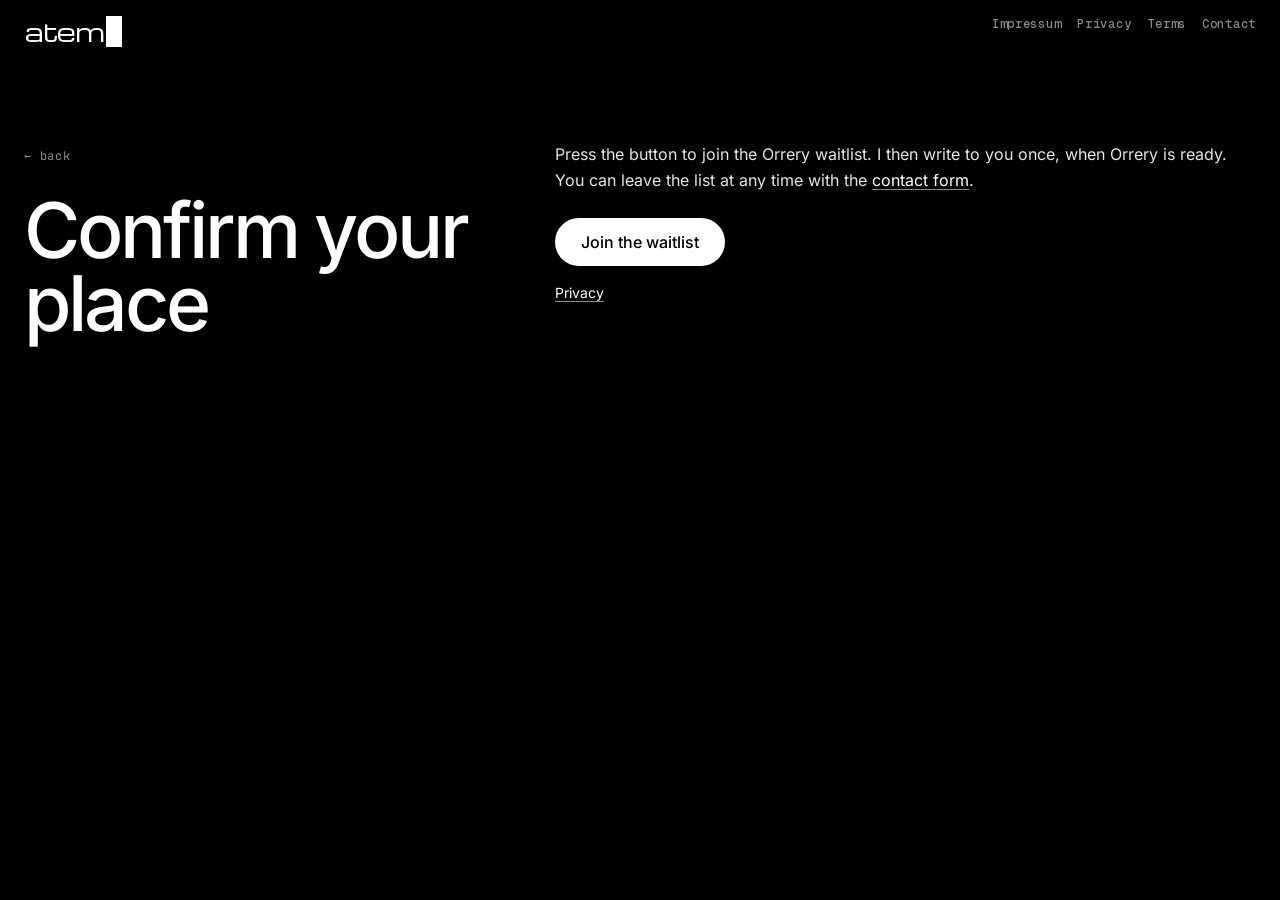
<file: confirm.html>
<!DOCTYPE html>
<html lang="en">
<head>
<meta charset="utf-8">
<meta name="viewport" content="width=device-width, initial-scale=1">
<title>Confirm · ATEM</title>
<meta name="robots" content="noindex">
<meta name="referrer" content="no-referrer">
<meta name="theme-color" content="#000000">
<link rel="icon" href="/favicon.ico?v=3" sizes="32x32">
<link rel="icon" href="/favicon.svg?v=3" type="image/svg+xml">
<link rel="apple-touch-icon" href="/apple-touch-icon.png?v=3">
<link rel="manifest" href="/site.webmanifest">
<link rel="stylesheet" href="/kit/src/fonts.css?v=0.1.1">
<link rel="stylesheet" href="/kit/src/name.css?v=0.1.1">
<link rel="stylesheet" href="/legal.css?v=6">
</head>
<body>
<header><a class="name" href="/" aria-label="ATEM, home"><span class="lab" aria-hidden="true">atem</span><span class="slash" aria-hidden="true"></span></a><nav aria-label="Legal"><a href="/impressum">Impressum</a><a href="/privacy">Privacy</a><a href="/terms">Terms</a><a href="/contact">Contact</a></nav></header>
<main>
  <div class="intro"><a class="back" href="/">← back</a><h1>Confirm your place</h1></div>
  <div class="text">
  <p>Press the button to join the Orrery waitlist. I then write to you once, when Orrery is ready. You can leave the list at any time with the <a href="/contact?topic=privacy">contact form</a>.</p>
  <form data-confirm><button type="submit">Join the waitlist</button><p data-note role="status"><a href="/privacy">Privacy</a></p></form>
  </div>
</main>
<script>
  const local = location.hostname === '127.0.0.1' && new URLSearchParams(location.search).get('endpoint');
  const ENDPOINT = local || 'https://europe-west1-north-star-db.cloudfunctions.net/confirmWaitlist';
  const [id, token] = location.hash.slice(1).split('.');
  const form = document.querySelector('[data-confirm]'), note = form.querySelector('[data-note]'), button = form.querySelector('button');
  form.addEventListener('submit', async (e) => {
    e.preventDefault();
    button.disabled = true;
    note.textContent = 'Confirming…';
    try {
      const res = await fetch(ENDPOINT, { method: 'POST', headers: { 'Content-Type': 'application/json' }, body: JSON.stringify({ id, token }) });
      const data = await res.json().catch(() => ({}));
      if (!res.ok) throw new Error(data.error || 'Something went wrong. Try again.');
      button.hidden = true;
      note.dataset.state = 'ok';
      note.textContent = "You're on the list.";
      history.replaceState(null, '', location.pathname);
    } catch (err) {
      button.disabled = false;
      note.dataset.state = 'error';
      note.textContent = err instanceof TypeError ? "Couldn't reach us. Try again." : err.message;
    }
  });
</script>
</body>
</html>
</file>
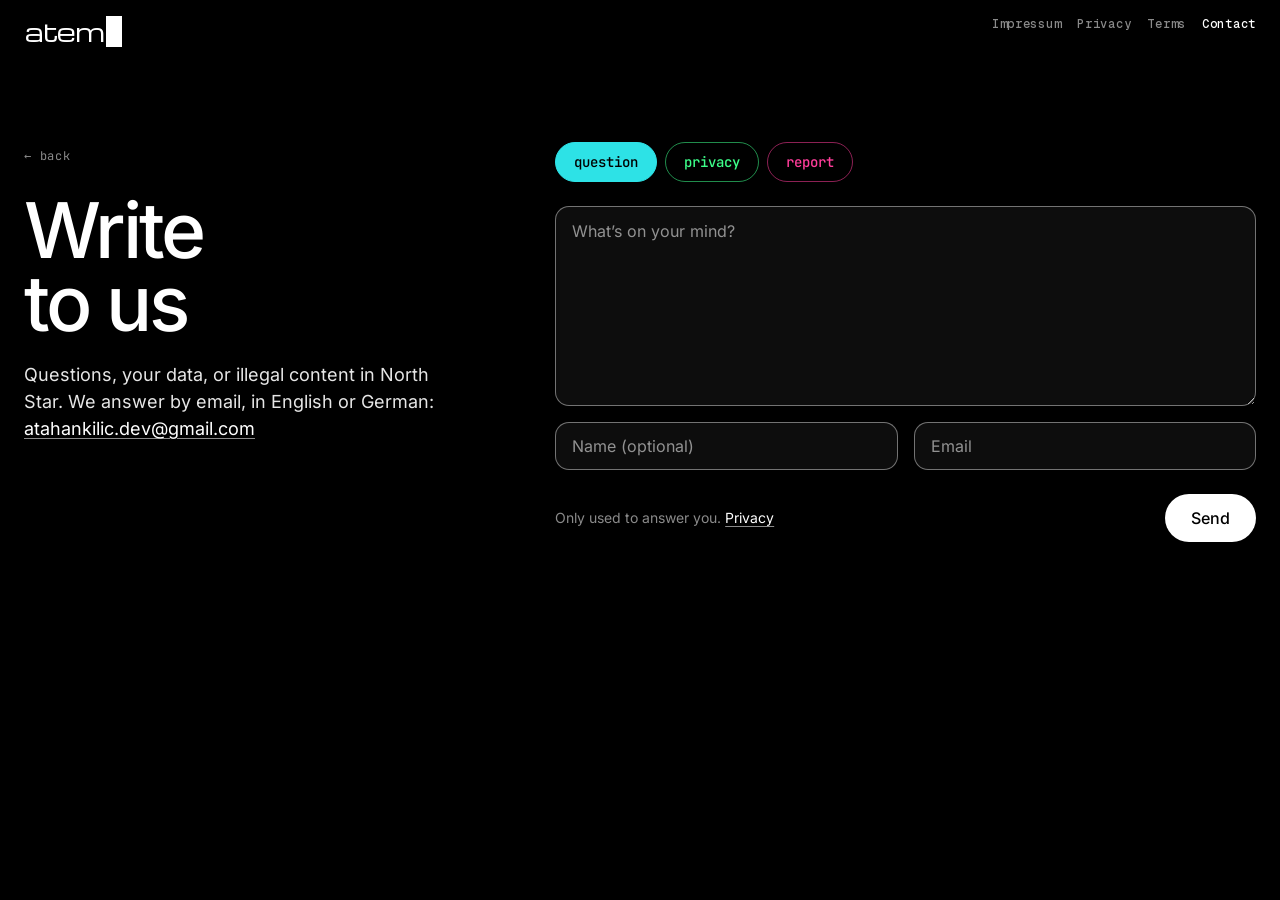
<file: contact.html>
<!DOCTYPE html><html lang="en"><head><meta charset="utf-8"><meta name="viewport" content="width=device-width, initial-scale=1"><meta name="robots" content="noindex">
<meta name="referrer" content="no-referrer">
<meta name="theme-color" content="#000000"><title>Contact · ATEM</title>
<link rel="icon" href="/favicon.ico?v=3" sizes="32x32">
<link rel="icon" href="/favicon.svg?v=3" type="image/svg+xml">
<link rel="apple-touch-icon" href="/apple-touch-icon.png?v=3">
<link rel="manifest" href="/site.webmanifest">
<link rel="stylesheet" href="/kit/src/fonts.css?v=0.1.1">
<link rel="stylesheet" href="/kit/src/name.css?v=0.1.1">
<link rel="stylesheet" href="/legal.css?v=6">
</head><body>
<header><a class="name" href="/" aria-label="ATEM, home"><span class="lab" aria-hidden="true">atem</span><span class="slash" aria-hidden="true"></span></a><nav aria-label="Legal"><a href="/impressum">Impressum</a><a href="/privacy">Privacy</a><a href="/terms">Terms</a><a href="/contact" aria-current="page">Contact</a></nav></header>
<main><div class="intro"><a class="back" href="/">← back</a><h1>Write<br>to us</h1><p>Questions, your data, or illegal content in North Star. We answer by email, in English or German: <a href="mailto:atahankilic.dev@gmail.com">atahankilic.dev@gmail.com</a></p></div><form class="contact" novalidate>
<div class="top" role="radiogroup" aria-label="What is it about?"><label class="t"><input type="radio" name="topic" value="question" checked><span>question</span></label><label class="t"><input type="radio" name="topic" value="privacy"><span>privacy</span></label><label class="t"><input type="radio" name="topic" value="report"><span>report</span></label></div>
<textarea name="message" aria-label="Your message" placeholder="What’s on your mind?" maxlength="5000"></textarea>
<input class="place" name="link" data-report hidden aria-label="Where the content is" placeholder="Where is it? Its address or workspace">
<div class="meta"><input name="name" autocomplete="name" aria-label="Your name" placeholder="Name"><input type="email" name="email" autocomplete="email" aria-label="Your email" placeholder="Email"></div>
<label class="check" data-report hidden><input type="checkbox" name="goodFaith"> I believe in good faith that this report is accurate and complete.</label>
<input hidden name="website" tabindex="-1" autocomplete="off" aria-hidden="true">
<div class="end"><p data-note role="status">Only used to answer you. <a href="/privacy">Privacy</a></p><button>Send</button></div></form></main>
<script>window.onTopic = (t) => { document.querySelector('[name=message]').placeholder = { question: 'What’s on your mind?', privacy: 'What should we show, correct or delete?', report: 'What is it, and why is it illegal?' }[t]; document.querySelector('[name=name]').placeholder = t === 'report' ? 'Name' : 'Name (optional)'; };
const form = document.querySelector('form'), note = form.querySelector('[data-note]'), send = form.querySelector('button');
const TOPICS = ['question', 'privacy', 'report'];
const topic = () => form.querySelector('[name=topic]:checked').value;
const show = () => { const t = topic(); document.body.dataset.topic = t;
  for (const el of document.querySelectorAll('[data-report]')) el.hidden = t !== 'report';
  for (const el of document.querySelectorAll('[data-for]')) el.hidden = !el.dataset.for.split(' ').includes(t); window.onTopic && onTopic(t); };
const asked = new URLSearchParams(location.search).get('topic'); if (TOPICS.includes(asked)) form.querySelector(`[value=${asked}]`).checked = true;
form.addEventListener('change', (e) => e.target.name === 'topic' && show()); setTimeout(show);
const local = location.hostname === '127.0.0.1' && new URLSearchParams(location.search).get('endpoint');
const ENDPOINT = local || 'https://europe-west1-north-star-db.cloudfunctions.net/contact';
form.addEventListener('submit', async (e) => {
  e.preventDefault();
  const f = form.elements, report = topic() === 'report';
  send.disabled = true;
  note.dataset.state = '';
  note.textContent = 'Sending…';
  try {
    const res = await fetch(ENDPOINT, { method: 'POST', headers: { 'Content-Type': 'application/json' }, body: JSON.stringify({ topic: topic(), name: f.namedItem('name').value, email: f.email.value, link: report ? f.link.value : '', message: f.message.value, goodFaith: report && f.goodFaith.checked, website: f.website.value }) });
    const data = await res.json().catch(() => ({}));
    if (!res.ok) throw new Error(data.error || 'Something went wrong. Try again.');
    form.reset();
    show();
    note.dataset.state = 'ok';
    note.textContent = report ? 'Received. We look at it and write to you with the decision.' : 'Sent. We answer by email.';
  } catch (err) {
    note.dataset.state = 'error';
    note.textContent = err instanceof TypeError ? "Couldn't reach us. Try again." : err.message;
  } finally {
    send.disabled = false;
  }
});
</script></body></html>
</file>
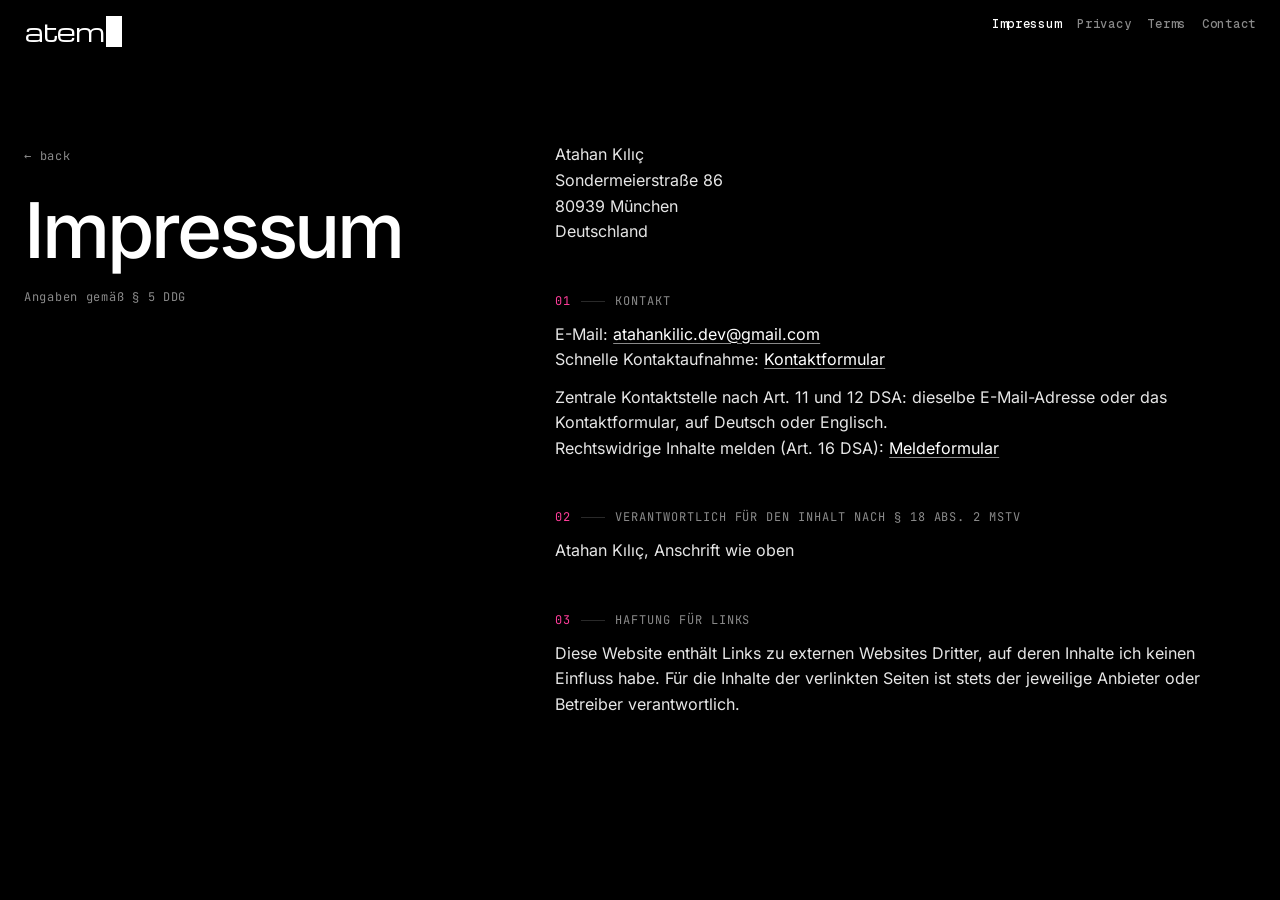
<file: impressum.html>
<!DOCTYPE html>
<html lang="de">
<head>
<meta charset="utf-8">
<meta name="viewport" content="width=device-width, initial-scale=1">
<title>Impressum · ATEM</title>
<meta name="robots" content="noindex">
<meta name="theme-color" content="#000000">
<link rel="icon" href="/favicon.ico?v=3" sizes="32x32">
<link rel="icon" href="/favicon.svg?v=3" type="image/svg+xml">
<link rel="apple-touch-icon" href="/apple-touch-icon.png?v=3">
<link rel="manifest" href="/site.webmanifest">
<link rel="stylesheet" href="/kit/src/fonts.css?v=0.1.1">
<link rel="stylesheet" href="/kit/src/name.css?v=0.1.1">
<link rel="stylesheet" href="/legal.css?v=6">
</head>
<body>
<header><a class="name" href="/" aria-label="ATEM, home"><span class="lab" aria-hidden="true">atem</span><span class="slash" aria-hidden="true"></span></a><nav aria-label="Legal"><a href="/impressum" aria-current="page">Impressum</a><a href="/privacy">Privacy</a><a href="/terms">Terms</a><a href="/contact">Contact</a></nav></header>
<main>
  <div class="intro"><a class="back" href="/">← back</a><h1>Impressum</h1><p class="sub">Angaben gemäß § 5 DDG</p></div>
  <div class="text">

  <address>
    Atahan Kılıç<br>
    Sondermeierstraße 86<br>
    80939 München<br>
    Deutschland
  </address>

  <h2><b>01</b><i></i>Kontakt</h2>
  <p>E-Mail: <a href="mailto:atahankilic.dev@gmail.com">atahankilic.dev@gmail.com</a><br>
  Schnelle Kontaktaufnahme: <a href="/contact">Kontaktformular</a></p>
  <p>Zentrale Kontaktstelle nach Art. 11 und 12 DSA: dieselbe E-Mail-Adresse oder das Kontaktformular, auf Deutsch oder Englisch.<br>
  Rechtswidrige Inhalte melden (Art. 16 DSA): <a href="/contact?topic=report">Meldeformular</a></p>

  <h2><b>02</b><i></i>Verantwortlich für den Inhalt nach § 18 Abs. 2 MStV</h2>
  <p>Atahan Kılıç, Anschrift wie oben</p>

  <h2><b>03</b><i></i>Haftung für Links</h2>
  <p>Diese Website enthält Links zu externen Websites Dritter, auf deren Inhalte ich keinen Einfluss habe. Für die Inhalte der verlinkten Seiten ist stets der jeweilige Anbieter oder Betreiber verantwortlich.</p>

  </div>
</main>
</body>
</html>
</file>
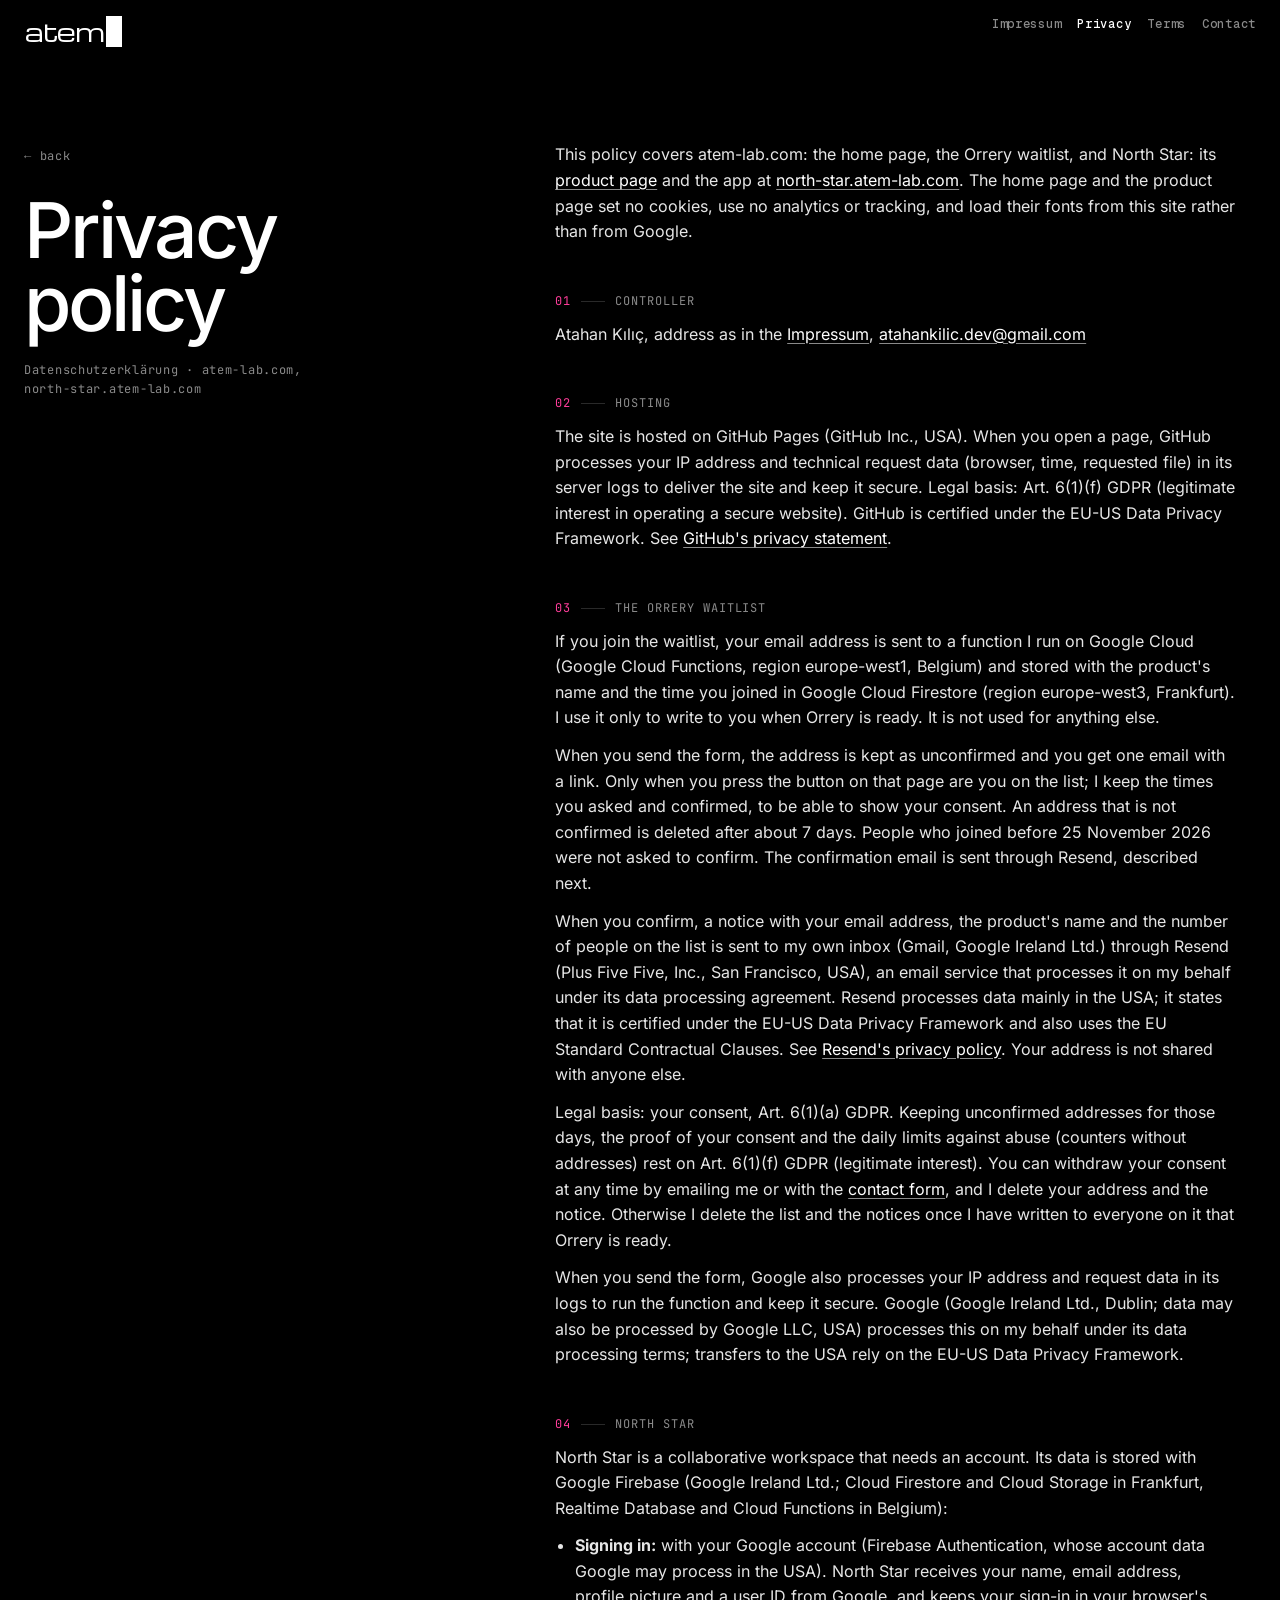
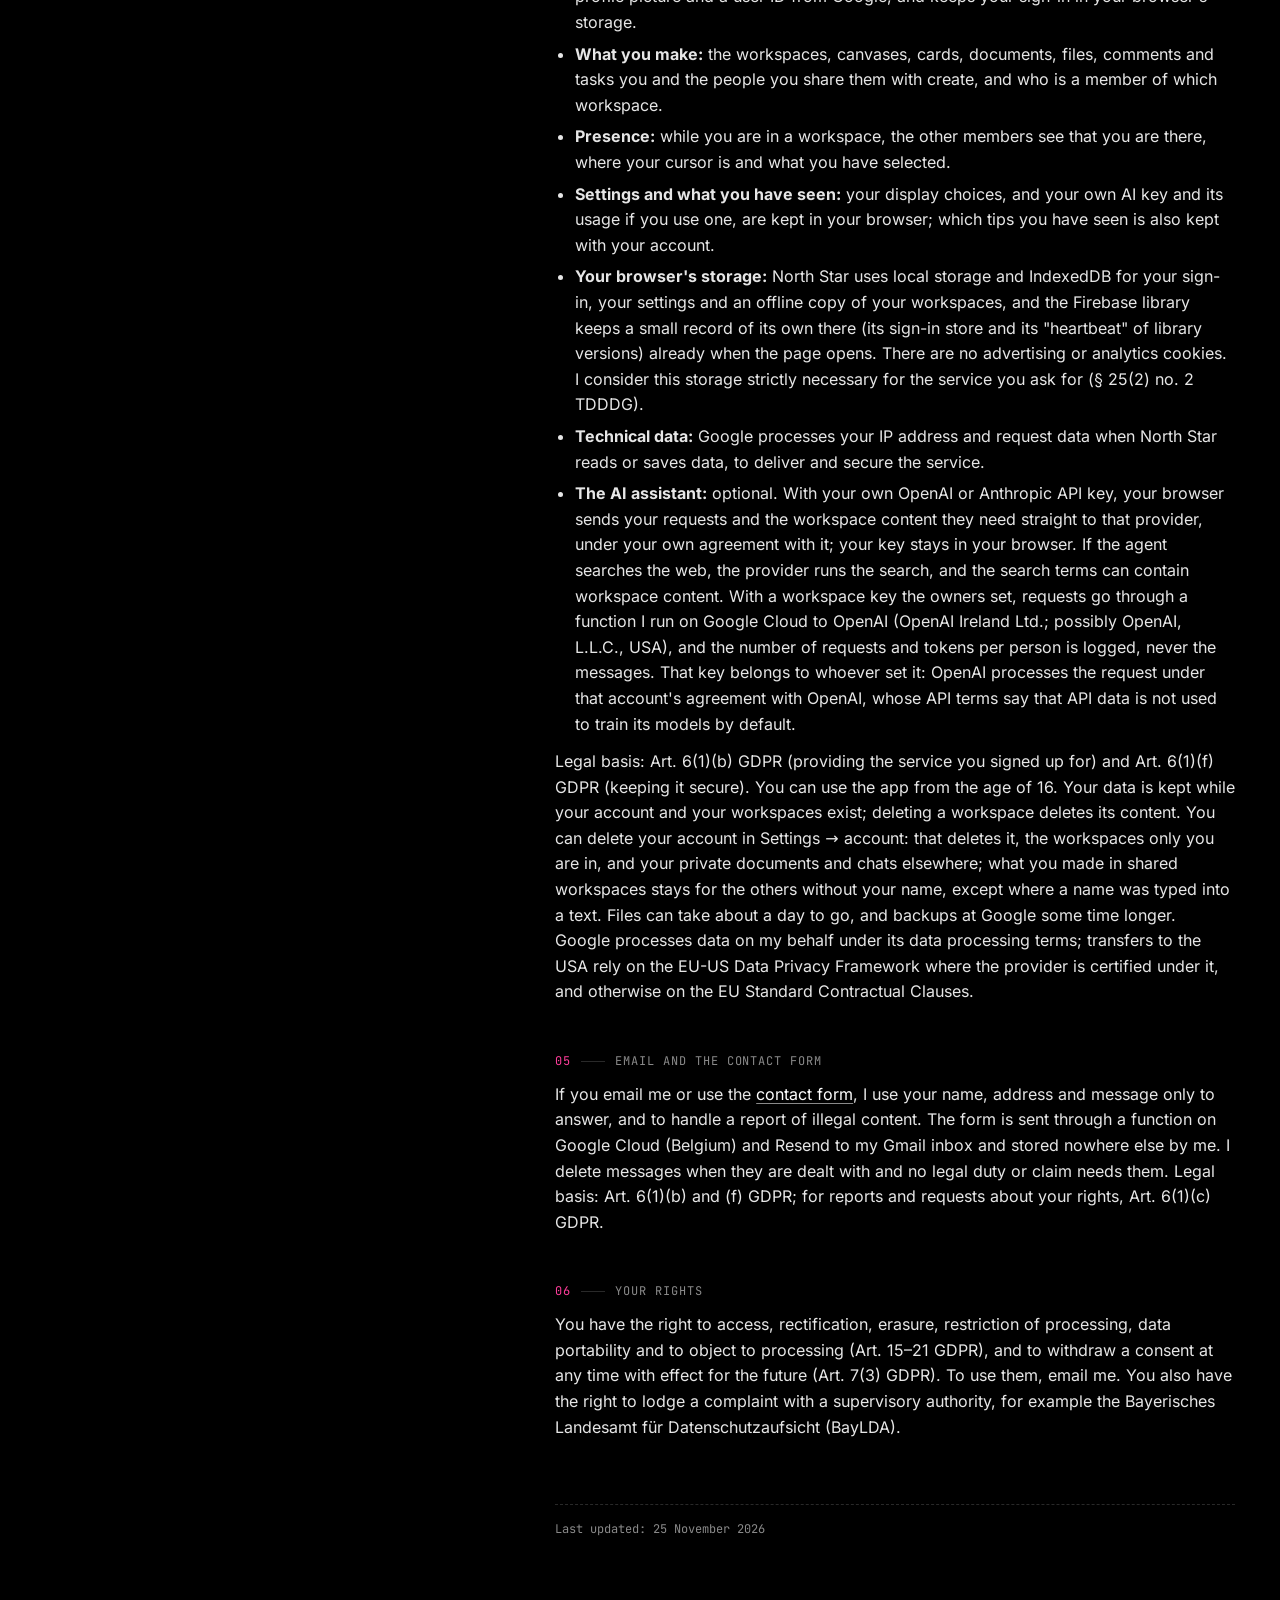
<file: privacy.html>
<!DOCTYPE html>
<html lang="en">
<head>
<meta charset="utf-8">
<meta name="viewport" content="width=device-width, initial-scale=1">
<title>Privacy · ATEM</title>
<meta name="robots" content="noindex">
<meta name="theme-color" content="#000000">
<link rel="icon" href="/favicon.ico?v=3" sizes="32x32">
<link rel="icon" href="/favicon.svg?v=3" type="image/svg+xml">
<link rel="apple-touch-icon" href="/apple-touch-icon.png?v=3">
<link rel="manifest" href="/site.webmanifest">
<link rel="stylesheet" href="/kit/src/fonts.css?v=0.1.1">
<link rel="stylesheet" href="/kit/src/name.css?v=0.1.1">
<link rel="stylesheet" href="/legal.css?v=6">
</head>
<body>
<header><a class="name" href="/" aria-label="ATEM, home"><span class="lab" aria-hidden="true">atem</span><span class="slash" aria-hidden="true"></span></a><nav aria-label="Legal"><a href="/impressum">Impressum</a><a href="/privacy" aria-current="page">Privacy</a><a href="/terms">Terms</a><a href="/contact">Contact</a></nav></header>
<main>
  <div class="intro"><a class="back" href="/">← back</a><h1>Privacy policy</h1><p class="sub">Datenschutzerklärung · atem-lab.com, north-star.atem-lab.com</p></div>
  <div class="text">

  <p>This policy covers atem-lab.com: the home page, the Orrery waitlist, and North Star: its <a href="/north-star/">product page</a> and the app at <a href="https://north-star.atem-lab.com/">north-star.atem-lab.com</a>. The home page and the product page set no cookies, use no analytics or tracking, and load their fonts from this site rather than from Google.</p>

  <h2><b>01</b><i></i>Controller</h2>
  <p>Atahan Kılıç, address as in the <a href="/impressum">Impressum</a>, <a href="mailto:atahankilic.dev@gmail.com">atahankilic.dev@gmail.com</a></p>

  <h2><b>02</b><i></i>Hosting</h2>
  <p>The site is hosted on GitHub Pages (GitHub Inc., USA). When you open a page, GitHub processes your IP address and technical request data (browser, time, requested file) in its server logs to deliver the site and keep it secure. Legal basis: Art. 6(1)(f) GDPR (legitimate interest in operating a secure website). GitHub is certified under the EU-US Data Privacy Framework. See <a href="https://docs.github.com/en/site-policy/privacy-policies/github-general-privacy-statement" rel="noopener">GitHub's privacy statement</a>.</p>

  <h2><b>03</b><i></i>The Orrery waitlist</h2>
  <p>If you join the waitlist, your email address is sent to a function I run on Google Cloud (Google Cloud Functions, region europe-west1, Belgium) and stored with the product's name and the time you joined in Google Cloud Firestore (region europe-west3, Frankfurt). I use it only to write to you when Orrery is ready. It is not used for anything else.</p>
  <p>When you send the form, the address is kept as unconfirmed and you get one email with a link. Only when you press the button on that page are you on the list; I keep the times you asked and confirmed, to be able to show your consent. An address that is not confirmed is deleted after about 7 days. People who joined before 25 November 2026 were not asked to confirm. The confirmation email is sent through Resend, described next.</p>
  <p>When you confirm, a notice with your email address, the product's name and the number of people on the list is sent to my own inbox (Gmail, Google Ireland Ltd.) through Resend (Plus Five Five, Inc., San Francisco, USA), an email service that processes it on my behalf under its data processing agreement. Resend processes data mainly in the USA; it states that it is certified under the EU-US Data Privacy Framework and also uses the EU Standard Contractual Clauses. See <a href="https://resend.com/legal/privacy-policy" rel="noopener">Resend's privacy policy</a>. Your address is not shared with anyone else.</p>
  <p>Legal basis: your consent, Art. 6(1)(a) GDPR. Keeping unconfirmed addresses for those days, the proof of your consent and the daily limits against abuse (counters without addresses) rest on Art. 6(1)(f) GDPR (legitimate interest). You can withdraw your consent at any time by emailing me or with the <a href="/contact?topic=privacy">contact form</a>, and I delete your address and the notice. Otherwise I delete the list and the notices once I have written to everyone on it that Orrery is ready.</p>
  <p>When you send the form, Google also processes your IP address and request data in its logs to run the function and keep it secure. Google (Google Ireland Ltd., Dublin; data may also be processed by Google LLC, USA) processes this on my behalf under its data processing terms; transfers to the USA rely on the EU-US Data Privacy Framework.</p>

  <h2><b>04</b><i></i>North Star</h2>
  <p>North Star is a collaborative workspace that needs an account. Its data is stored with Google Firebase (Google Ireland Ltd.; Cloud Firestore and Cloud Storage in Frankfurt, Realtime Database and Cloud Functions in Belgium):</p>
  <ul>
    <li><strong>Signing in:</strong> with your Google account (Firebase Authentication, whose account data Google may process in the USA). North Star receives your name, email address, profile picture and a user ID from Google, and keeps your sign-in in your browser's storage.</li>
    <li><strong>What you make:</strong> the workspaces, canvases, cards, documents, files, comments and tasks you and the people you share them with create, and who is a member of which workspace.</li>
    <li><strong>Presence:</strong> while you are in a workspace, the other members see that you are there, where your cursor is and what you have selected.</li>
    <li><strong>Settings and what you have seen:</strong> your display choices, and your own AI key and its usage if you use one, are kept in your browser; which tips you have seen is also kept with your account.</li>
    <li><strong>Your browser's storage:</strong> North Star uses local storage and IndexedDB for your sign-in, your settings and an offline copy of your workspaces, and the Firebase library keeps a small record of its own there (its sign-in store and its "heartbeat" of library versions) already when the page opens. There are no advertising or analytics cookies. I consider this storage strictly necessary for the service you ask for (§ 25(2) no. 2 TDDDG).</li>
    <li><strong>Technical data:</strong> Google processes your IP address and request data when North Star reads or saves data, to deliver and secure the service.</li>
    <li><strong>The AI assistant:</strong> optional. With your own OpenAI or Anthropic API key, your browser sends your requests and the workspace content they need straight to that provider, under your own agreement with it; your key stays in your browser. If the agent searches the web, the provider runs the search, and the search terms can contain workspace content. With a workspace key the owners set, requests go through a function I run on Google Cloud to OpenAI (OpenAI Ireland Ltd.; possibly OpenAI, L.L.C., USA), and the number of requests and tokens per person is logged, never the messages. That key belongs to whoever set it: OpenAI processes the request under that account's agreement with OpenAI, whose API terms say that API data is not used to train its models by default.</li>
  </ul>
  <p>Legal basis: Art. 6(1)(b) GDPR (providing the service you signed up for) and Art. 6(1)(f) GDPR (keeping it secure). You can use the app from the age of 16. Your data is kept while your account and your workspaces exist; deleting a workspace deletes its content. You can delete your account in Settings → account: that deletes it, the workspaces only you are in, and your private documents and chats elsewhere; what you made in shared workspaces stays for the others without your name, except where a name was typed into a text. Files can take about a day to go, and backups at Google some time longer. Google processes data on my behalf under its data processing terms; transfers to the USA rely on the EU-US Data Privacy Framework where the provider is certified under it, and otherwise on the EU Standard Contractual Clauses.</p>

  <h2><b>05</b><i></i>Email and the contact form</h2>
  <p>If you email me or use the <a href="/contact">contact form</a>, I use your name, address and message only to answer, and to handle a report of illegal content. The form is sent through a function on Google Cloud (Belgium) and Resend to my Gmail inbox and stored nowhere else by me. I delete messages when they are dealt with and no legal duty or claim needs them. Legal basis: Art. 6(1)(b) and (f) GDPR; for reports and requests about your rights, Art. 6(1)(c) GDPR.</p>

  <h2><b>06</b><i></i>Your rights</h2>
  <p>You have the right to access, rectification, erasure, restriction of processing, data portability and to object to processing (Art. 15–21 GDPR), and to withdraw a consent at any time with effect for the future (Art. 7(3) GDPR). To use them, email me. You also have the right to lodge a complaint with a supervisory authority, for example the Bayerisches Landesamt für Datenschutzaufsicht (BayLDA).</p>

  <p class="foot">Last updated: 25 November 2026</p>
  </div>
</main>
</body>
</html>
</file>
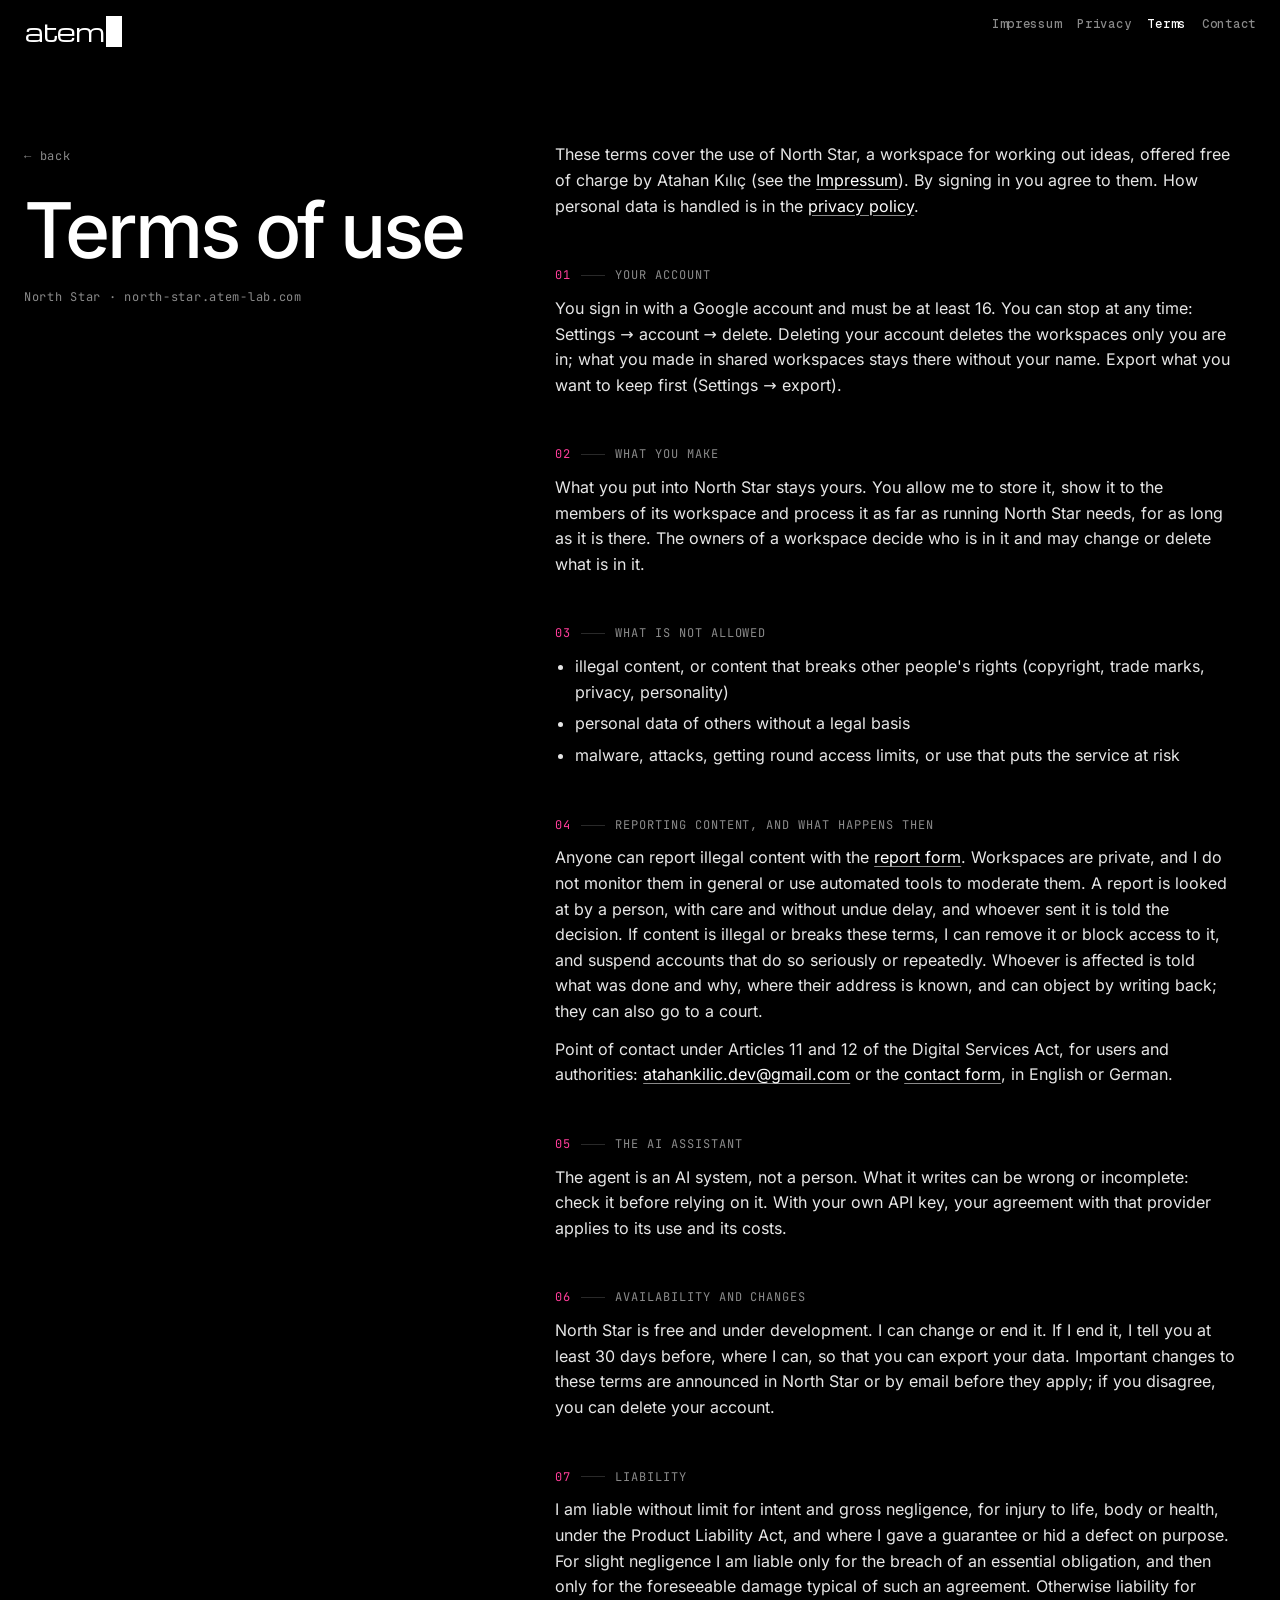
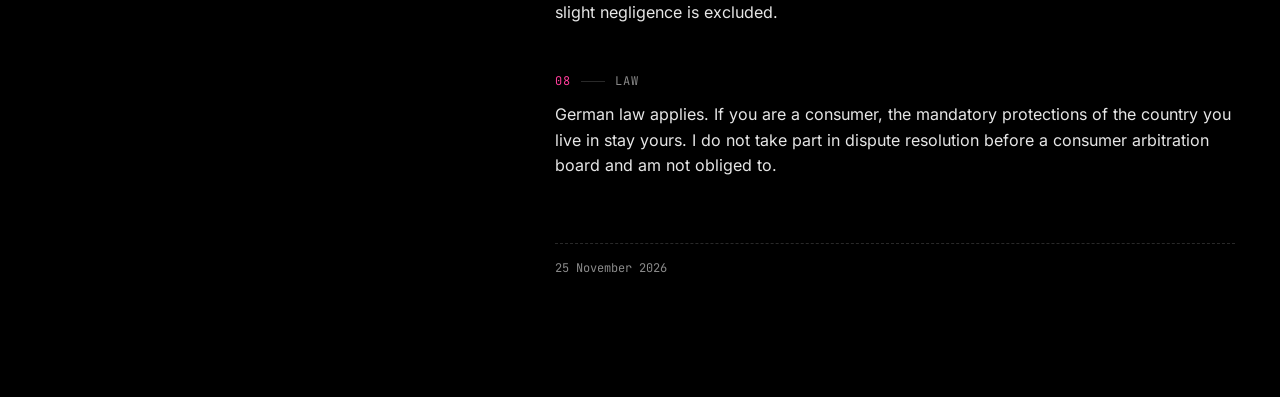
<file: terms.html>
<!DOCTYPE html>
<html lang="en">
<head>
<meta charset="utf-8">
<meta name="viewport" content="width=device-width, initial-scale=1">
<title>Terms · ATEM</title>
<meta name="robots" content="noindex">
<meta name="referrer" content="no-referrer">
<meta name="theme-color" content="#000000">
<link rel="icon" href="/favicon.ico?v=3" sizes="32x32">
<link rel="icon" href="/favicon.svg?v=3" type="image/svg+xml">
<link rel="apple-touch-icon" href="/apple-touch-icon.png?v=3">
<link rel="manifest" href="/site.webmanifest">
<link rel="stylesheet" href="/kit/src/fonts.css?v=0.1.1">
<link rel="stylesheet" href="/kit/src/name.css?v=0.1.1">
<link rel="stylesheet" href="/legal.css?v=6">
</head>
<body>
<header><a class="name" href="/" aria-label="ATEM, home"><span class="lab" aria-hidden="true">atem</span><span class="slash" aria-hidden="true"></span></a><nav aria-label="Legal"><a href="/impressum">Impressum</a><a href="/privacy">Privacy</a><a href="/terms" aria-current="page">Terms</a><a href="/contact">Contact</a></nav></header>
<main>
  <div class="intro"><a class="back" href="/">← back</a><h1>Terms of use</h1><p class="sub">North Star · north-star.atem-lab.com</p></div>
  <div class="text">

  <p>These terms cover the use of North Star, a workspace for working out ideas, offered free of charge by Atahan Kılıç (see the <a href="/impressum">Impressum</a>). By signing in you agree to them. How personal data is handled is in the <a href="/privacy">privacy policy</a>.</p>

  <h2><b>01</b><i></i>Your account</h2>
  <p>You sign in with a Google account and must be at least 16. You can stop at any time: Settings → account → delete. Deleting your account deletes the workspaces only you are in; what you made in shared workspaces stays there without your name. Export what you want to keep first (Settings → export).</p>

  <h2><b>02</b><i></i>What you make</h2>
  <p>What you put into North Star stays yours. You allow me to store it, show it to the members of its workspace and process it as far as running North Star needs, for as long as it is there. The owners of a workspace decide who is in it and may change or delete what is in it.</p>

  <h2><b>03</b><i></i>What is not allowed</h2>
  <ul>
    <li>illegal content, or content that breaks other people's rights (copyright, trade marks, privacy, personality)</li>
    <li>personal data of others without a legal basis</li>
    <li>malware, attacks, getting round access limits, or use that puts the service at risk</li>
  </ul>

  <h2><b>04</b><i></i>Reporting content, and what happens then</h2>
  <p>Anyone can report illegal content with the <a href="/contact?topic=report">report form</a>. Workspaces are private, and I do not monitor them in general or use automated tools to moderate them. A report is looked at by a person, with care and without undue delay, and whoever sent it is told the decision. If content is illegal or breaks these terms, I can remove it or block access to it, and suspend accounts that do so seriously or repeatedly. Whoever is affected is told what was done and why, where their address is known, and can object by writing back; they can also go to a court.</p>
  <p>Point of contact under Articles 11 and 12 of the Digital Services Act, for users and authorities: <a href="mailto:atahankilic.dev@gmail.com">atahankilic.dev@gmail.com</a> or the <a href="/contact">contact form</a>, in English or German.</p>

  <h2><b>05</b><i></i>The AI assistant</h2>
  <p>The agent is an AI system, not a person. What it writes can be wrong or incomplete: check it before relying on it. With your own API key, your agreement with that provider applies to its use and its costs.</p>

  <h2><b>06</b><i></i>Availability and changes</h2>
  <p>North Star is free and under development. I can change or end it. If I end it, I tell you at least 30 days before, where I can, so that you can export your data. Important changes to these terms are announced in North Star or by email before they apply; if you disagree, you can delete your account.</p>

  <h2><b>07</b><i></i>Liability</h2>
  <p>I am liable without limit for intent and gross negligence, for injury to life, body or health, under the Product Liability Act, and where I gave a guarantee or hid a defect on purpose. For slight negligence I am liable only for the breach of an essential obligation, and then only for the foreseeable damage typical of such an agreement. Otherwise liability for slight negligence is excluded.</p>

  <h2><b>08</b><i></i>Law</h2>
  <p>German law applies. If you are a consumer, the mandatory protections of the country you live in stay yours. I do not take part in dispute resolution before a consumer arbitration board and am not obliged to.</p>

  <p class="foot">25 November 2026</p>
  </div>
</main>
</body>
</html>
</file>
<file: kit/src/fonts.css>
/* ATEM's faces, self-hosted (SIL OFL 1.1, fonts/LICENSE-*.txt). Load from the same origin: no third party sees a visit.
   Michroma: the name. JetBrains Mono: code, labels, the cursor's metrics. Inter: text. Geist Mono: small labels.
   Major Mono Display: Orrery's name. */
@font-face { font-family: 'Michroma'; src: url('../fonts/michroma.woff2') format('woff2'); font-display: swap; }
@font-face { font-family: 'JetBrains Mono'; src: url('../fonts/jetbrains-mono.woff2') format('woff2'); font-weight: 100 800; font-display: swap; }
@font-face { font-family: 'Inter'; src: url('../fonts/inter.woff2') format('woff2'); font-weight: 100 900; font-display: swap; }
@font-face { font-family: 'Geist Mono'; src: url('../fonts/geist-mono.woff2') format('woff2'); font-weight: 500; font-display: swap; }
@font-face { font-family: 'Major Mono Display'; src: url('../fonts/major-mono-display.woff2') format('woff2'); font-display: swap; }
</file>
<file: kit/src/name.css>
/* The name in HTML: atem in Michroma and a blinking block cursor (1:2, a terminal cell). On a product's page, a slash and
   the product before the cursor, in its own face and colour: data-of="ns" (North Star) or data-of="g" (Orrery).
   Needs fonts.css (Michroma, JetBrains Mono, Major Mono Display).

   <a class="name" href="/"><span class="lab">atem</span><span class="slash"></span></a>
   <a class="name" data-of="ns" href="/"><span class="lab">atem</span><span class="slash"></span><span class="of">North Star</span></a> */
.name { display: inline-flex; align-items: baseline; font: 500 clamp(24px, 2.37vw, 45px)/1 'JetBrains Mono', ui-monospace, monospace; color: #fff; text-decoration: none; white-space: nowrap; }
.name .lab { font: 400 0.82em/1.22 'Michroma', sans-serif; letter-spacing: -0.04em; }
.name .slash { position: relative; width: 0.56em; height: 0; }
.name .slash::before { content: ''; position: absolute; left: calc(50% - 0.05em); top: -0.893em; width: 0.1em; height: 1.045em; background: currentColor; transform: rotate(16deg); }
.name:not([data-of]) .slash { display: none; }
.name[data-of] .lab { color: #8a8a8a; transition: color 120ms; }
.name[data-of]:hover .lab { color: #fff; }
.name[data-of=ns] { --tone: #2de2e6; }
.name[data-of=g] { --tone: #e8264f; }
.name[data-of] .slash, .name[data-of] .of { color: var(--tone); }
.name[data-of=ns] .of { font: 400 1em/0 'JetBrains Mono', ui-monospace, monospace; letter-spacing: -0.045em; white-space: pre; }
.name[data-of=g] .of { font: 400 0.9em/0 'Major Mono Display', ui-monospace, monospace; text-transform: lowercase; white-space: pre; }
/* The block cursor. */
.name::after { content: ''; position: relative; top: 0.18em; width: 0.52em; height: 1.04em; margin: -1.04em 0 0 0.06em; background: var(--tone, currentColor); animation: name-blink 1.1s infinite; }
@keyframes name-blink { 0%, 54.9% { opacity: 1; } 55%, 100% { opacity: 0; } }
@media (max-width: 360px) { .name { font-size: 20px; } }
/* The name inside a line of words. */
.brand { font-family: 'Michroma', sans-serif; font-size: 0.86em; letter-spacing: -0.04em; }
</file>
<file: legal.css>
/* Impressum, privacy, terms, contact, the waitlist's confirmation and the 404: the home page's faces and colours. The
   title large at the left (it stays while the text scrolls), what there is to read or fill in at the right. */
@font-face { font-family: 'JetBrains Mono'; src: url('/kit/fonts/jetbrains-mono.woff2') format('woff2'); font-weight: 100 800; font-display: swap; }
@font-face { font-family: 'Inter'; src: url('/kit/fonts/inter.woff2') format('woff2'); font-weight: 100 900; font-display: swap; }
:root {
  color-scheme: dark;
  --fg: #e6e6e6; --dim: #8a8a8a; --strong: #fff; --line: rgba(255, 255, 255, 0.16); --magenta: #ff3d9a; --cyan: #2de2e6; --green: #3dff8a;
  --mono: 'JetBrains Mono', ui-monospace, Menlo, monospace;
  --sans: 'Inter', system-ui, sans-serif;
}
::selection { background: var(--cyan); color: #000; }
* { box-sizing: border-box; }
html, body { margin: 0; background: #000; color: var(--fg); font: 400 16px/1.6 var(--sans); -webkit-font-smoothing: antialiased; }
body { min-height: 100svh; padding: 16px 24px 24px; }
[hidden] { display: none !important; }
header { display: flex; justify-content: space-between; align-items: flex-start; gap: 16px; }
nav { display: flex; flex-wrap: wrap; justify-content: flex-end; gap: 6px 16px; font: 500 12px/1.4 'Geist Mono', var(--mono); letter-spacing: 0.06em; }
nav a, .back { color: var(--dim); text-decoration: none; }
nav a:hover, .back:hover, nav [aria-current] { color: var(--strong); }
main { display: grid; grid-template-columns: minmax(0, 4fr) minmax(0, 6fr); gap: 64px; align-items: start; max-width: 1240px; margin: 0 auto; padding: 96px 0; }
.intro { position: sticky; top: 48px; }
.back { display: inline-block; margin-bottom: 24px; padding: 6px 0; font: 400 12px/1.4 var(--mono); letter-spacing: 0.06em; }
h1 { margin: 0 0 20px; font: 500 clamp(44px, 6vw, 88px)/0.95 var(--sans); letter-spacing: -0.04em; color: var(--strong); }
.intro p { margin: 0; max-width: 24em; font-size: 18px; line-height: 1.5; }
.intro .sub { font: 400 12px/1.6 var(--mono); letter-spacing: 0.06em; color: var(--dim); }
.text { max-width: 680px; }
.text > :first-child { margin-top: 0; }
/* Sections as North Star numbers them: `01 ── NAME`, the number magenta. */
h2 { display: flex; align-items: center; gap: 10px; margin: 48px 0 12px; font: 400 12px/1.4 var(--mono); letter-spacing: 0.08em; text-transform: uppercase; color: var(--dim); }
h2 b { color: var(--magenta); font-weight: 400; }
h2 i { flex: none; width: 24px; height: 1px; background: var(--line); }
p, ul { margin: 0 0 12px; }
ul { padding-left: 20px; }
li { margin-bottom: 6px; }
a { color: var(--strong); text-decoration: underline; text-decoration-color: var(--dim); text-underline-offset: 3px; }
main a { overflow-wrap: anywhere; }
a:hover { text-decoration-color: var(--cyan); }
a:focus-visible, button:focus-visible, .check input:focus-visible { outline: 2px solid var(--cyan); outline-offset: 3px; }
address { font-style: normal; }
.foot { margin: 64px 0 0; padding-top: 16px; border-top: 1px dashed var(--line); font: 400 12px/1.4 var(--mono); color: var(--dim); }

/* The contact form and the waitlist's confirmation: the home page's white pill, one look for every field. */
form { display: grid; gap: 16px; justify-items: start; }
button { position: relative; height: 48px; padding: 0 26px; border: 0; border-radius: 999px; background: #fff; color: #000; font: 500 16px/1 var(--sans); cursor: pointer; isolation: isolate; overflow: hidden; transition: transform 70ms; }
button::before { content: ''; position: absolute; inset: 0; z-index: -1; background: var(--cyan); transform: scaleX(0); transform-origin: left; transition: transform 400ms cubic-bezier(0.16, 1, 0.3, 1); }
button:hover::before, button:focus-visible::before { transform: scaleX(1); }
button:active { transform: scale(0.97); }
button:disabled { opacity: 0.5; cursor: default; }
button:disabled::before { display: none; }
[data-note] { margin: 0; font-size: 14px; color: var(--dim); }
[data-note][data-state=ok] { color: var(--cyan); }
[data-note][data-state=error] { color: var(--magenta); }
.text form { margin-top: 24px; }
.contact { justify-items: stretch; }
/* Choice chips: each its own colour, the chosen one filled. */
.top { display: flex; flex-wrap: wrap; gap: 8px; margin-bottom: 8px; }
.t { position: relative; cursor: pointer; }
.t input { position: absolute; inset: 0; width: 100%; height: 100%; margin: 0; opacity: 0; cursor: pointer; }
.t span { display: flex; align-items: center; height: 40px; padding: 0 18px; border-radius: 999px; border: 1px solid color-mix(in srgb, var(--c) 55%, transparent); font: 500 14px/1 var(--mono); color: var(--c); transition: background 250ms, color 250ms; }
.t:has([value=question]) { --c: var(--cyan); }
.t:has([value=privacy]) { --c: var(--green); }
.t:has([value=report]) { --c: var(--magenta); }
.t:hover span { background: color-mix(in srgb, var(--c) 16%, transparent); }
.t input:checked + span { background: var(--c); border-color: var(--c); color: #000; }
.t input:focus-visible + span { outline: 2px solid #fff; outline-offset: 2px; }
textarea, .place, .meta input { width: 100%; border: 1px solid rgba(255, 255, 255, 0.42); border-radius: 14px; background: rgba(255, 255, 255, 0.05); color: #fff; caret-color: var(--cyan); padding: 0 16px; font: 400 16px/1.5 var(--sans); outline: none; transition: border-color 200ms, box-shadow 200ms; }
.place, .meta input { height: 48px; }
textarea { min-height: 200px; padding: 12px 16px; resize: vertical; }
textarea:focus, .place:focus, .meta input:focus { border-color: var(--cyan); box-shadow: 0 0 0 1px var(--cyan); }
::placeholder { color: rgba(255, 255, 255, 0.55); opacity: 1; }
.meta { display: grid; grid-template-columns: 1fr 1fr; gap: 16px; }
.check { display: flex; gap: 12px; align-items: flex-start; font-size: 15px; }
.check input { appearance: none; flex: none; width: 20px; height: 20px; margin: 2px 0 0; border: 1px solid rgba(255, 255, 255, 0.5); border-radius: 6px; display: grid; place-items: center; cursor: pointer; }
.check input:checked { background: var(--cyan); border-color: var(--cyan); }
.check input:checked::after { content: ''; width: 5px; height: 10px; border: solid #000; border-width: 0 2px 2px 0; transform: translateY(-1px) rotate(45deg); }
.end { display: flex; align-items: center; justify-content: space-between; gap: 20px; margin-top: 8px; }

@media (max-width: 860px) {
  main { grid-template-columns: minmax(0, 1fr); gap: 40px; padding: 48px 0 64px; }
  .intro { position: static; }
  .meta { grid-template-columns: 1fr; }
}
@media (max-width: 760px) { body { padding: 16px; } }
@media (max-width: 420px) { nav { gap: 6px 12px; letter-spacing: 0.02em; } }
</file>
